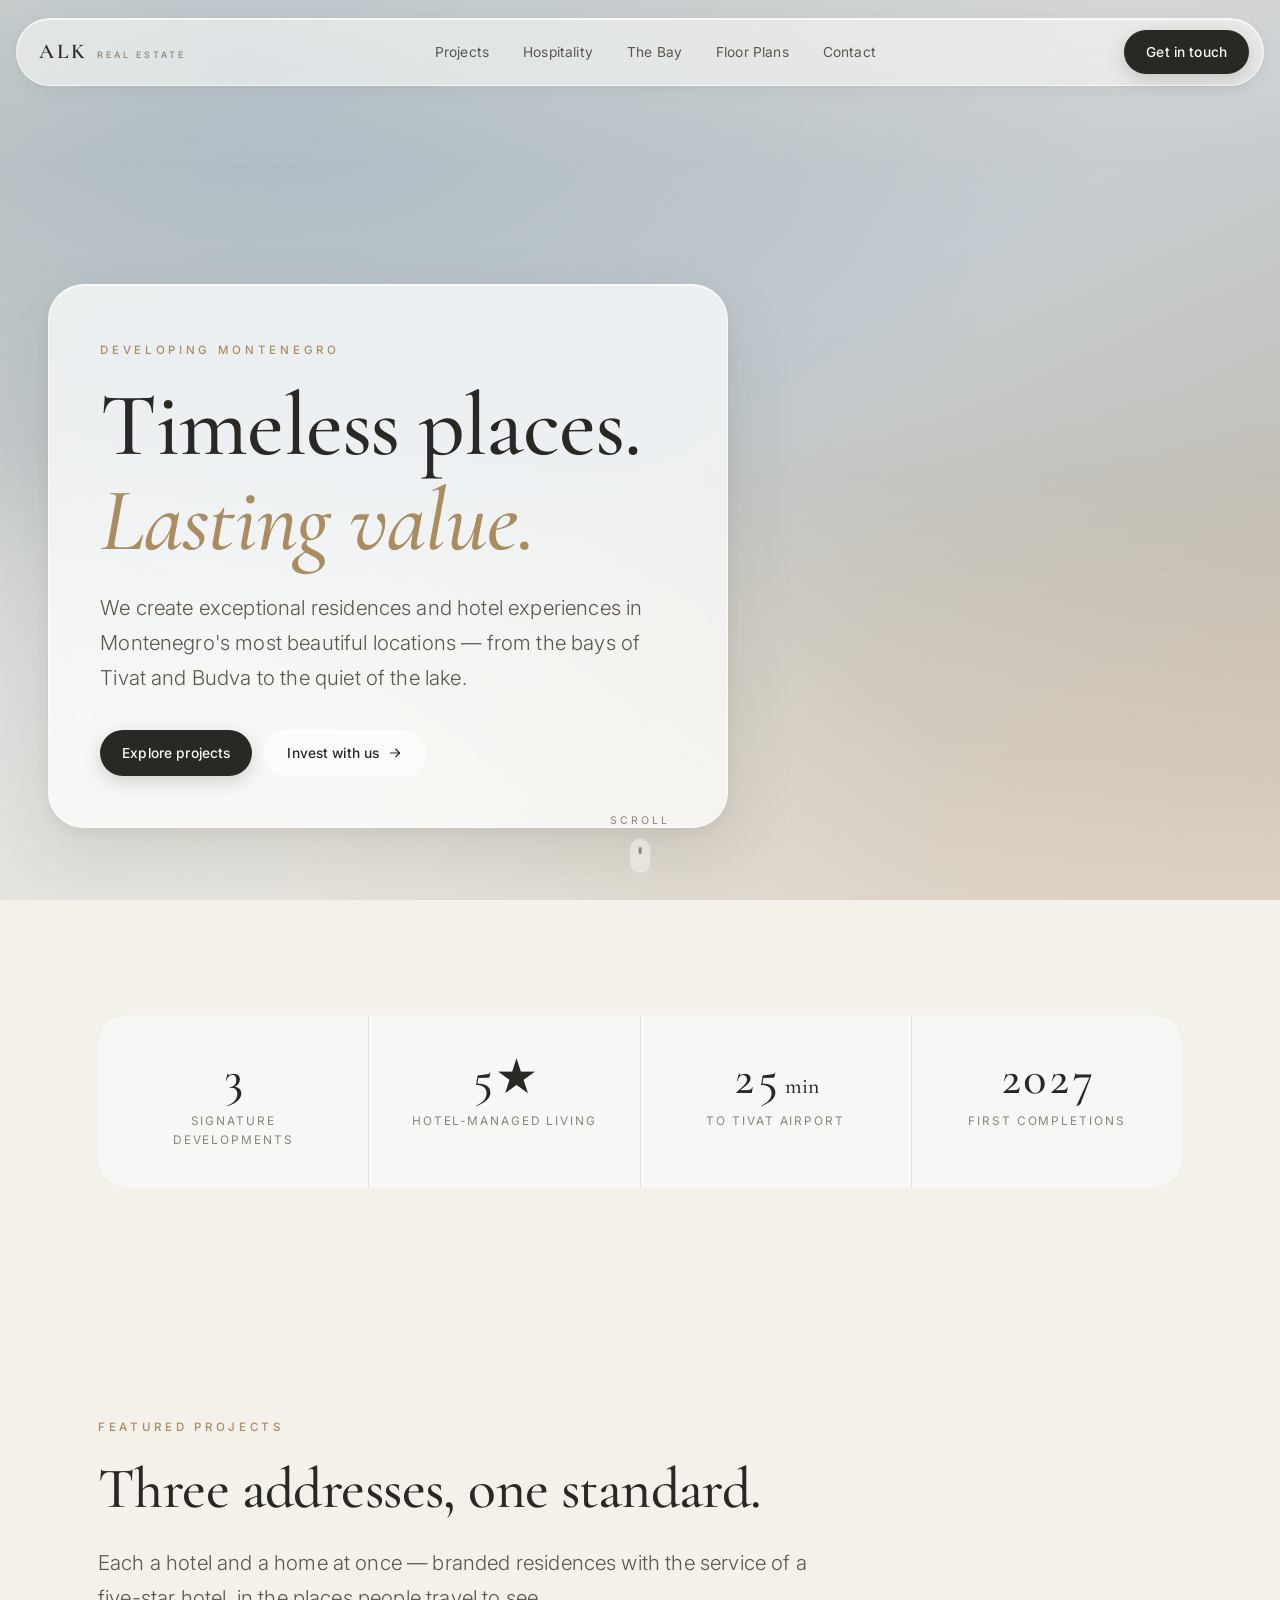
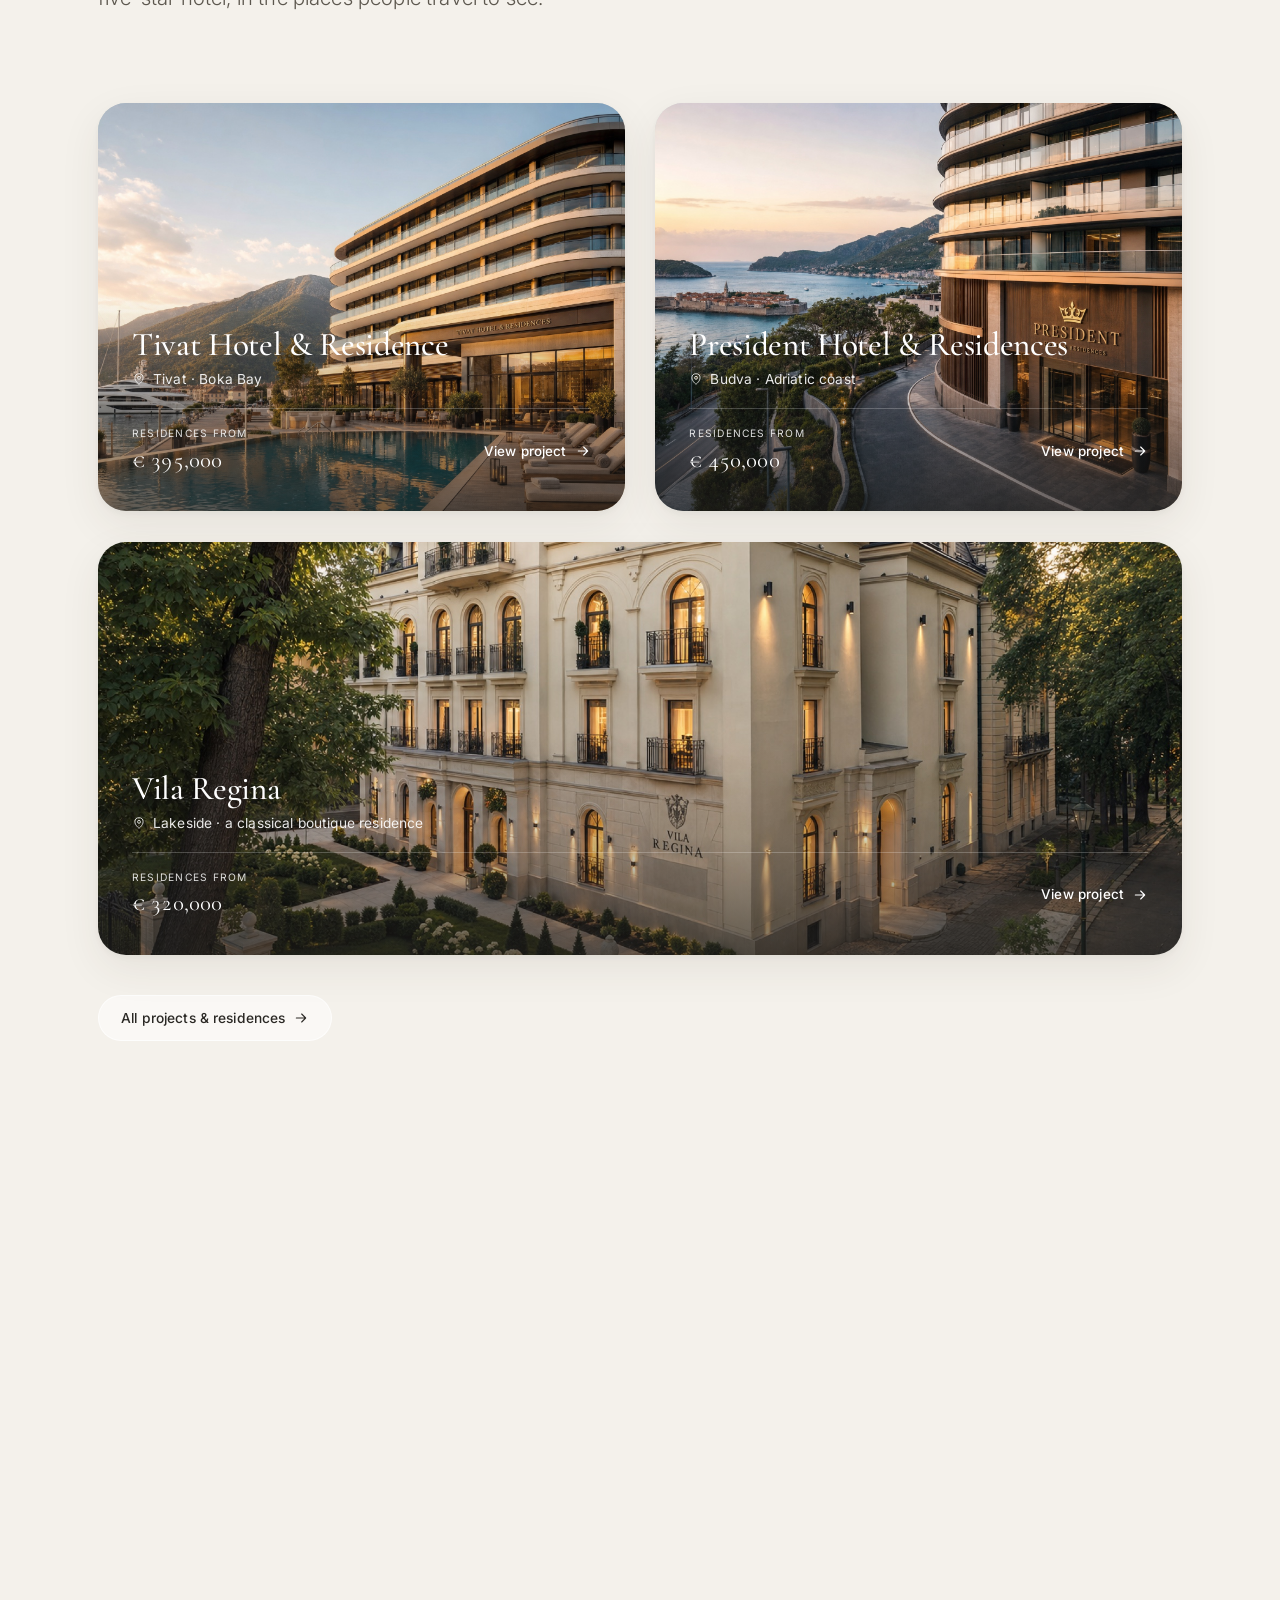
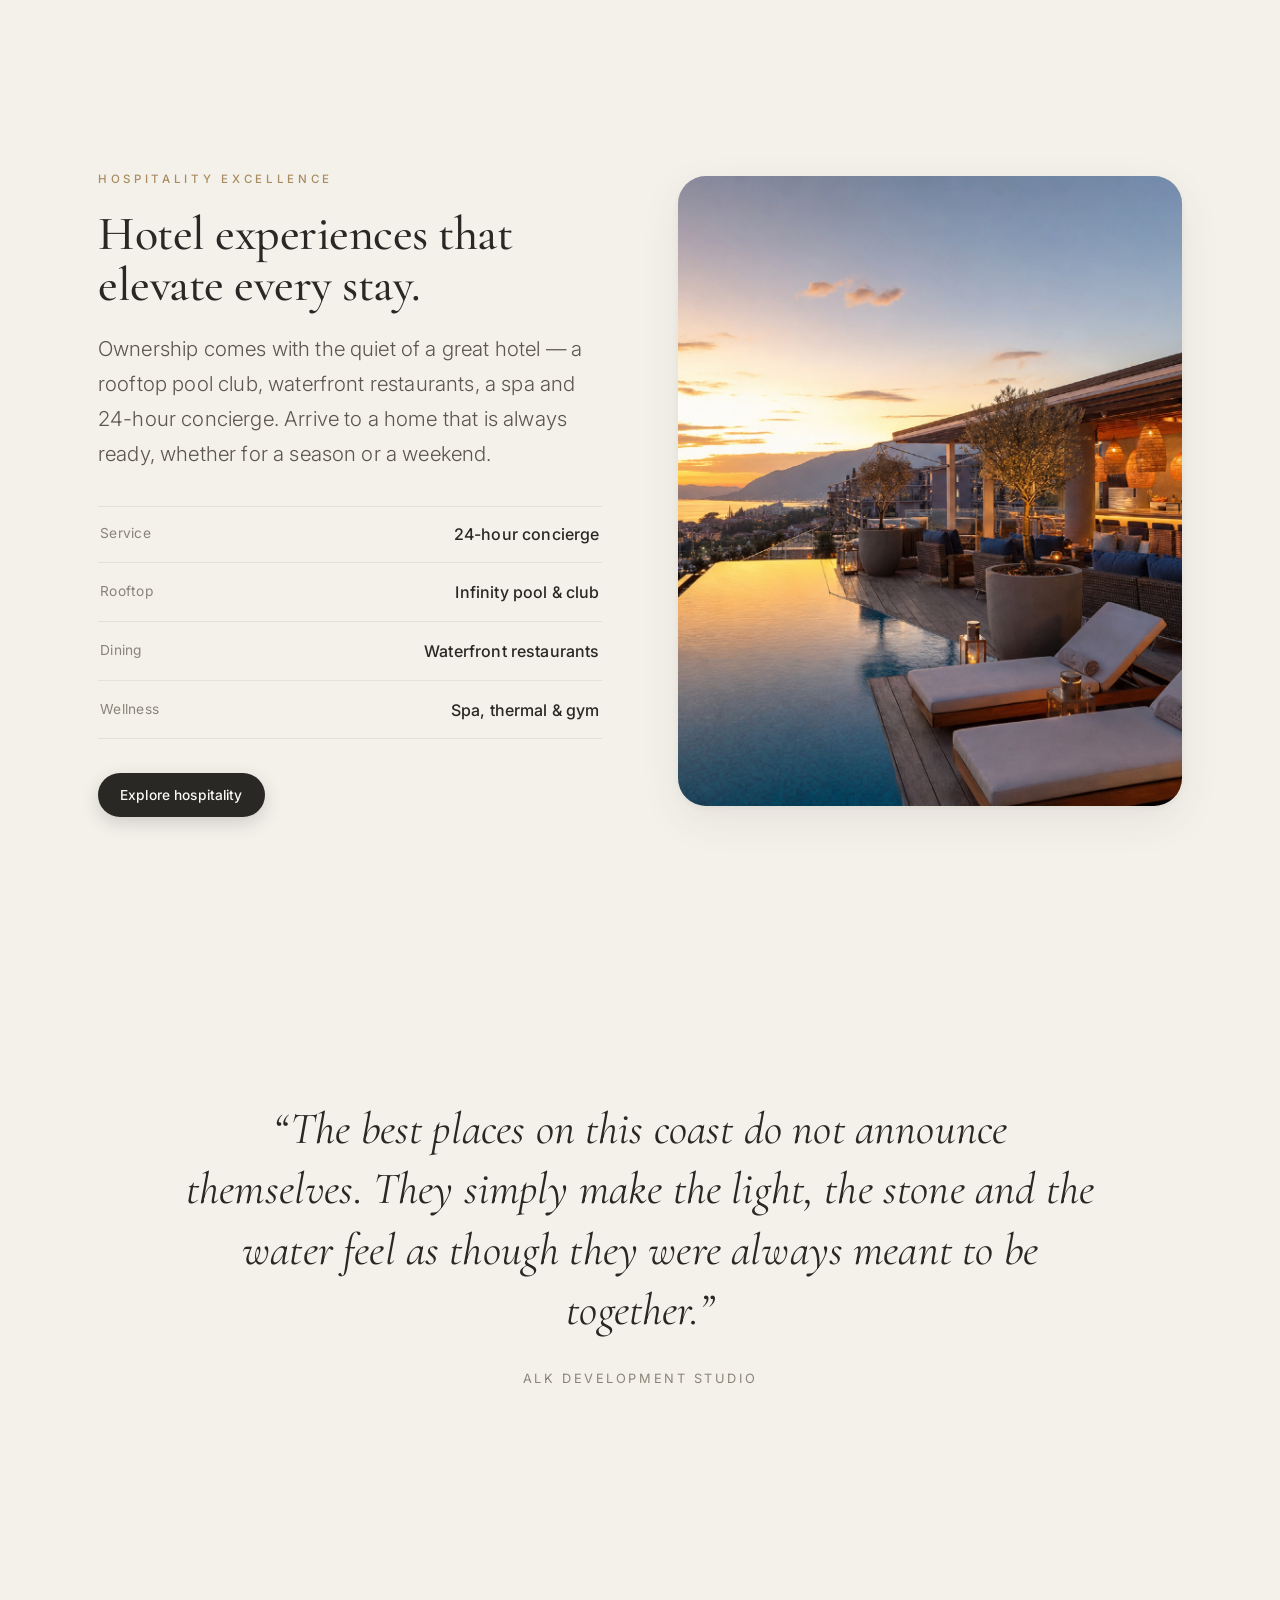
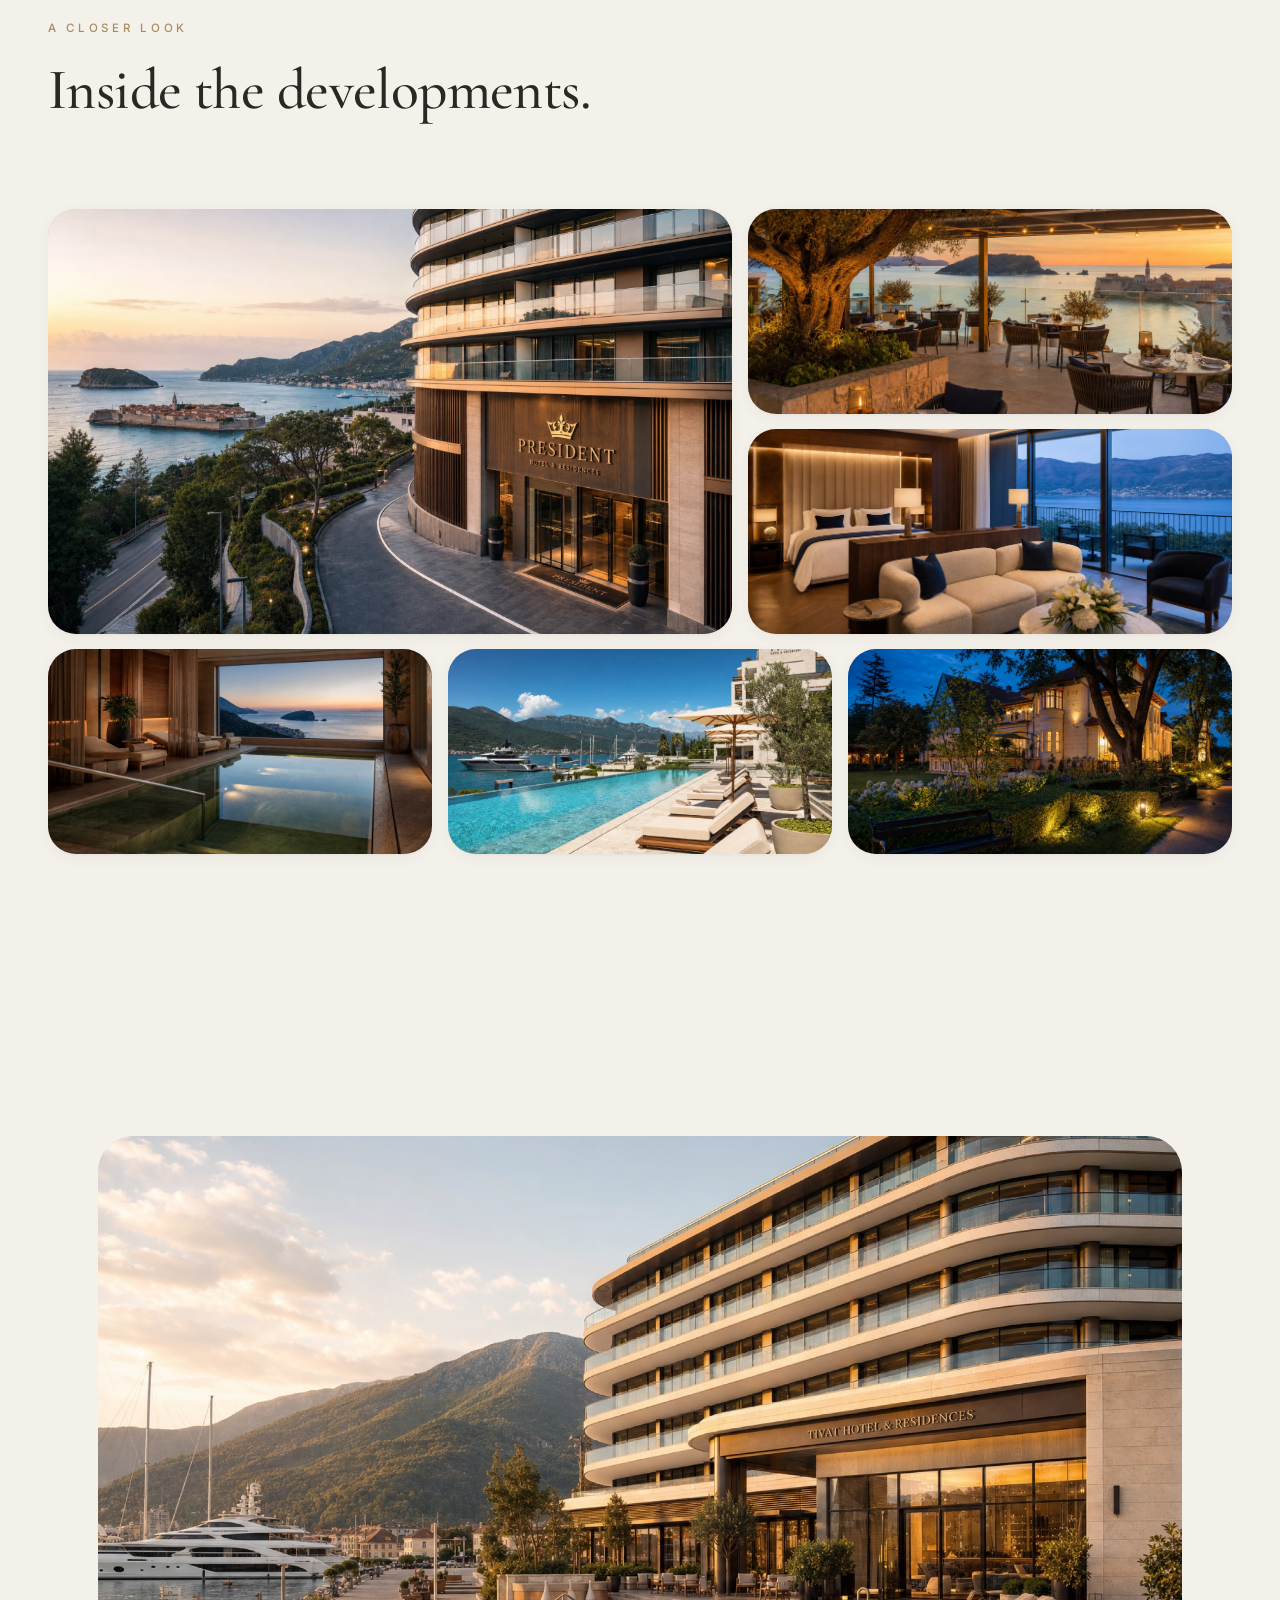
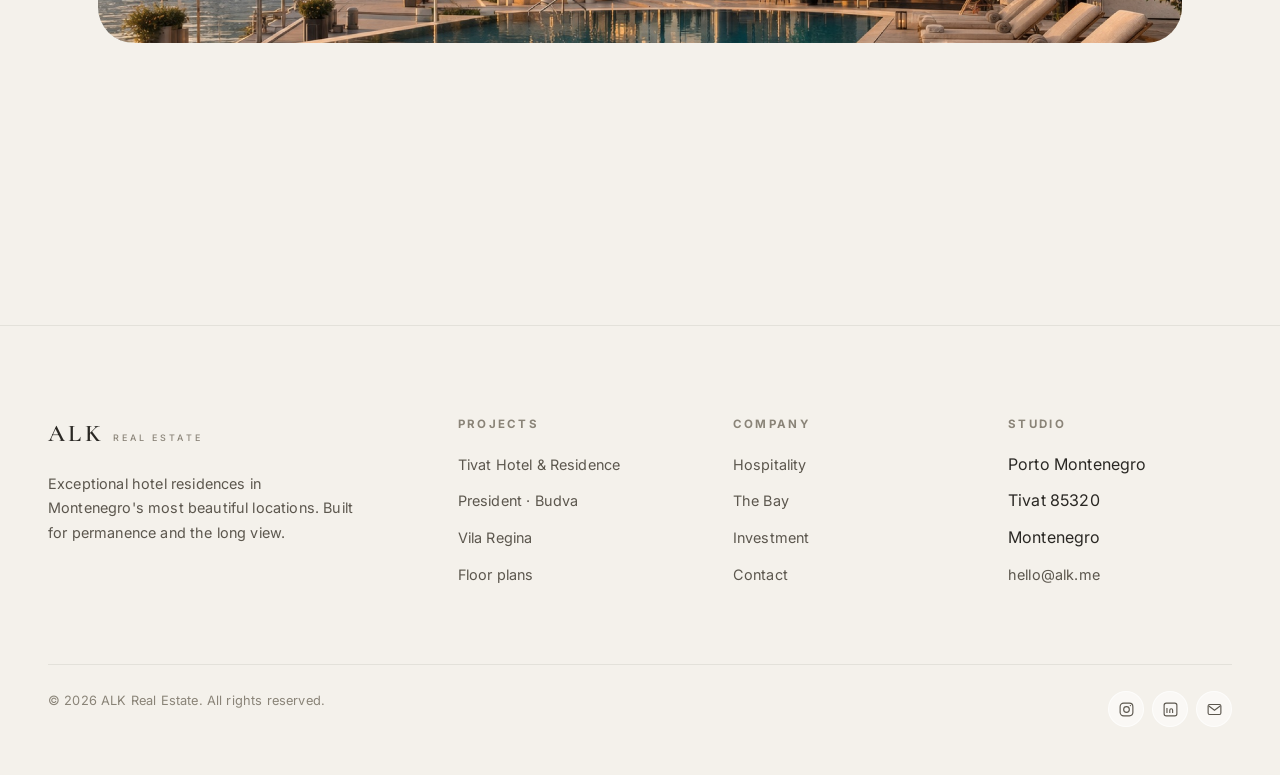
<file: index.html>
<!DOCTYPE html>
<html lang="en">
<head>
<meta charset="UTF-8">
<meta name="viewport" content="width=device-width, initial-scale=1">
<meta name="description" content="ALK Real Estate — exceptional hotel residences in Montenegro's most beautiful locations. Tivat, Budva & Vila Regina. Timeless places, lasting value.">
<title>ALK Real Estate — Timeless Places. Lasting Value.</title>
<link rel="preconnect" href="https://fonts.googleapis.com">
<link rel="preconnect" href="https://fonts.gstatic.com" crossorigin>
<link rel="stylesheet" href="assets/css/style.css">
</head>
<body>

<!-- ============ NAV ============ -->
<header class="nav" id="nav">
  <div class="nav-inner">
    <a class="brand" href="index.html" aria-label="ALK Real Estate home">ALK <span class="sub">Real&nbsp;Estate</span></a>
    <nav class="nav-links" aria-label="Primary">
      <a href="residences.html">Projects</a>
      <a href="hospitality.html">Hospitality</a>
      <a href="location.html">The&nbsp;Bay</a>
      <a href="residence.html">Floor&nbsp;Plans</a>
      <a href="contact.html">Contact</a>
    </nav>
    <a href="contact.html" class="btn-pill btn-primary nav-cta">Get in touch</a>
    <button class="nav-toggle" aria-label="Open menu" aria-expanded="false" aria-controls="mobileMenu">
      <svg viewBox="0 0 24 24" fill="none" stroke="currentColor" stroke-width="1.6"><path d="M4 7h16M4 12h16M4 17h16" stroke-linecap="round"/></svg>
    </button>
  </div>
</header>
<nav class="mobile-menu" id="mobileMenu" aria-label="Mobile">
  <a href="residences.html">Projects</a><a href="hospitality.html">Hospitality</a><a href="location.html">The Bay</a><a href="residence.html">Floor Plans</a><a href="contact.html">Contact</a>
</nav>

<!-- ============ HERO ============ -->
<section class="hero">
  <div class="hero-bg">
    <div class="ph"></div>
    <img src="assets/img/tivat-exterior.jpg" alt="Tivat Hotel &amp; Residences — waterfront façade, infinity pool and marina at golden hour on Boka Bay">
  </div>
  <div class="wrap-wide">
    <div class="hero-card glass-strong reveal in">
      <span class="eyebrow">Developing Montenegro</span>
      <h1 class="serif">Timeless places.<br><em>Lasting value.</em></h1>
      <p class="lede">We create exceptional residences and hotel experiences in Montenegro's most beautiful locations — from the bays of Tivat and Budva to the quiet of the lake.</p>
      <div class="hero-actions">
        <a href="residences.html" class="btn-pill btn-primary">Explore projects</a>
        <a href="contact.html" class="btn-pill btn-ghost">Invest with us
          <svg width="16" height="16" viewBox="0 0 24 24" fill="none" stroke="currentColor" stroke-width="1.6"><path d="M5 12h14M13 6l6 6-6 6" stroke-linecap="round" stroke-linejoin="round"/></svg>
        </a>
      </div>
    </div>
  </div>
  <div class="scroll-cue" aria-hidden="true"><span>Scroll</span><span class="dot"></span></div>
</section>

<!-- ============ TRUST STRIP ============ -->
<section class="section-pad-sm">
  <div class="wrap">
    <div class="stat-strip reveal">
      <div class="stat"><div class="num tabular">3</div><div class="lab">Signature developments</div></div>
      <div class="stat"><div class="num tabular">5★</div><div class="lab">Hotel-managed living</div></div>
      <div class="stat"><div class="num tabular">25<span style="font-size:.45em"> min</span></div><div class="lab">To Tivat airport</div></div>
      <div class="stat"><div class="num tabular">2027</div><div class="lab">First completions</div></div>
    </div>
  </div>
</section>

<!-- ============ FEATURED PROJECTS ============ -->
<section class="section-pad-sm">
  <div class="wrap">
    <div class="section-head reveal">
      <span class="eyebrow">Featured Projects</span>
      <h2 class="serif">Three addresses, one standard.</h2>
      <p class="lede">Each a hotel and a home at once — branded residences with the service of a five-star hotel, in the places people travel to see.</p>
    </div>
    <div class="dev-grid">

      <a href="residences.html#tivat" class="dev-card reveal">
        <span class="badge is-build"><span class="dot"></span>Under construction</span>
        <div class="frame"><div class="ph"></div>
          <img src="assets/img/tivat-exterior.jpg" alt="Tivat Hotel &amp; Residences façade above the marina" loading="lazy"></div>
        <div class="dev-body">
          <h3 class="serif">Tivat Hotel &amp; Residence</h3>
          <p class="dev-loc"><svg viewBox="0 0 24 24" fill="none" stroke="currentColor" stroke-width="1.5" width="14" height="14"><path d="M12 21s-7-5.2-7-11a7 7 0 0114 0c0 5.8-7 11-7 11z"/><circle cx="12" cy="10" r="2.5"/></svg> Tivat · Boka Bay</p>
          <div class="dev-foot"><span class="dev-price tabular"><small>Residences from</small>€ 395,000</span><span class="dev-go">View project <svg width="16" height="16" viewBox="0 0 24 24" fill="none" stroke="currentColor" stroke-width="1.7"><path d="M5 12h14M13 6l6 6-6 6" stroke-linecap="round" stroke-linejoin="round"/></svg></span></div>
        </div>
      </a>

      <a href="residences.html#president" class="dev-card reveal d1">
        <span class="badge is-new"><span class="dot"></span>Now selling</span>
        <div class="frame"><div class="ph ph-2"></div>
          <img src="assets/img/president-exterior.jpg" alt="President Hotel &amp; Residences Budva, overlooking the old town at golden hour" loading="lazy"></div>
        <div class="dev-body">
          <h3 class="serif">President Hotel &amp; Residences</h3>
          <p class="dev-loc"><svg viewBox="0 0 24 24" fill="none" stroke="currentColor" stroke-width="1.5" width="14" height="14"><path d="M12 21s-7-5.2-7-11a7 7 0 0114 0c0 5.8-7 11-7 11z"/><circle cx="12" cy="10" r="2.5"/></svg> Budva · Adriatic coast</p>
          <div class="dev-foot"><span class="dev-price tabular"><small>Residences from</small>€ 450,000</span><span class="dev-go">View project <svg width="16" height="16" viewBox="0 0 24 24" fill="none" stroke="currentColor" stroke-width="1.7"><path d="M5 12h14M13 6l6 6-6 6" stroke-linecap="round" stroke-linejoin="round"/></svg></span></div>
        </div>
      </a>

    </div>

    <!-- Vila Regina — modest third project -->
    <a href="residences.html#vila-regina" class="dev-card reveal" style="display:block;margin-top:clamp(20px,2.4vw,32px)">
      <span class="badge is-soon"><span class="dot"></span>Coming soon</span>
      <div class="frame" style="aspect-ratio:21/8"><div class="ph ph-3"></div>
        <img src="assets/img/vila-regina-exterior.jpg" alt="Vila Regina — a classical lakeside residence at dusk" loading="lazy"></div>
      <div class="dev-body">
        <h3 class="serif">Vila Regina</h3>
        <p class="dev-loc"><svg viewBox="0 0 24 24" fill="none" stroke="currentColor" stroke-width="1.5" width="14" height="14"><path d="M12 21s-7-5.2-7-11a7 7 0 0114 0c0 5.8-7 11-7 11z"/><circle cx="12" cy="10" r="2.5"/></svg> Lakeside · a classical boutique residence</p>
        <div class="dev-foot"><span class="dev-price tabular"><small>Residences from</small>€ 320,000</span><span class="dev-go">View project <svg width="16" height="16" viewBox="0 0 24 24" fill="none" stroke="currentColor" stroke-width="1.7"><path d="M5 12h14M13 6l6 6-6 6" stroke-linecap="round" stroke-linejoin="round"/></svg></span></div>
      </div>
    </a>

    <div style="margin-top:40px" class="reveal">
      <a href="residences.html" class="btn-pill btn-ghost">All projects &amp; residences
        <svg width="16" height="16" viewBox="0 0 24 24" fill="none" stroke="currentColor" stroke-width="1.6"><path d="M5 12h14M13 6l6 6-6 6" stroke-linecap="round" stroke-linejoin="round"/></svg>
      </a>
    </div>
  </div>
</section>

<!-- ============ WHY / FEATURE CHIPS ============ -->
<section class="section-pad-sm">
  <div class="wrap">
    <div class="feature-row reveal">
      <div class="feature-cell">
        <span class="ico"><svg viewBox="0 0 24 24" fill="none" stroke="currentColor" stroke-width="1.5"><path d="M12 21s-7-5.2-7-11a7 7 0 0114 0c0 5.8-7 11-7 11z"/><circle cx="12" cy="10" r="2.5"/></svg></span>
        <h4>Prime locations</h4><p>Waterfront and lakeside sites chosen for the view that lasts.</p>
      </div>
      <div class="feature-cell">
        <span class="ico"><svg viewBox="0 0 24 24" fill="none" stroke="currentColor" stroke-width="1.5"><path d="M3 21h18M5 21V8l7-4 7 4v13M9 21v-5h6v5"/></svg></span>
        <h4>Hotel &amp; lifestyle</h4><p>Concierge, spa, restaurants and a rooftop pool club — a home that runs itself.</p>
      </div>
      <div class="feature-cell">
        <span class="ico"><svg viewBox="0 0 24 24" fill="none" stroke="currentColor" stroke-width="1.5"><path d="M3 21V8l9-5 9 5v13M9 21v-6h6v6"/></svg></span>
        <h4>Designed to last</h4><p>Local stone, timeless interiors and architecture made to weather softly.</p>
      </div>
      <div class="feature-cell">
        <span class="ico"><svg viewBox="0 0 24 24" fill="none" stroke="currentColor" stroke-width="1.5"><path d="M4 19V5M4 19h16M8 16l4-5 3 3 4-6"/></svg></span>
        <h4>Investment potential</h4><p>Optional managed rental and strong yield on a rising coast.</p>
      </div>
    </div>
  </div>
</section>

<!-- ============ HOSPITALITY SPLIT ============ -->
<section class="section-pad">
  <div class="wrap">
    <div class="split reverse">
      <div class="split-media frame hover-zoom reveal"><div class="ph ph-3"></div>
        <img src="assets/img/tivat-rooftop.jpg" alt="Rooftop infinity pool and bar overlooking the bay at sunset" loading="lazy"></div>
      <div class="split-body reveal d1">
        <span class="eyebrow">Hospitality Excellence</span>
        <h2 class="serif" style="margin-top:18px">Hotel experiences that elevate every stay.</h2>
        <p class="lede">Ownership comes with the quiet of a great hotel — a rooftop pool club, waterfront restaurants, a spa and 24-hour concierge. Arrive to a home that is always ready, whether for a season or a weekend.</p>
        <div class="meta-list">
          <div class="meta-row"><span class="k">Service</span><span class="v">24-hour concierge</span></div>
          <div class="meta-row"><span class="k">Rooftop</span><span class="v">Infinity pool &amp; club</span></div>
          <div class="meta-row"><span class="k">Dining</span><span class="v">Waterfront restaurants</span></div>
          <div class="meta-row"><span class="k">Wellness</span><span class="v">Spa, thermal &amp; gym</span></div>
        </div>
        <div style="margin-top:34px"><a href="hospitality.html" class="btn-pill btn-primary">Explore hospitality</a></div>
      </div>
    </div>
  </div>
</section>

<!-- ============ QUOTE ============ -->
<section class="section-pad-sm">
  <div class="wrap">
    <blockquote class="quote reveal">
      <p>“The best places on this coast do not announce themselves. They simply make the light, the stone and the water feel as though they were always meant to be together.”</p>
      <cite>ALK Development Studio</cite>
    </blockquote>
  </div>
</section>

<!-- ============ GALLERY ============ -->
<section class="section-pad-sm">
  <div class="wrap-wide">
    <div class="section-head reveal"><span class="eyebrow">A Closer Look</span><h2 class="serif">Inside the developments.</h2></div>
    <div class="gallery reveal">
      <div class="frame hover-zoom g-a"><div class="ph"></div><img src="assets/img/president-exterior.jpg" alt="President Budva exterior over the old town" loading="lazy"></div>
      <div class="frame hover-zoom g-b"><div class="ph ph-2"></div><img src="assets/img/president-restaurant.jpg" alt="Restaurant terrace at sunset" loading="lazy"></div>
      <div class="frame hover-zoom g-c"><div class="ph ph-3"></div><img src="assets/img/tivat-suite.jpg" alt="Suite living room with sea view" loading="lazy"></div>
      <div class="frame hover-zoom g-d"><div class="ph ph-2"></div><img src="assets/img/president-spa.jpg" alt="Spa relaxation pool" loading="lazy"></div>
      <div class="frame hover-zoom g-e"><div class="ph"></div><img src="assets/img/tivat-pool-deck.jpg" alt="Waterfront pool deck" loading="lazy"></div>
      <div class="frame hover-zoom g-f"><div class="ph ph-3"></div><img src="assets/img/vila-regina-garden.jpg" alt="Vila Regina garden at dusk" loading="lazy"></div>
    </div>
  </div>
</section>

<!-- ============ CTA BAND ============ -->
<section class="section-pad">
  <div class="wrap">
    <div class="cta-band reveal">
      <div class="frame"><div class="ph ph-2"></div><img src="assets/img/tivat-exterior.jpg" alt="" loading="lazy"></div>
      <div class="cta-content">
        <span class="eyebrow">Private Viewings</span>
        <h2 class="serif" style="margin-top:16px">Spend an afternoon by the bay.</h2>
        <p class="lede">We host a small number of private viewings each month, on site and by appointment. Tell us a little about what you are looking for.</p>
        <div class="cta-actions">
          <a href="contact.html" class="btn-pill btn-primary">Arrange a viewing</a>
          <a href="residences.html" class="btn-pill btn-ghost">Browse residences</a>
        </div>
      </div>
    </div>
  </div>
</section>

<!-- ============ FOOTER ============ -->
<footer class="footer">
  <div class="wrap-wide">
    <div class="footer-grid">
      <div><div class="brand">ALK <span class="sub">Real&nbsp;Estate</span></div><p>Exceptional hotel residences in Montenegro's most beautiful locations. Built for permanence and the long view.</p></div>
      <div><h5>Projects</h5><ul><li><a href="residences.html#tivat">Tivat Hotel &amp; Residence</a></li><li><a href="residences.html#president">President · Budva</a></li><li><a href="residences.html#vila-regina">Vila Regina</a></li><li><a href="residence.html">Floor plans</a></li></ul></div>
      <div><h5>Company</h5><ul><li><a href="hospitality.html">Hospitality</a></li><li><a href="location.html">The Bay</a></li><li><a href="contact.html">Investment</a></li><li><a href="contact.html">Contact</a></li></ul></div>
      <div><h5>Studio</h5><ul><li>Porto Montenegro</li><li>Tivat 85320</li><li>Montenegro</li><li><a href="contact.html">hello@alk.me</a></li></ul></div>
    </div>
    <div class="footer-base">
      <span>© <span data-year>2026</span> ALK Real Estate. All rights reserved.</span>
      <div class="socials">
        <a href="#" aria-label="Instagram"><svg viewBox="0 0 24 24" fill="none" stroke="currentColor" stroke-width="1.6"><rect x="3" y="3" width="18" height="18" rx="5"/><circle cx="12" cy="12" r="4"/><circle cx="17.5" cy="6.5" r="1" fill="currentColor" stroke="none"/></svg></a>
        <a href="#" aria-label="LinkedIn"><svg viewBox="0 0 24 24" fill="none" stroke="currentColor" stroke-width="1.6"><rect x="3" y="3" width="18" height="18" rx="3"/><path d="M7 10v7M7 7v.01M11 17v-4a2 2 0 014 0v4"/></svg></a>
        <a href="#" aria-label="Email"><svg viewBox="0 0 24 24" fill="none" stroke="currentColor" stroke-width="1.6"><rect x="3" y="5" width="18" height="14" rx="2"/><path d="M4 7l8 6 8-6"/></svg></a>
      </div>
    </div>
  </div>
</footer>

<script src="assets/js/main.js"></script>
</body>
</html>
</file>
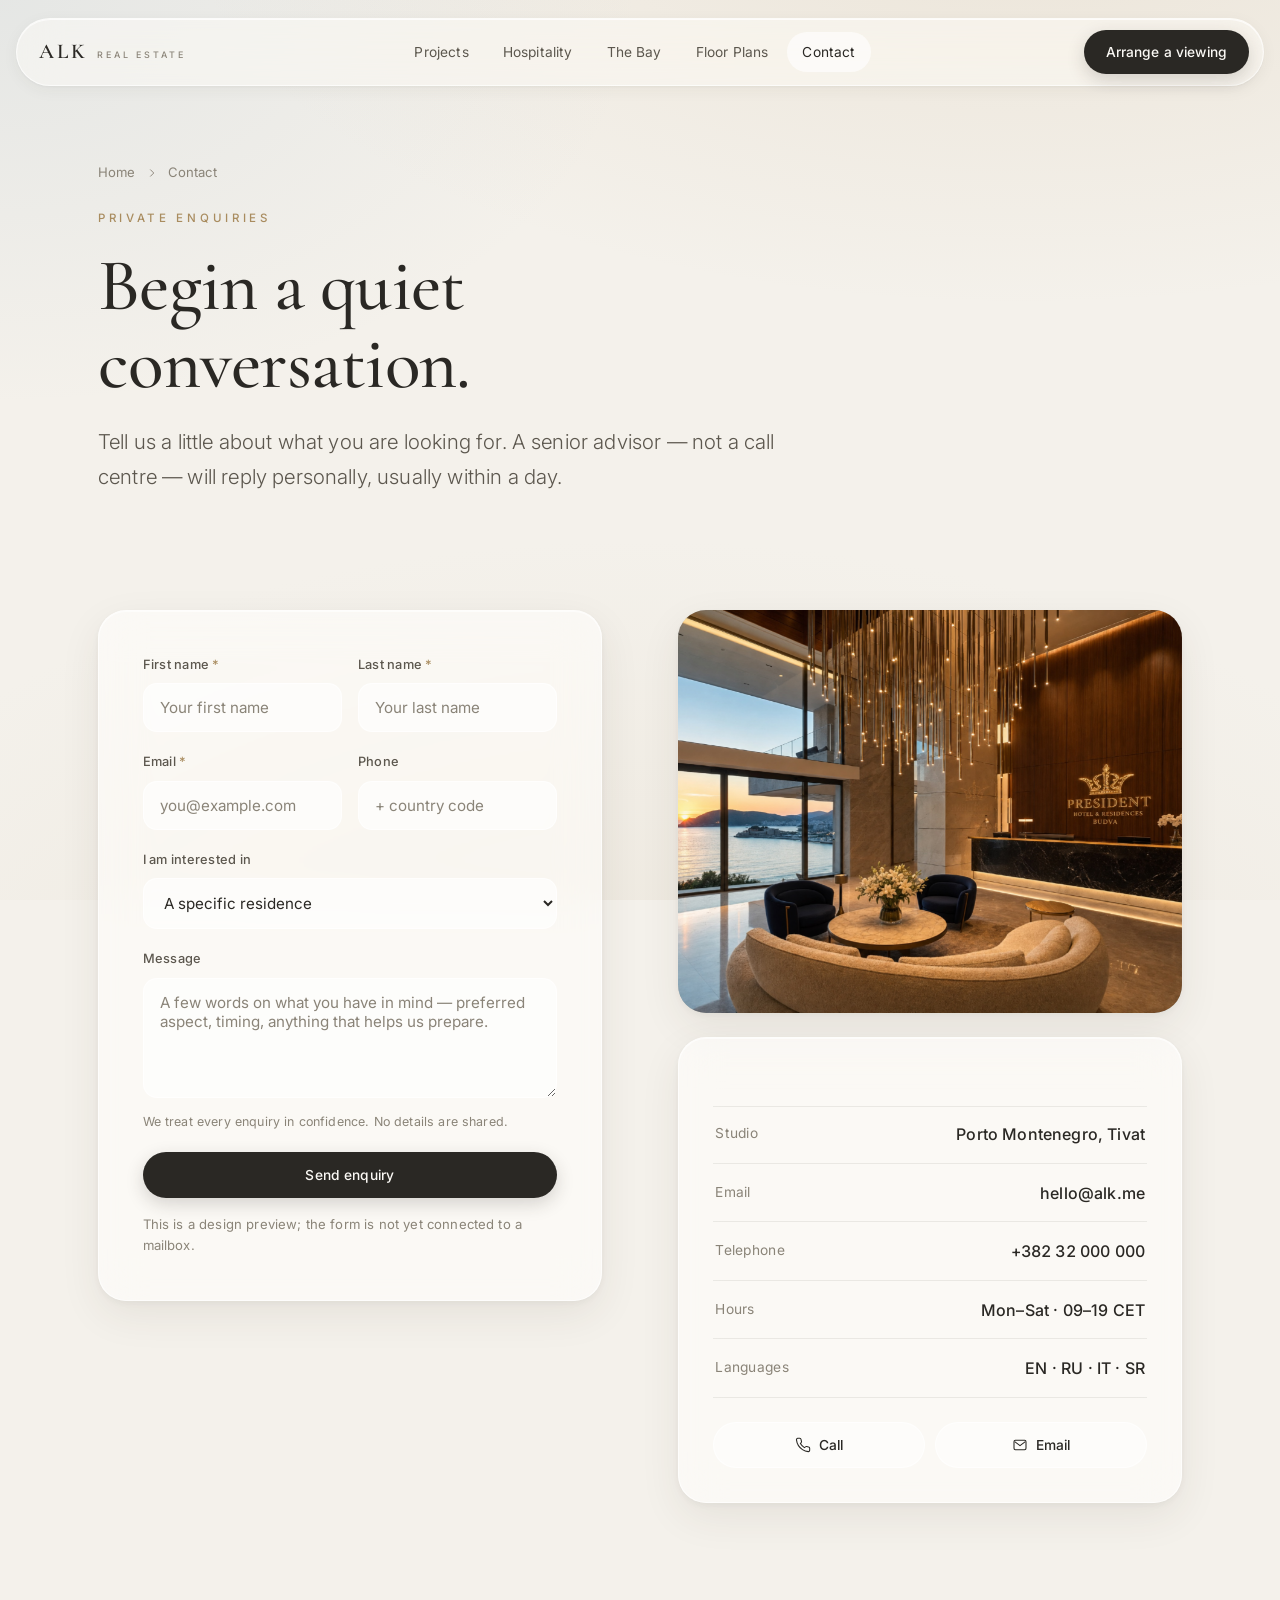
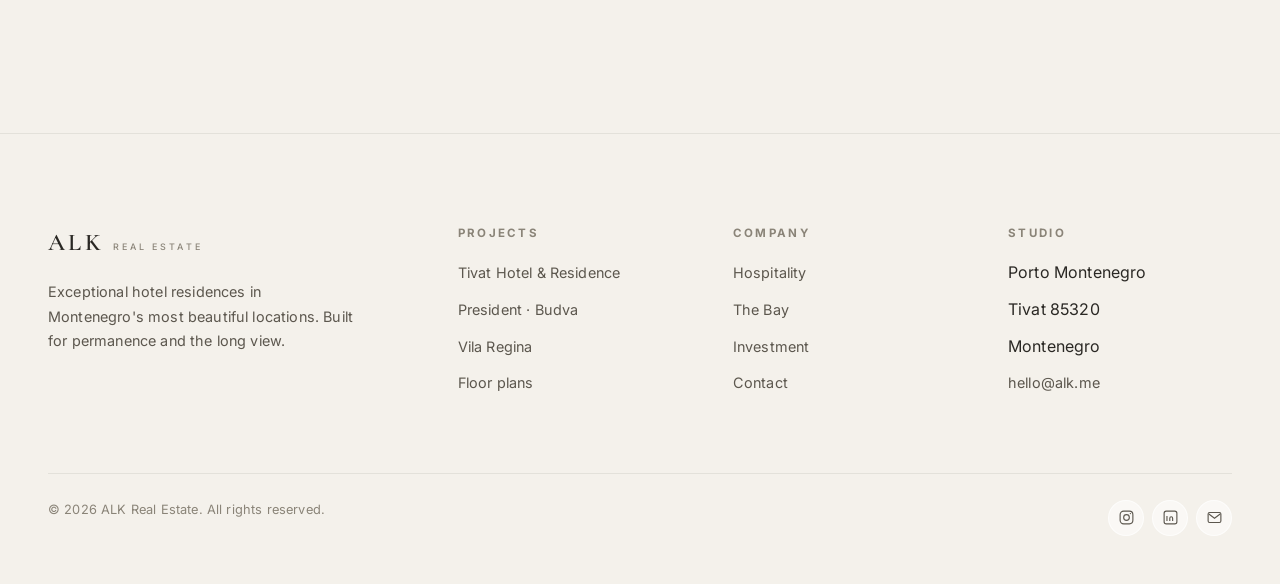
<file: contact.html>
<!DOCTYPE html>
<html lang="en">
<head>
<meta charset="UTF-8">
<meta name="viewport" content="width=device-width, initial-scale=1">
<meta name="description" content="Contact ALK Real Estate — arrange a private viewing of residences and hospitality on the Adriatic coast of Montenegro.">
<title>Contact — ALK Real Estate</title>
<link rel="preconnect" href="https://fonts.googleapis.com">
<link rel="preconnect" href="https://fonts.gstatic.com" crossorigin>
<link rel="stylesheet" href="assets/css/style.css">
</head>
<body>

<!-- ============ NAV ============ -->
<header class="nav" id="nav">
  <div class="nav-inner">
    <a class="brand" href="index.html" aria-label="ALK Real Estate home">ALK <span class="sub">Real&nbsp;Estate</span></a>
    <nav class="nav-links" aria-label="Primary">
      <a href="residences.html">Projects</a>
      <a href="hospitality.html">Hospitality</a>
      <a href="location.html">The&nbsp;Bay</a>
      <a href="residence.html">Floor&nbsp;Plans</a>
      <a href="contact.html" class="active" aria-current="page">Contact</a>
    </nav>
    <a href="contact.html" class="btn-pill btn-primary nav-cta">Arrange a viewing</a>
    <button class="nav-toggle" aria-label="Open menu" aria-expanded="false" aria-controls="mobileMenu">
      <svg viewBox="0 0 24 24" fill="none" stroke="currentColor" stroke-width="1.6"><path d="M4 7h16M4 12h16M4 17h16" stroke-linecap="round"/></svg>
    </button>
  </div>
</header>
<nav class="mobile-menu" id="mobileMenu" aria-label="Mobile">
  <a href="residences.html">Projects</a><a href="hospitality.html">Hospitality</a><a href="location.html">The Bay</a><a href="residence.html">Floor Plans</a><a href="contact.html">Contact</a>
</nav>

<!-- ============ PAGE HERO ============ -->
<section class="page-hero" style="padding-bottom:0">
  <div class="wrap">
    <nav class="breadcrumb reveal in" aria-label="Breadcrumb">
      <a href="index.html">Home</a>
      <svg viewBox="0 0 24 24" fill="none" stroke="currentColor" stroke-width="1.6"><path d="M9 6l6 6-6 6"/></svg>
      <span>Contact</span>
    </nav>
    <span class="eyebrow reveal in">Private Enquiries</span>
    <h1 class="serif reveal in">Begin a quiet<br>conversation.</h1>
    <p class="lede reveal in d1">Tell us a little about what you are looking for. A senior advisor — not a call centre — will reply personally, usually within a day.</p>
  </div>
</section>

<!-- ============ FORM + DETAILS ============ -->
<section class="section-pad-sm">
  <div class="wrap">
    <div class="split" style="align-items:start">

      <!-- FORM -->
      <div class="reveal">
        <form class="glass" data-demo style="border-radius:var(--r-lg); padding:clamp(26px,3.4vw,44px)" novalidate>
          <div class="field-row">
            <div class="field">
              <label for="fname">First name <span class="req" aria-hidden="true">*</span></label>
              <input id="fname" name="fname" type="text" autocomplete="given-name" required placeholder="Your first name">
            </div>
            <div class="field">
              <label for="lname">Last name <span class="req" aria-hidden="true">*</span></label>
              <input id="lname" name="lname" type="text" autocomplete="family-name" required placeholder="Your last name">
            </div>
          </div>
          <div class="field-row">
            <div class="field">
              <label for="email">Email <span class="req" aria-hidden="true">*</span></label>
              <input id="email" name="email" type="email" autocomplete="email" required placeholder="you@example.com">
            </div>
            <div class="field">
              <label for="phone">Phone</label>
              <input id="phone" name="phone" type="tel" autocomplete="tel" placeholder="+ country code">
            </div>
          </div>
          <div class="field">
            <label for="interest">I am interested in</label>
            <select id="interest" name="interest">
              <option>A specific residence</option>
              <option>The wider collection</option>
              <option>Hospitality &amp; managed living</option>
              <option>Investment &amp; managed rental</option>
              <option>Arranging a visit to the bay</option>
            </select>
          </div>
          <div class="field">
            <label for="message">Message</label>
            <textarea id="message" name="message" placeholder="A few words on what you have in mind — preferred aspect, timing, anything that helps us prepare."></textarea>
            <p class="helper">We treat every enquiry in confidence. No details are shared.</p>
          </div>
          <button type="submit" class="btn-pill btn-primary" data-label="Send enquiry" style="width:100%;justify-content:center;padding:15px">Send enquiry</button>
          <div class="form-ok" role="status" aria-live="polite">
            <svg viewBox="0 0 24 24" fill="none" stroke="currentColor" stroke-width="1.8"><path d="M20 6L9 17l-5-5" stroke-linecap="round" stroke-linejoin="round"/></svg>
            Thank you — your enquiry has reached us. An advisor will be in touch shortly.
          </div>
          <p class="form-note">This is a design preview; the form is not yet connected to a mailbox.</p>
        </form>
      </div>

      <!-- DETAILS -->
      <div class="reveal d1">
        <div class="frame" style="aspect-ratio:5/4; margin-bottom:24px">
          <div class="ph ph-3"></div>
          <img src="assets/img/president-lobby.jpg" alt="ALK studio and residents' lobby at Porto Montenegro" loading="lazy">
        </div>
        <div class="glass" style="border-radius:var(--r-lg); padding:clamp(24px,3vw,34px)">
          <div class="meta-list" style="border-top:none">
            <div class="meta-row" style="border-top:1px solid var(--hairline)"><span class="k">Studio</span><span class="v">Porto Montenegro, Tivat</span></div>
            <div class="meta-row"><span class="k">Email</span><span class="v">hello@alk.me</span></div>
            <div class="meta-row"><span class="k">Telephone</span><span class="v tabular">+382 32 000 000</span></div>
            <div class="meta-row"><span class="k">Hours</span><span class="v">Mon–Sat · 09–19 CET</span></div>
            <div class="meta-row"><span class="k">Languages</span><span class="v">EN · RU · IT · SR</span></div>
          </div>
          <div style="display:flex;gap:10px;margin-top:24px">
            <a href="#" class="btn-pill btn-ghost" style="flex:1;justify-content:center">
              <svg width="16" height="16" viewBox="0 0 24 24" fill="none" stroke="currentColor" stroke-width="1.6"><path d="M22 16.9v3a2 2 0 01-2.2 2 19.8 19.8 0 01-8.6-3 19.5 19.5 0 01-6-6 19.8 19.8 0 01-3-8.6A2 2 0 014.1 2h3a2 2 0 012 1.7c.1.9.3 1.8.6 2.6a2 2 0 01-.5 2.1L8.1 9.9a16 16 0 006 6l1.5-1.1a2 2 0 012.1-.5c.8.3 1.7.5 2.6.6a2 2 0 011.7 2z"/></svg>
              Call
            </a>
            <a href="#" class="btn-pill btn-ghost" style="flex:1;justify-content:center">
              <svg width="16" height="16" viewBox="0 0 24 24" fill="none" stroke="currentColor" stroke-width="1.6"><rect x="3" y="5" width="18" height="14" rx="2"/><path d="M4 7l8 6 8-6"/></svg>
              Email
            </a>
          </div>
        </div>
      </div>

    </div>
  </div>
</section>

<!-- ============ FOOTER ============ -->
<footer class="footer">
  <div class="wrap-wide">
    <div class="footer-grid">
      <div><div class="brand">ALK <span class="sub">Real&nbsp;Estate</span></div><p>Exceptional hotel residences in Montenegro's most beautiful locations. Built for permanence and the long view.</p></div>
      <div><h5>Projects</h5><ul><li><a href="residences.html#tivat">Tivat Hotel &amp; Residence</a></li><li><a href="residences.html#president">President · Budva</a></li><li><a href="residences.html#vila-regina">Vila Regina</a></li><li><a href="residence.html">Floor plans</a></li></ul></div>
      <div><h5>Company</h5><ul><li><a href="hospitality.html">Hospitality</a></li><li><a href="location.html">The Bay</a></li><li><a href="contact.html">Investment</a></li><li><a href="contact.html">Contact</a></li></ul></div>
      <div><h5>Studio</h5><ul><li>Porto Montenegro</li><li>Tivat 85320</li><li>Montenegro</li><li><a href="contact.html">hello@alk.me</a></li></ul></div>
    </div>
    <div class="footer-base">
      <span>© <span data-year>2026</span> ALK Real Estate. All rights reserved.</span>
      <div class="socials">
        <a href="#" aria-label="Instagram"><svg viewBox="0 0 24 24" fill="none" stroke="currentColor" stroke-width="1.6"><rect x="3" y="3" width="18" height="18" rx="5"/><circle cx="12" cy="12" r="4"/><circle cx="17.5" cy="6.5" r="1" fill="currentColor" stroke="none"/></svg></a>
        <a href="#" aria-label="LinkedIn"><svg viewBox="0 0 24 24" fill="none" stroke="currentColor" stroke-width="1.6"><rect x="3" y="3" width="18" height="18" rx="3"/><path d="M7 10v7M7 7v.01M11 17v-4a2 2 0 014 0v4"/></svg></a>
        <a href="#" aria-label="Email"><svg viewBox="0 0 24 24" fill="none" stroke="currentColor" stroke-width="1.6"><rect x="3" y="5" width="18" height="14" rx="2"/><path d="M4 7l8 6 8-6"/></svg></a>
      </div>
    </div>
  </div>
</footer>

<script src="assets/js/main.js"></script>
</body>
</html>
</file>
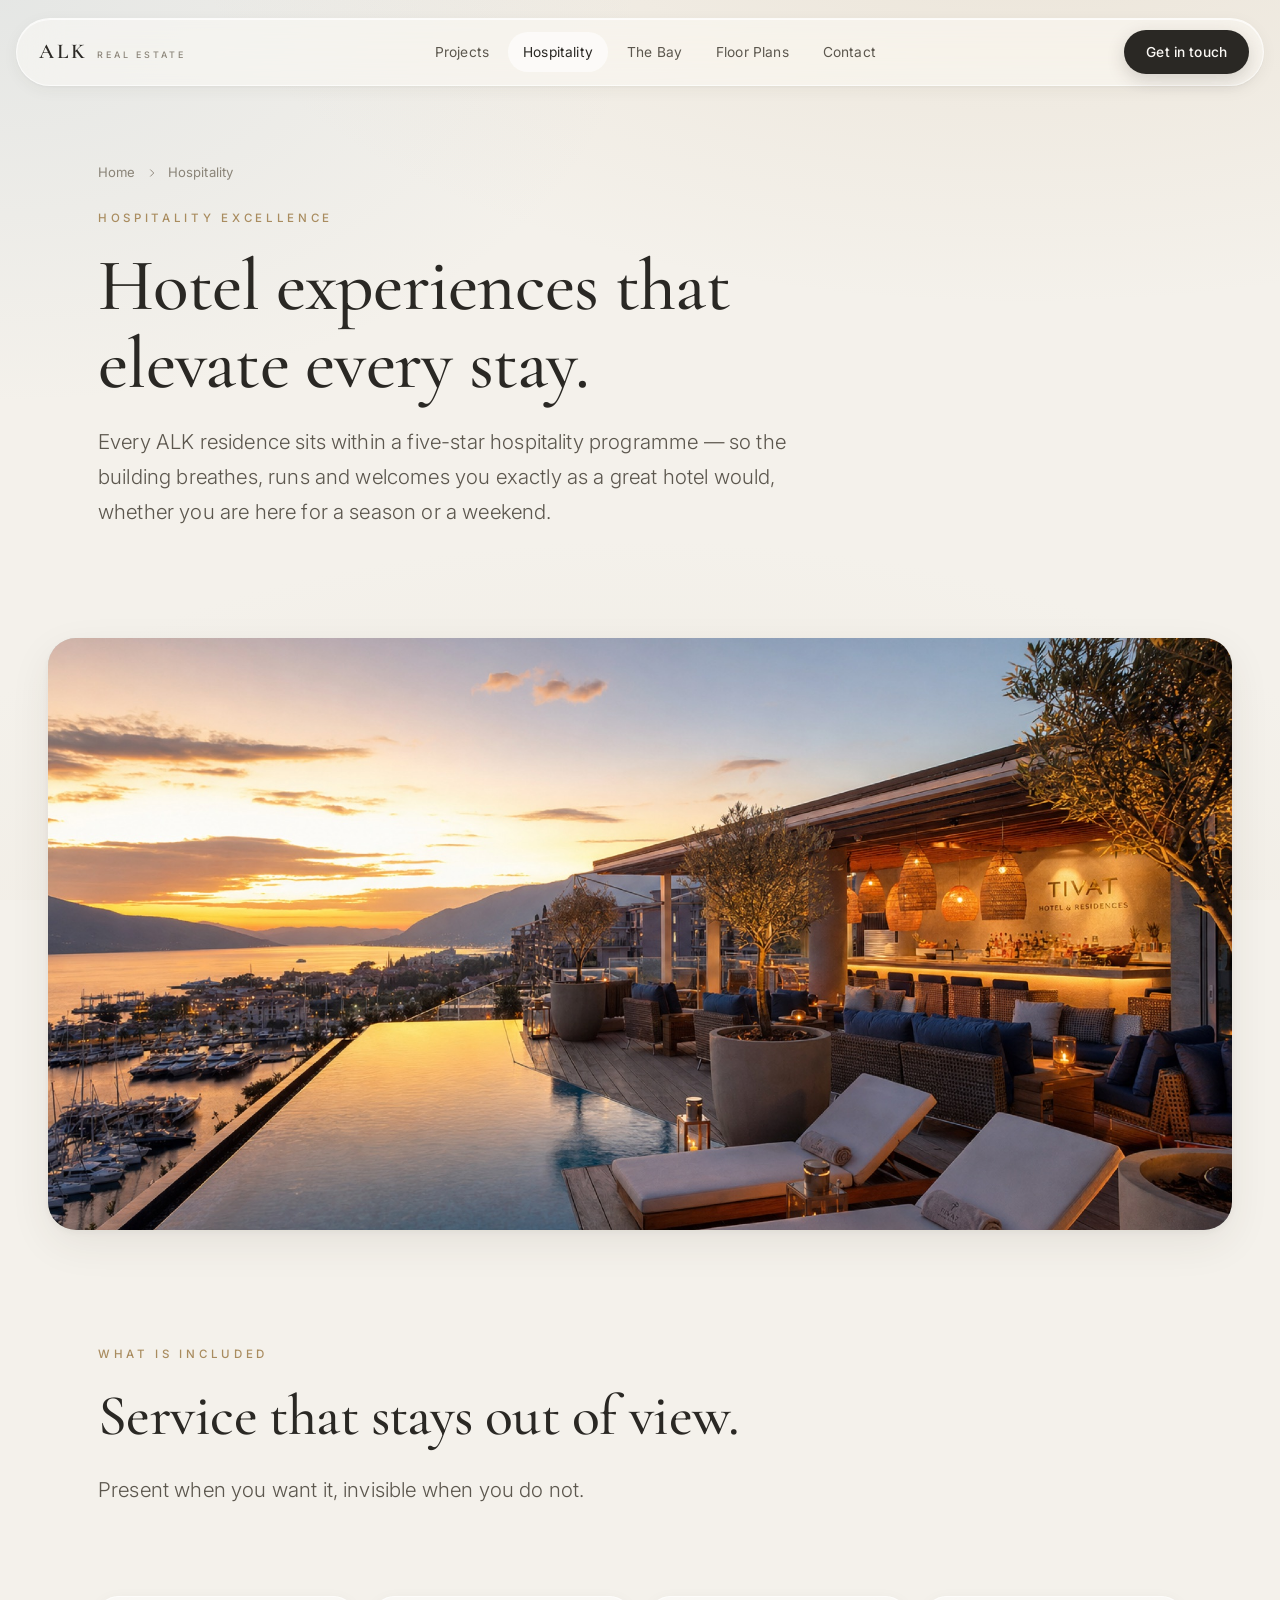
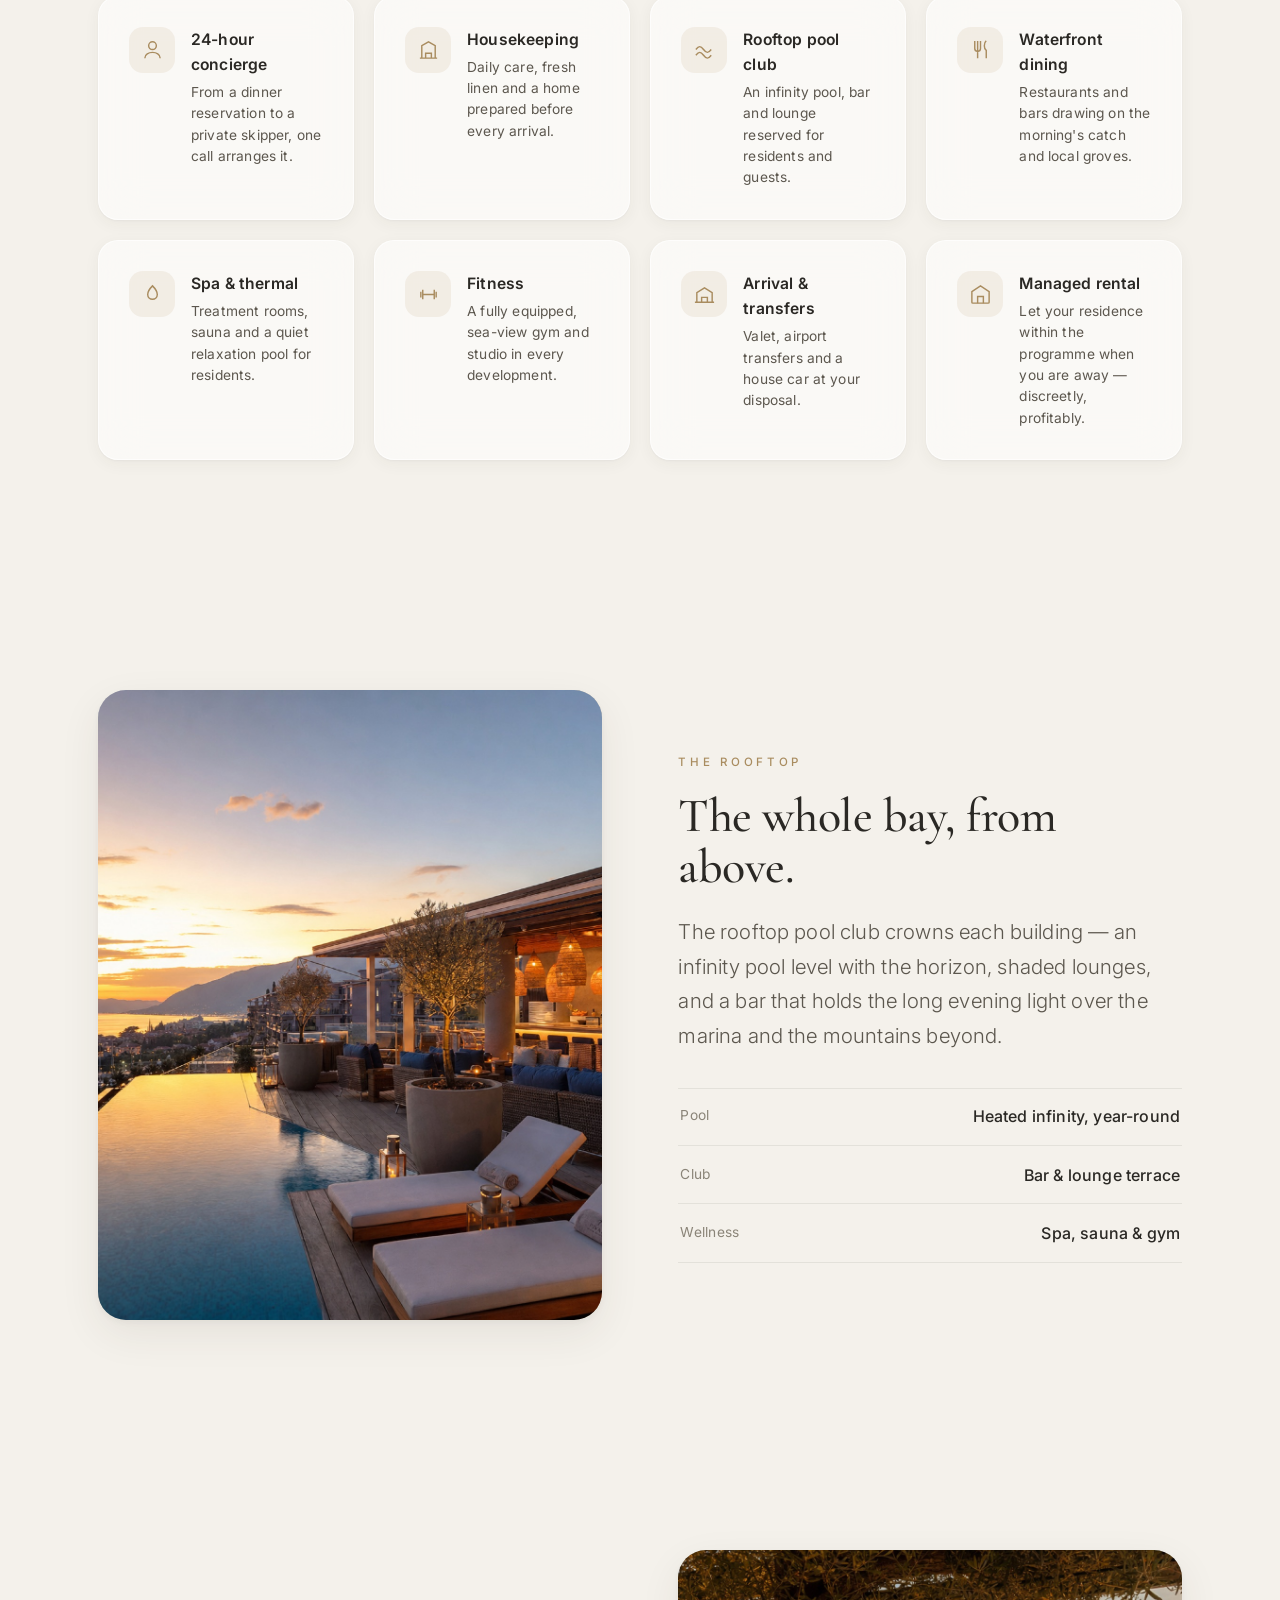
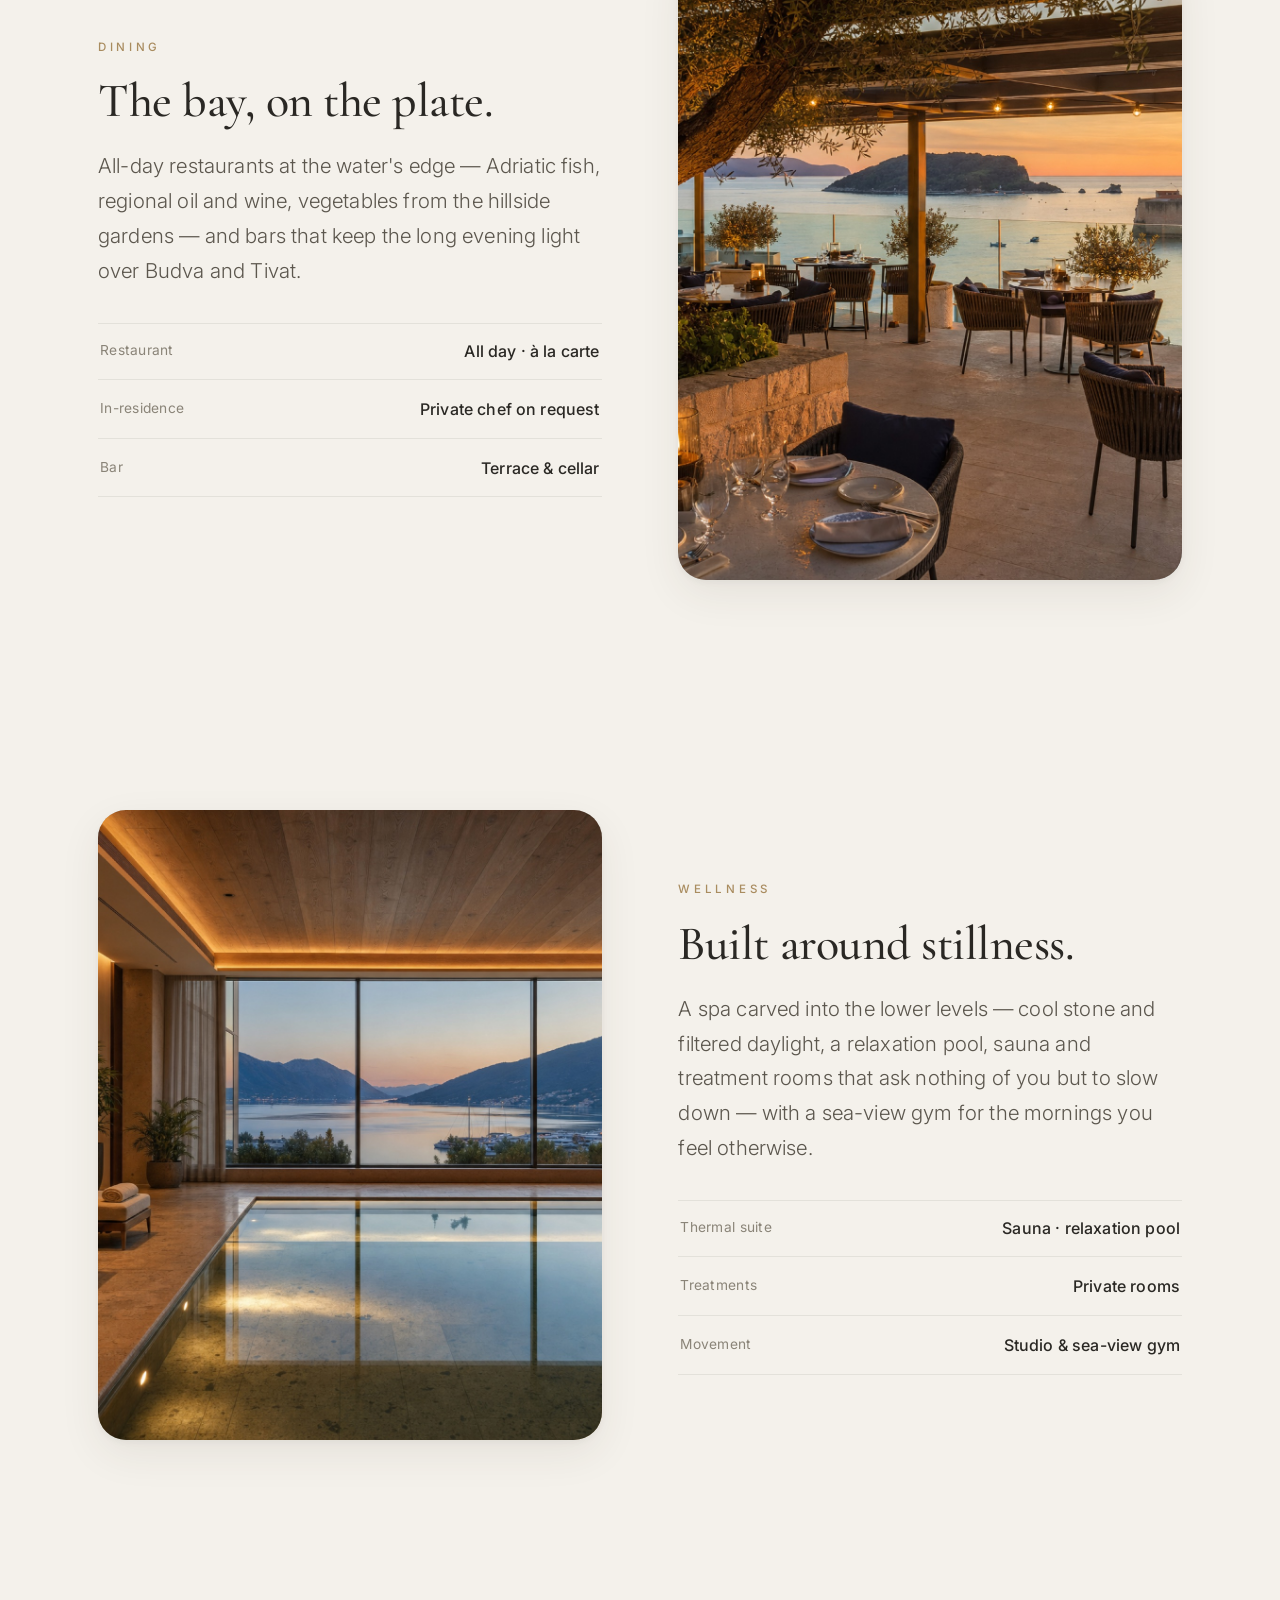
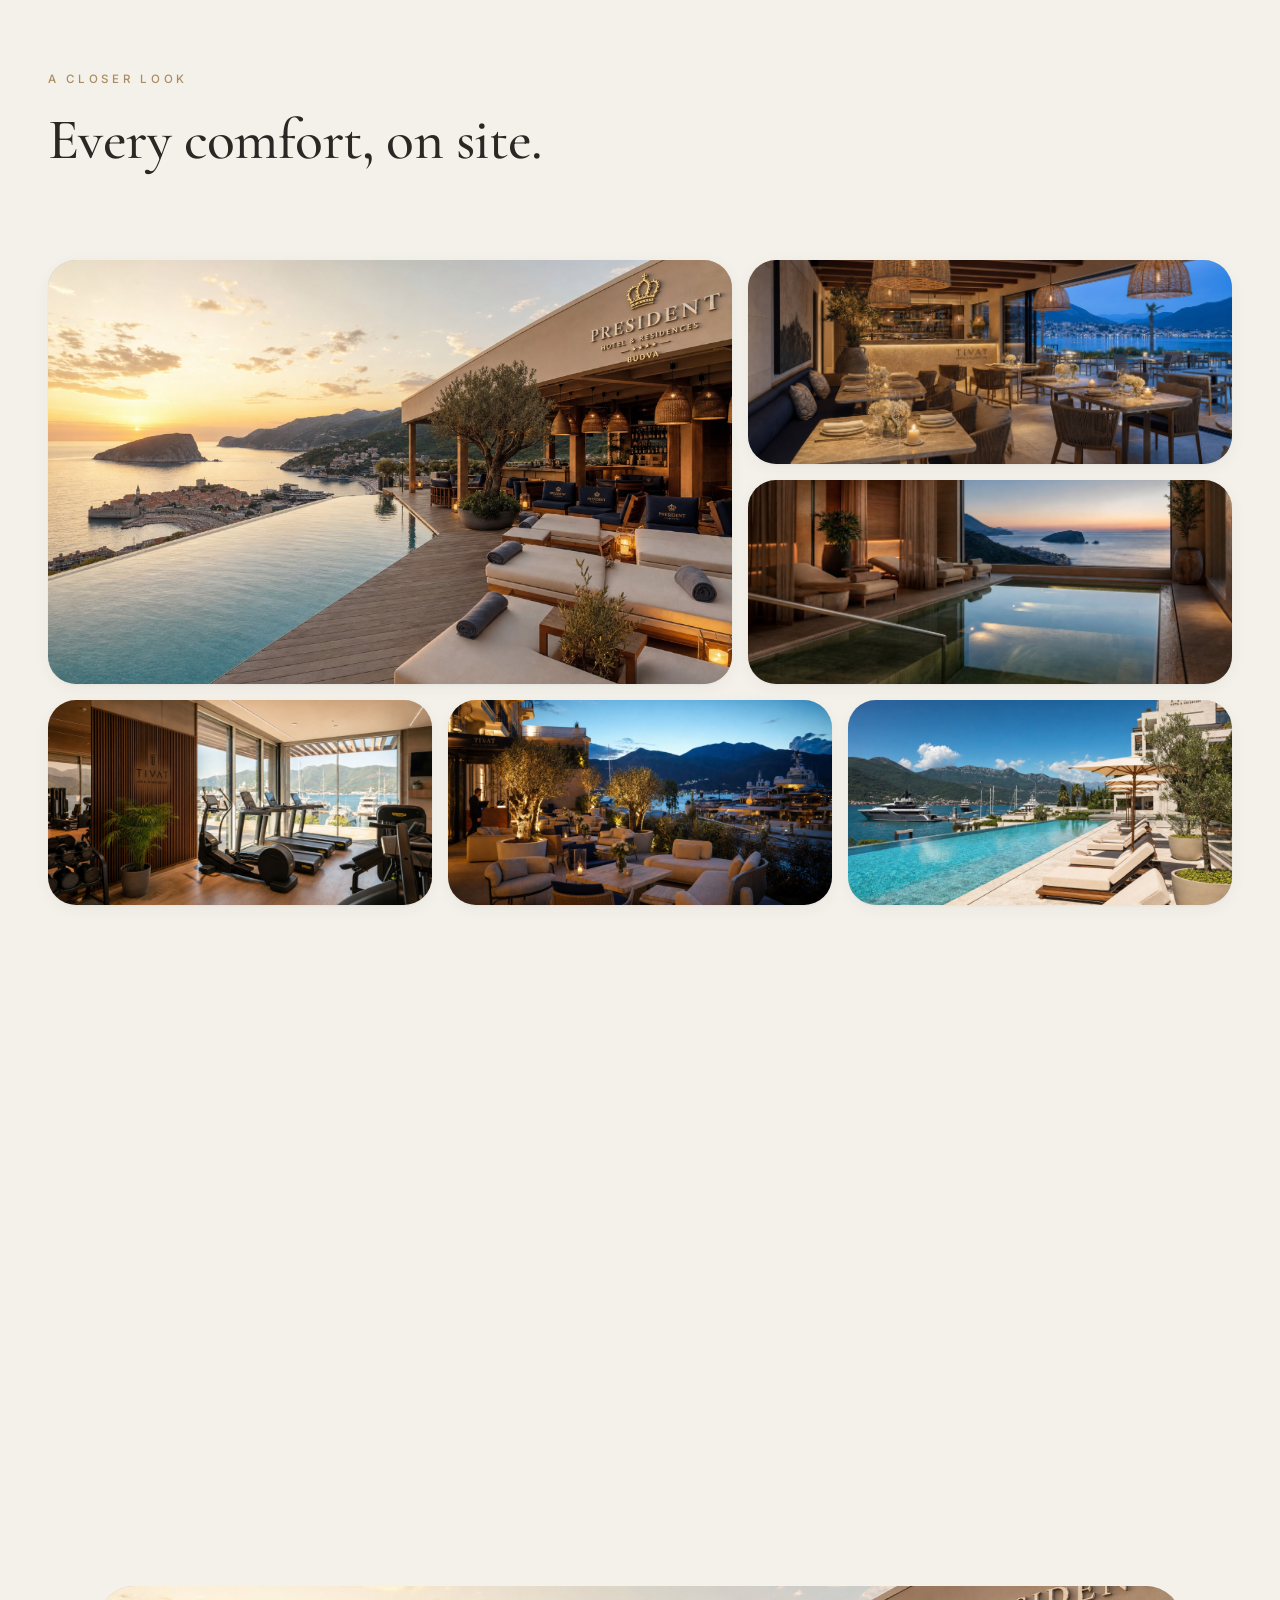
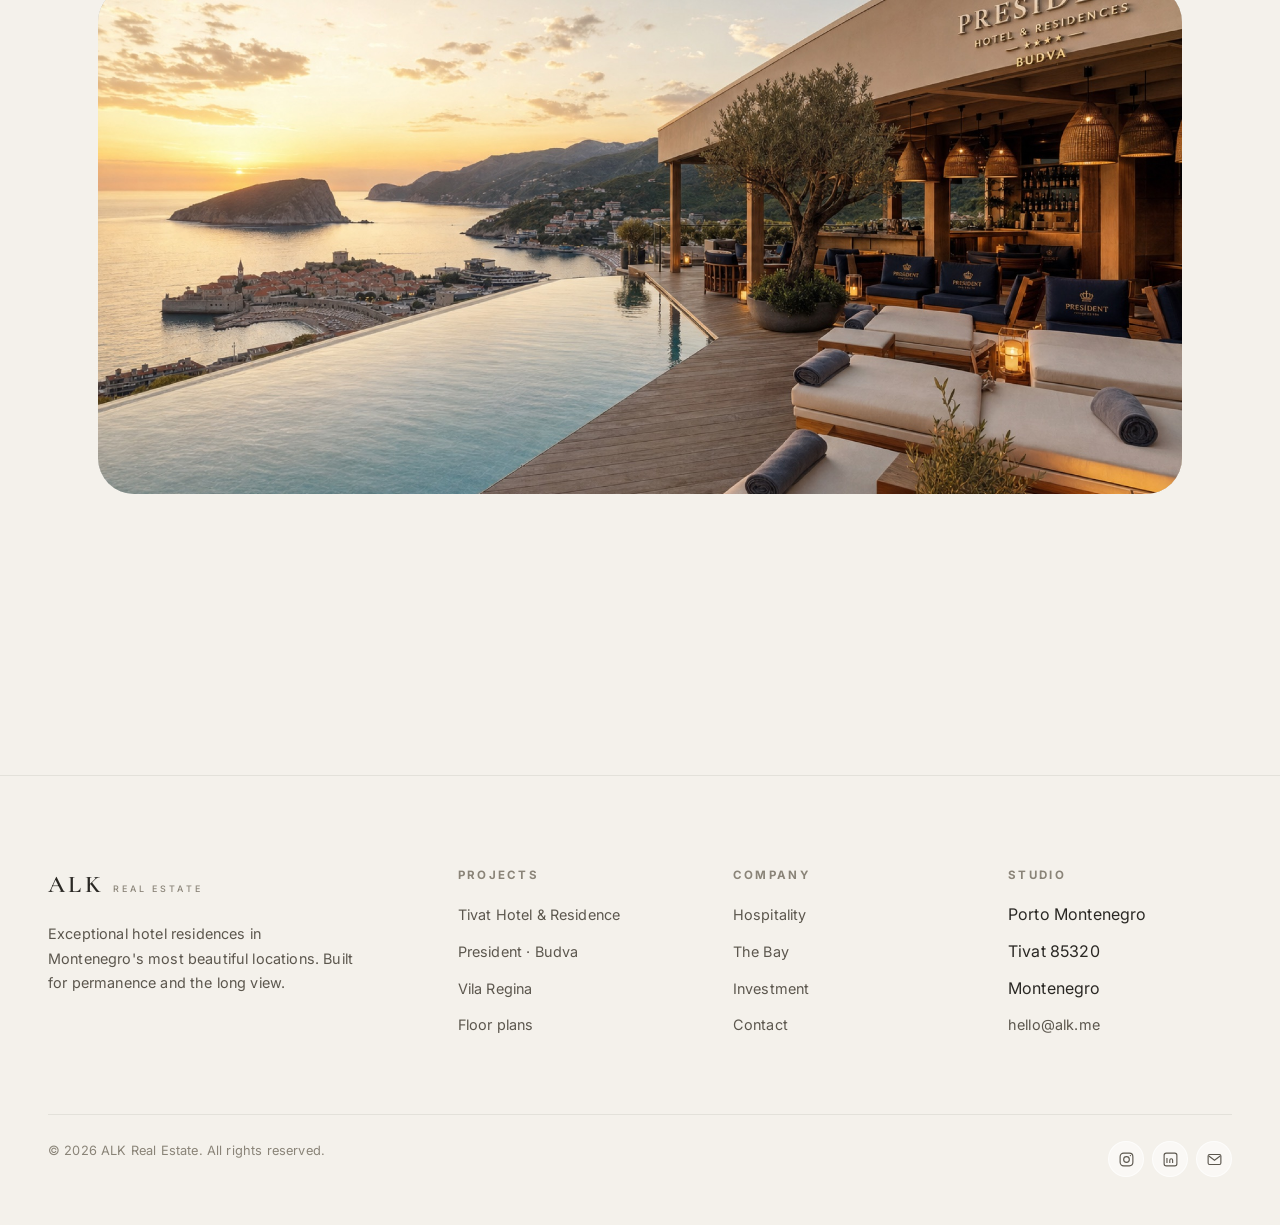
<file: hospitality.html>
<!DOCTYPE html>
<html lang="en">
<head>
<meta charset="UTF-8">
<meta name="viewport" content="width=device-width, initial-scale=1">
<meta name="description" content="ALK hospitality — managed living on the Adriatic. Rooftop pool clubs, waterfront dining, spa, fitness and 24-hour concierge across Tivat and Budva.">
<title>Hospitality — ALK Real Estate</title>
<link rel="preconnect" href="https://fonts.googleapis.com">
<link rel="preconnect" href="https://fonts.gstatic.com" crossorigin>
<link rel="stylesheet" href="assets/css/style.css">
</head>
<body>

<!-- ============ NAV ============ -->
<header class="nav" id="nav">
  <div class="nav-inner">
    <a class="brand" href="index.html" aria-label="ALK Real Estate home">ALK <span class="sub">Real&nbsp;Estate</span></a>
    <nav class="nav-links" aria-label="Primary">
      <a href="residences.html">Projects</a>
      <a href="hospitality.html" class="active" aria-current="page">Hospitality</a>
      <a href="location.html">The&nbsp;Bay</a>
      <a href="residence.html">Floor&nbsp;Plans</a>
      <a href="contact.html">Contact</a>
    </nav>
    <a href="contact.html" class="btn-pill btn-primary nav-cta">Get in touch</a>
    <button class="nav-toggle" aria-label="Open menu" aria-expanded="false" aria-controls="mobileMenu">
      <svg viewBox="0 0 24 24" fill="none" stroke="currentColor" stroke-width="1.6"><path d="M4 7h16M4 12h16M4 17h16" stroke-linecap="round"/></svg>
    </button>
  </div>
</header>
<nav class="mobile-menu" id="mobileMenu" aria-label="Mobile">
  <a href="residences.html">Projects</a><a href="hospitality.html">Hospitality</a><a href="location.html">The Bay</a><a href="residence.html">Floor Plans</a><a href="contact.html">Contact</a>
</nav>

<!-- ============ PAGE HERO ============ -->
<section class="page-hero">
  <div class="wrap">
    <nav class="breadcrumb reveal in" aria-label="Breadcrumb">
      <a href="index.html">Home</a>
      <svg viewBox="0 0 24 24" fill="none" stroke="currentColor" stroke-width="1.6"><path d="M9 6l6 6-6 6"/></svg>
      <span>Hospitality</span>
    </nav>
    <span class="eyebrow reveal in">Hospitality Excellence</span>
    <h1 class="serif reveal in">Hotel experiences that<br>elevate every stay.</h1>
    <p class="lede reveal in d1">Every ALK residence sits within a five-star hospitality programme — so the building breathes, runs and welcomes you exactly as a great hotel would, whether you are here for a season or a weekend.</p>
  </div>
</section>

<!-- ============ LEAD IMAGE ============ -->
<section style="padding-top:clamp(20px,3vw,40px)">
  <div class="wrap-wide">
    <div class="frame reveal" style="aspect-ratio:16/8">
      <div class="ph ph-3"></div>
      <img src="assets/img/tivat-rooftop.jpg" alt="Rooftop infinity pool and bar above the bay at sunset">
    </div>
  </div>
</section>

<!-- ============ SERVICE PILLARS ============ -->
<section class="section-pad-sm">
  <div class="wrap">
    <div class="section-head reveal">
      <span class="eyebrow">What is included</span>
      <h2 class="serif">Service that stays out of view.</h2>
      <p class="lede">Present when you want it, invisible when you do not.</p>
    </div>
    <div class="amenity-grid reveal">
      <div class="amenity"><span class="ico"><svg viewBox="0 0 24 24" fill="none" stroke="currentColor" stroke-width="1.5"><circle cx="12" cy="8" r="4"/><path d="M4 21c0-4 4-6 8-6s8 2 8 6"/></svg></span><div><h4>24-hour concierge</h4><p>From a dinner reservation to a private skipper, one call arranges it.</p></div></div>
      <div class="amenity"><span class="ico"><svg viewBox="0 0 24 24" fill="none" stroke="currentColor" stroke-width="1.5"><path d="M3 21h18M5 21V8l7-4 7 4v13M9 21v-5h6v5"/><path d="M9 11h.01M15 11h.01"/></svg></span><div><h4>Housekeeping</h4><p>Daily care, fresh linen and a home prepared before every arrival.</p></div></div>
      <div class="amenity"><span class="ico"><svg viewBox="0 0 24 24" fill="none" stroke="currentColor" stroke-width="1.5"><path d="M3 12c3-4 5-4 8 0s5 4 8 0M3 18c3-4 5-4 8 0s5 4 8 0"/></svg></span><div><h4>Rooftop pool club</h4><p>An infinity pool, bar and lounge reserved for residents and guests.</p></div></div>
      <div class="amenity"><span class="ico"><svg viewBox="0 0 24 24" fill="none" stroke="currentColor" stroke-width="1.5"><path d="M6 3v8a3 3 0 006 0V3M9 3v18M18 3c-1.5 1-2 3-2 5s.5 4 2 5v8"/></svg></span><div><h4>Waterfront dining</h4><p>Restaurants and bars drawing on the morning's catch and local groves.</p></div></div>
      <div class="amenity"><span class="ico"><svg viewBox="0 0 24 24" fill="none" stroke="currentColor" stroke-width="1.5"><path d="M12 3c-3 3-5 6-5 9a5 5 0 0010 0c0-3-2-6-5-9z"/></svg></span><div><h4>Spa &amp; thermal</h4><p>Treatment rooms, sauna and a quiet relaxation pool for residents.</p></div></div>
      <div class="amenity"><span class="ico"><svg viewBox="0 0 24 24" fill="none" stroke="currentColor" stroke-width="1.5"><path d="M6 7v10M18 7v10M4 9v6M20 9v6M6 12h12"/></svg></span><div><h4>Fitness</h4><p>A fully equipped, sea-view gym and studio in every development.</p></div></div>
      <div class="amenity"><span class="ico"><svg viewBox="0 0 24 24" fill="none" stroke="currentColor" stroke-width="1.5"><path d="M2 20h20M4 20V10l8-5 8 5v10M9 20v-5h6v5"/></svg></span><div><h4>Arrival &amp; transfers</h4><p>Valet, airport transfers and a house car at your disposal.</p></div></div>
      <div class="amenity"><span class="ico"><svg viewBox="0 0 24 24" fill="none" stroke="currentColor" stroke-width="1.5"><path d="M3 9l9-6 9 6v11a1 1 0 01-1 1H4a1 1 0 01-1-1z"/><path d="M9 21v-7h6v7"/></svg></span><div><h4>Managed rental</h4><p>Let your residence within the programme when you are away — discreetly, profitably.</p></div></div>
    </div>
  </div>
</section>

<!-- ============ ROOFTOP SPLIT ============ -->
<section class="section-pad-sm">
  <div class="wrap">
    <div class="split">
      <div class="split-media frame hover-zoom reveal"><div class="ph ph-2"></div>
        <img src="assets/img/tivat-rooftop.jpg" alt="Rooftop infinity pool and lounge" loading="lazy"></div>
      <div class="split-body reveal d1">
        <span class="eyebrow">The Rooftop</span>
        <h2 class="serif" style="margin-top:18px">The whole bay, from above.</h2>
        <p class="lede">The rooftop pool club crowns each building — an infinity pool level with the horizon, shaded lounges, and a bar that holds the long evening light over the marina and the mountains beyond.</p>
        <div class="meta-list">
          <div class="meta-row"><span class="k">Pool</span><span class="v">Heated infinity, year-round</span></div>
          <div class="meta-row"><span class="k">Club</span><span class="v">Bar &amp; lounge terrace</span></div>
          <div class="meta-row"><span class="k">Wellness</span><span class="v">Spa, sauna &amp; gym</span></div>
        </div>
      </div>
    </div>
  </div>
</section>

<!-- ============ DINING SPLIT ============ -->
<section class="section-pad-sm">
  <div class="wrap">
    <div class="split reverse">
      <div class="split-media frame hover-zoom reveal"><div class="ph ph-3"></div>
        <img src="assets/img/president-restaurant.jpg" alt="Waterfront restaurant terrace at golden hour overlooking the old town" loading="lazy"></div>
      <div class="split-body reveal d1">
        <span class="eyebrow">Dining</span>
        <h2 class="serif" style="margin-top:18px">The bay, on the plate.</h2>
        <p class="lede">All-day restaurants at the water's edge — Adriatic fish, regional oil and wine, vegetables from the hillside gardens — and bars that keep the long evening light over Budva and Tivat.</p>
        <div class="meta-list">
          <div class="meta-row"><span class="k">Restaurant</span><span class="v">All day · à la carte</span></div>
          <div class="meta-row"><span class="k">In-residence</span><span class="v">Private chef on request</span></div>
          <div class="meta-row"><span class="k">Bar</span><span class="v">Terrace &amp; cellar</span></div>
        </div>
      </div>
    </div>
  </div>
</section>

<!-- ============ SPA SPLIT ============ -->
<section class="section-pad-sm">
  <div class="wrap">
    <div class="split">
      <div class="split-media frame hover-zoom reveal"><div class="ph"></div>
        <img src="assets/img/tivat-spa.jpg" alt="Spa relaxation pool in soft light" loading="lazy"></div>
      <div class="split-body reveal d1">
        <span class="eyebrow">Wellness</span>
        <h2 class="serif" style="margin-top:18px">Built around stillness.</h2>
        <p class="lede">A spa carved into the lower levels — cool stone and filtered daylight, a relaxation pool, sauna and treatment rooms that ask nothing of you but to slow down — with a sea-view gym for the mornings you feel otherwise.</p>
        <div class="meta-list">
          <div class="meta-row"><span class="k">Thermal suite</span><span class="v">Sauna · relaxation pool</span></div>
          <div class="meta-row"><span class="k">Treatments</span><span class="v">Private rooms</span></div>
          <div class="meta-row"><span class="k">Movement</span><span class="v">Studio &amp; sea-view gym</span></div>
        </div>
      </div>
    </div>
  </div>
</section>

<!-- ============ AMENITIES GALLERY ============ -->
<section class="section-pad-sm">
  <div class="wrap-wide">
    <div class="section-head reveal"><span class="eyebrow">A Closer Look</span><h2 class="serif">Every comfort, on site.</h2></div>
    <div class="gallery reveal">
      <div class="frame hover-zoom g-a"><div class="ph"></div><img src="assets/img/president-rooftop.jpg" alt="President rooftop pool bar" loading="lazy"></div>
      <div class="frame hover-zoom g-b"><div class="ph ph-2"></div><img src="assets/img/tivat-restaurant.jpg" alt="Tivat restaurant interior" loading="lazy"></div>
      <div class="frame hover-zoom g-c"><div class="ph ph-3"></div><img src="assets/img/president-spa.jpg" alt="President spa relaxation pool" loading="lazy"></div>
      <div class="frame hover-zoom g-d"><div class="ph ph-2"></div><img src="assets/img/tivat-gym.jpg" alt="Sea-view fitness studio" loading="lazy"></div>
      <div class="frame hover-zoom g-e"><div class="ph"></div><img src="assets/img/tivat-lounge.jpg" alt="Lobby lounge terrace" loading="lazy"></div>
      <div class="frame hover-zoom g-f"><div class="ph ph-3"></div><img src="assets/img/tivat-pool-deck.jpg" alt="Waterfront pool deck" loading="lazy"></div>
    </div>
  </div>
</section>

<!-- ============ QUOTE ============ -->
<section class="section-pad-sm">
  <div class="wrap">
    <blockquote class="quote reveal">
      <p>“True hospitality is felt as an absence — of effort, of friction, of anything between you and the view.”</p>
      <cite>ALK Hospitality</cite>
    </blockquote>
  </div>
</section>

<!-- ============ CTA ============ -->
<section class="section-pad">
  <div class="wrap">
    <div class="cta-band reveal">
      <div class="frame"><div class="ph"></div><img src="assets/img/president-rooftop.jpg" alt="" loading="lazy"></div>
      <div class="cta-content">
        <span class="eyebrow">Ownership &amp; Service</span>
        <h2 class="serif" style="margin-top:16px">Understand the full programme.</h2>
        <p class="lede">We will walk you through service levels, the managed rental option and the cost of living quietly well.</p>
        <div class="cta-actions"><a href="contact.html" class="btn-pill btn-primary">Request the details</a><a href="residences.html" class="btn-pill btn-ghost">View residences</a></div>
      </div>
    </div>
  </div>
</section>

<!-- ============ FOOTER ============ -->
<footer class="footer">
  <div class="wrap-wide">
    <div class="footer-grid">
      <div><div class="brand">ALK <span class="sub">Real&nbsp;Estate</span></div><p>Exceptional hotel residences in Montenegro's most beautiful locations. Built for permanence and the long view.</p></div>
      <div><h5>Projects</h5><ul><li><a href="residences.html#tivat">Tivat Hotel &amp; Residence</a></li><li><a href="residences.html#president">President · Budva</a></li><li><a href="residences.html#vila-regina">Vila Regina</a></li><li><a href="residence.html">Floor plans</a></li></ul></div>
      <div><h5>Company</h5><ul><li><a href="hospitality.html">Hospitality</a></li><li><a href="location.html">The Bay</a></li><li><a href="contact.html">Investment</a></li><li><a href="contact.html">Contact</a></li></ul></div>
      <div><h5>Studio</h5><ul><li>Porto Montenegro</li><li>Tivat 85320</li><li>Montenegro</li><li><a href="contact.html">hello@alk.me</a></li></ul></div>
    </div>
    <div class="footer-base">
      <span>© <span data-year>2026</span> ALK Real Estate. All rights reserved.</span>
      <div class="socials">
        <a href="#" aria-label="Instagram"><svg viewBox="0 0 24 24" fill="none" stroke="currentColor" stroke-width="1.6"><rect x="3" y="3" width="18" height="18" rx="5"/><circle cx="12" cy="12" r="4"/><circle cx="17.5" cy="6.5" r="1" fill="currentColor" stroke="none"/></svg></a>
        <a href="#" aria-label="LinkedIn"><svg viewBox="0 0 24 24" fill="none" stroke="currentColor" stroke-width="1.6"><rect x="3" y="3" width="18" height="18" rx="3"/><path d="M7 10v7M7 7v.01M11 17v-4a2 2 0 014 0v4"/></svg></a>
        <a href="#" aria-label="Email"><svg viewBox="0 0 24 24" fill="none" stroke="currentColor" stroke-width="1.6"><rect x="3" y="5" width="18" height="14" rx="2"/><path d="M4 7l8 6 8-6"/></svg></a>
      </div>
    </div>
  </div>
</footer>

<script src="assets/js/main.js"></script>
</body>
</html>
</file>
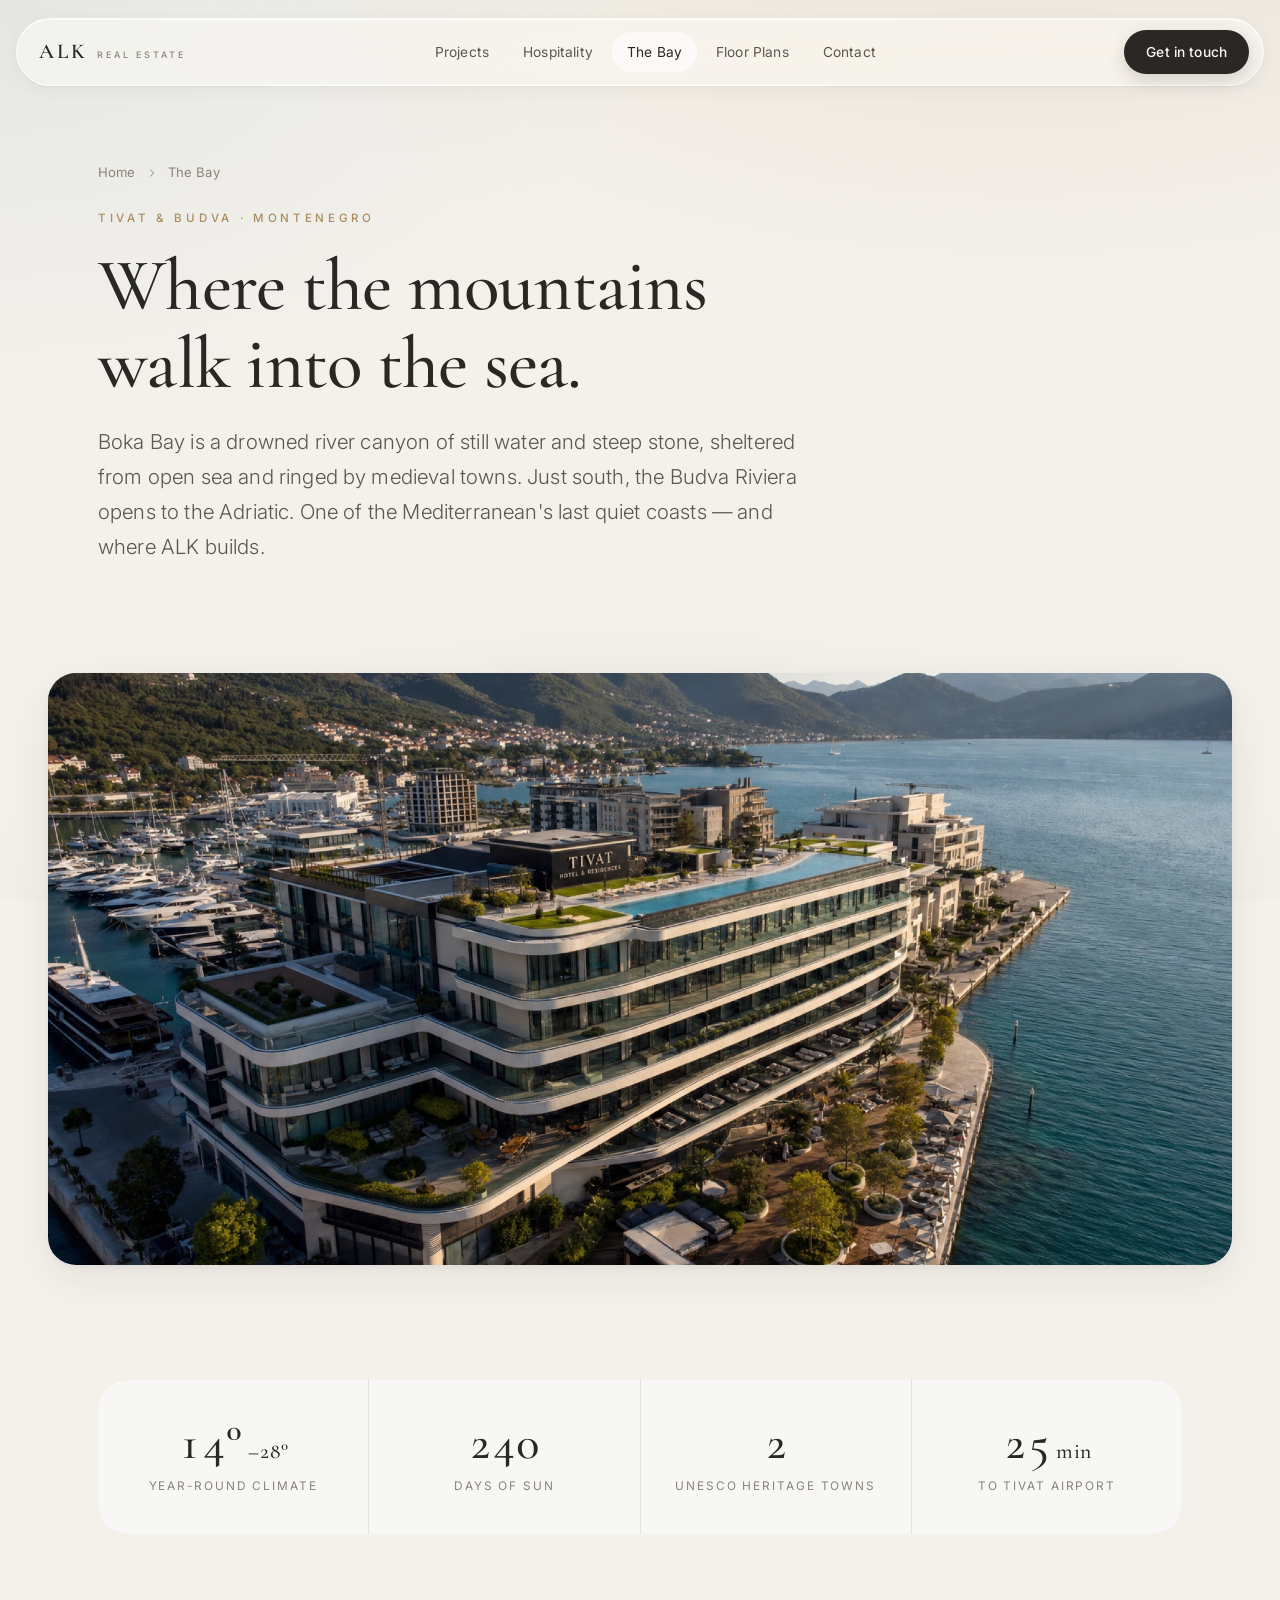
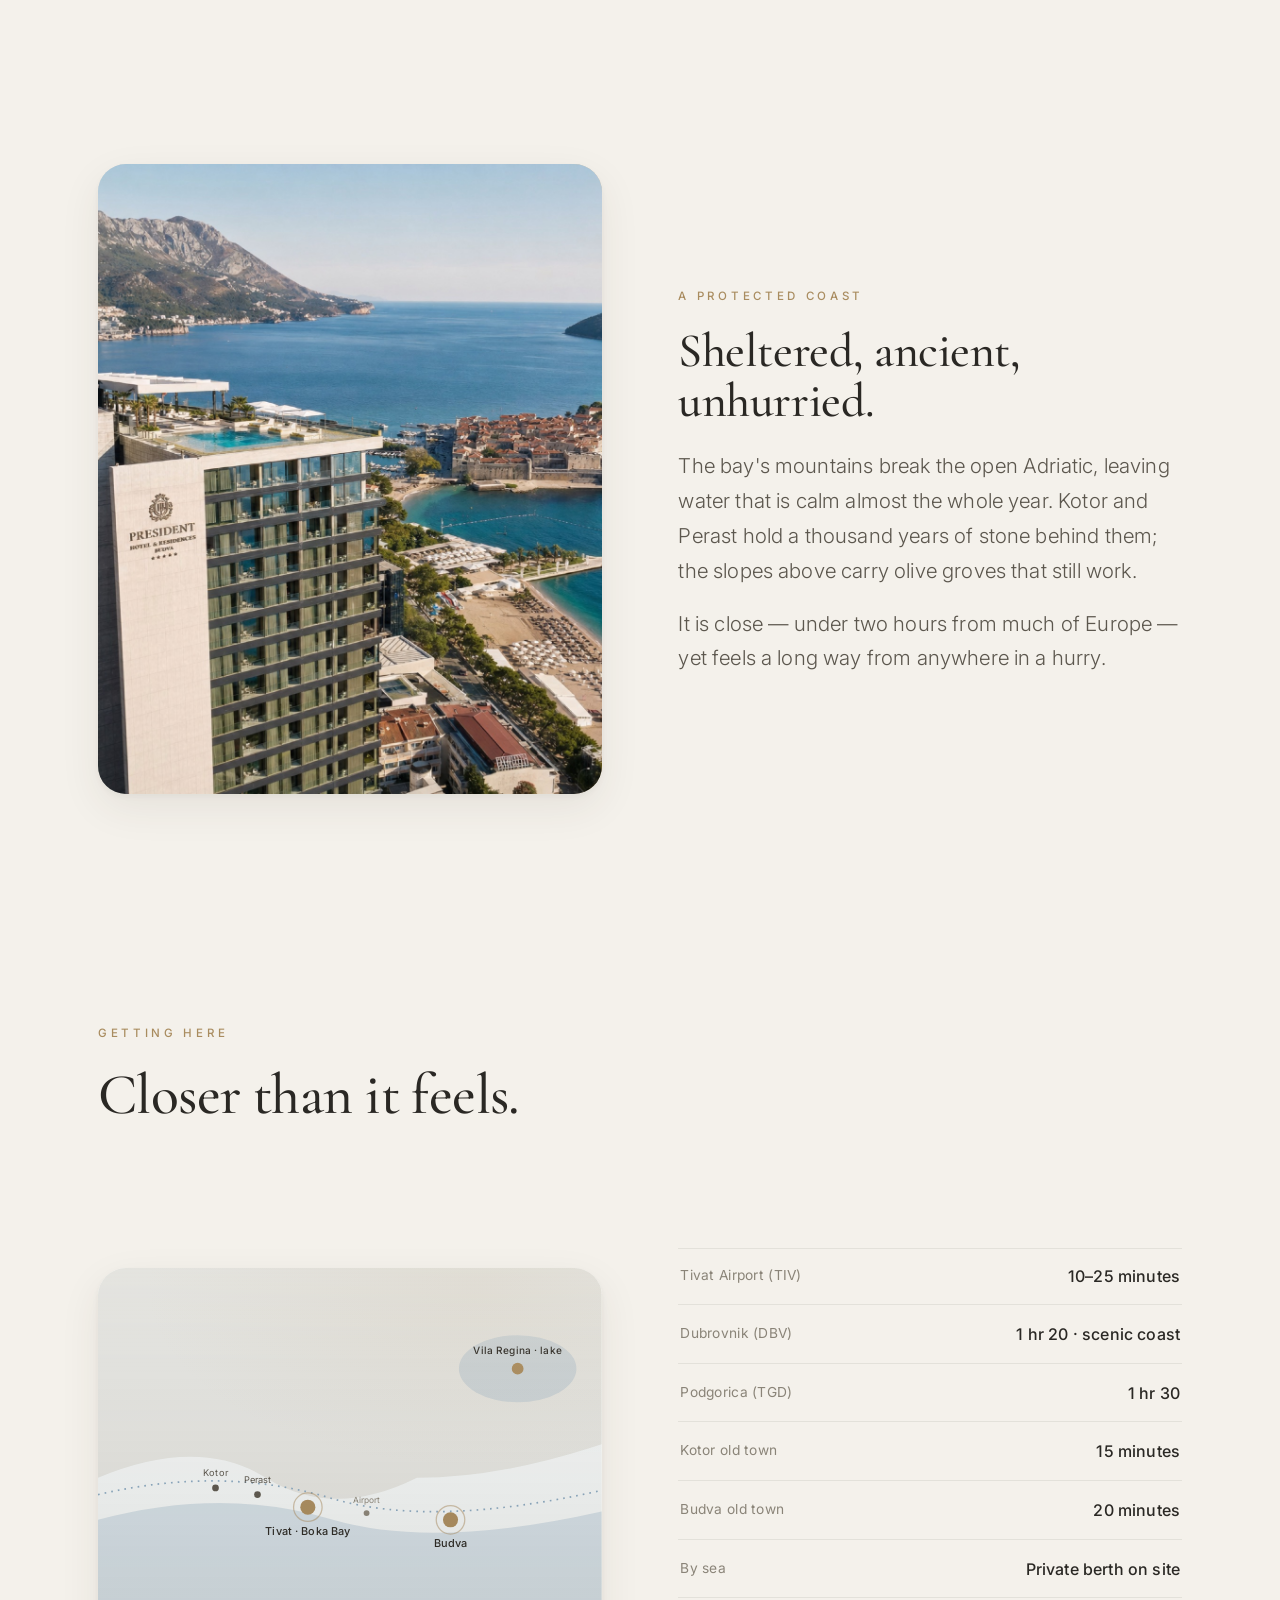
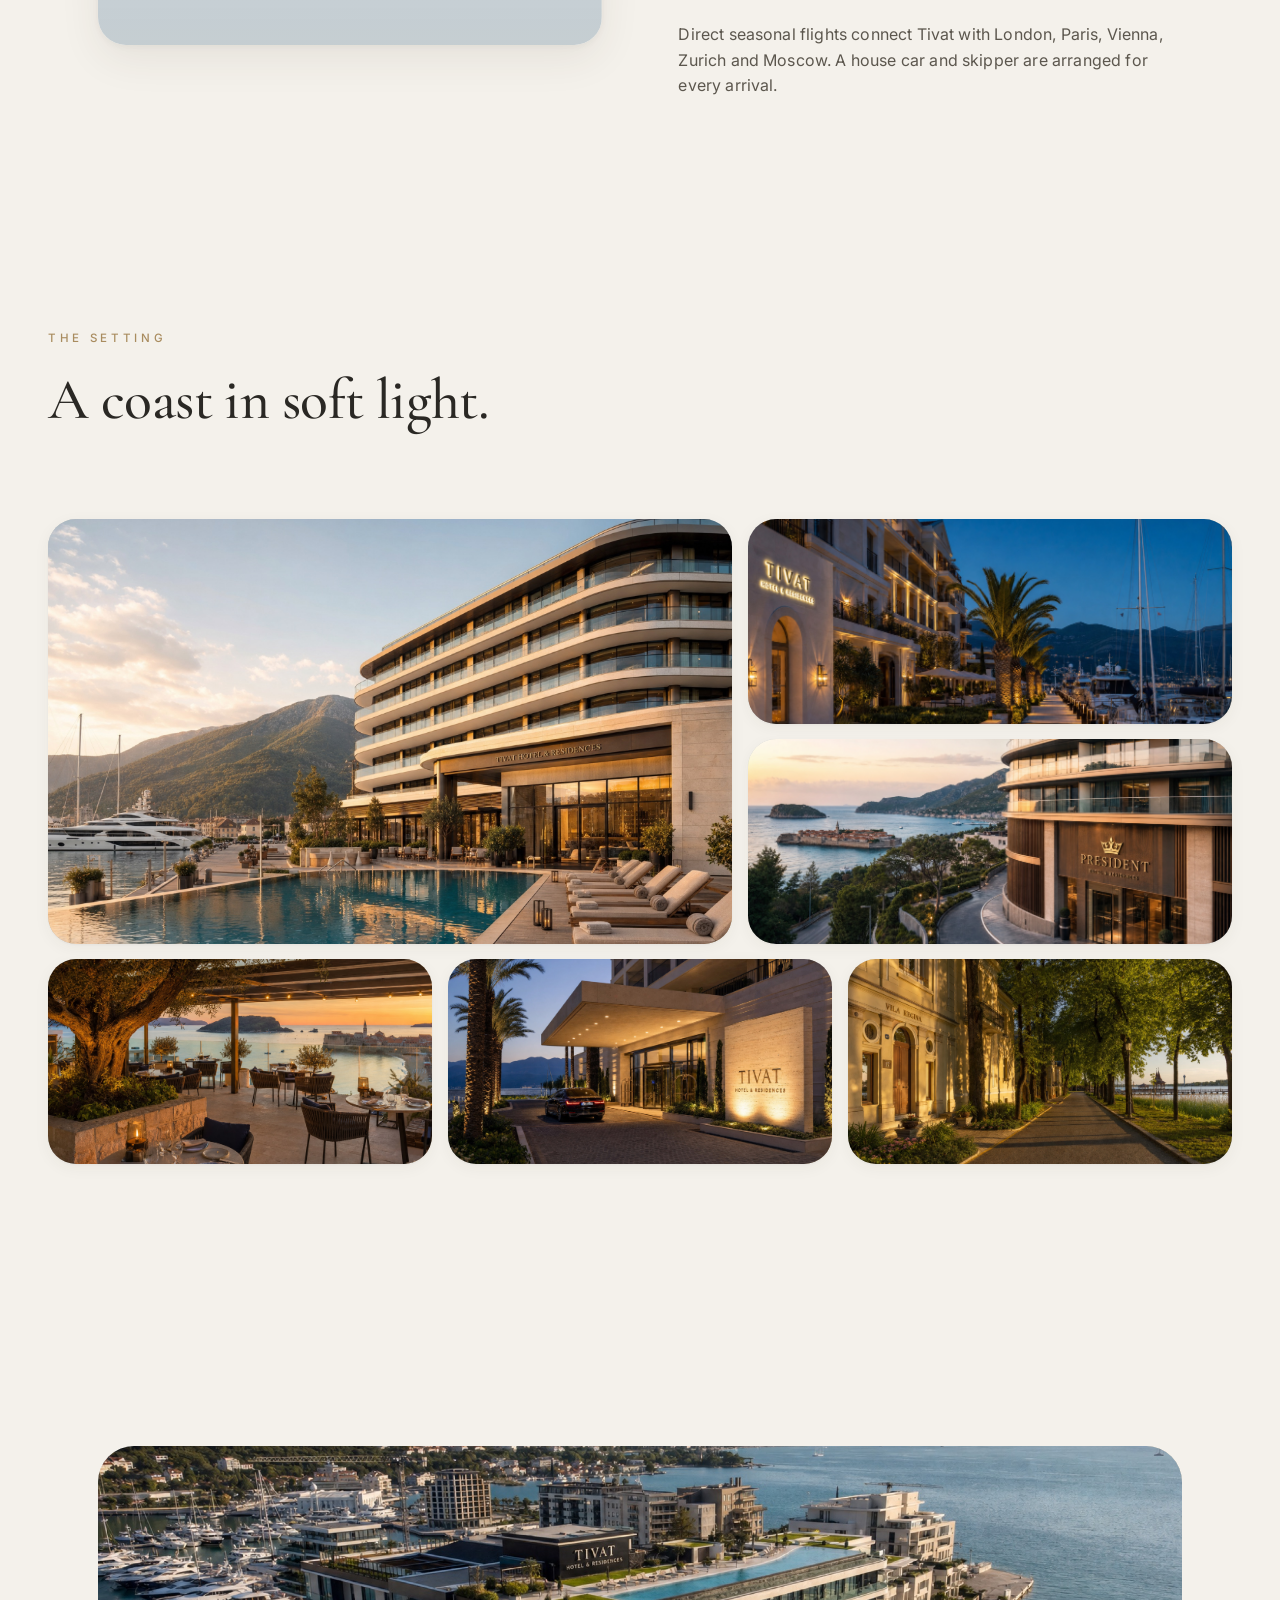
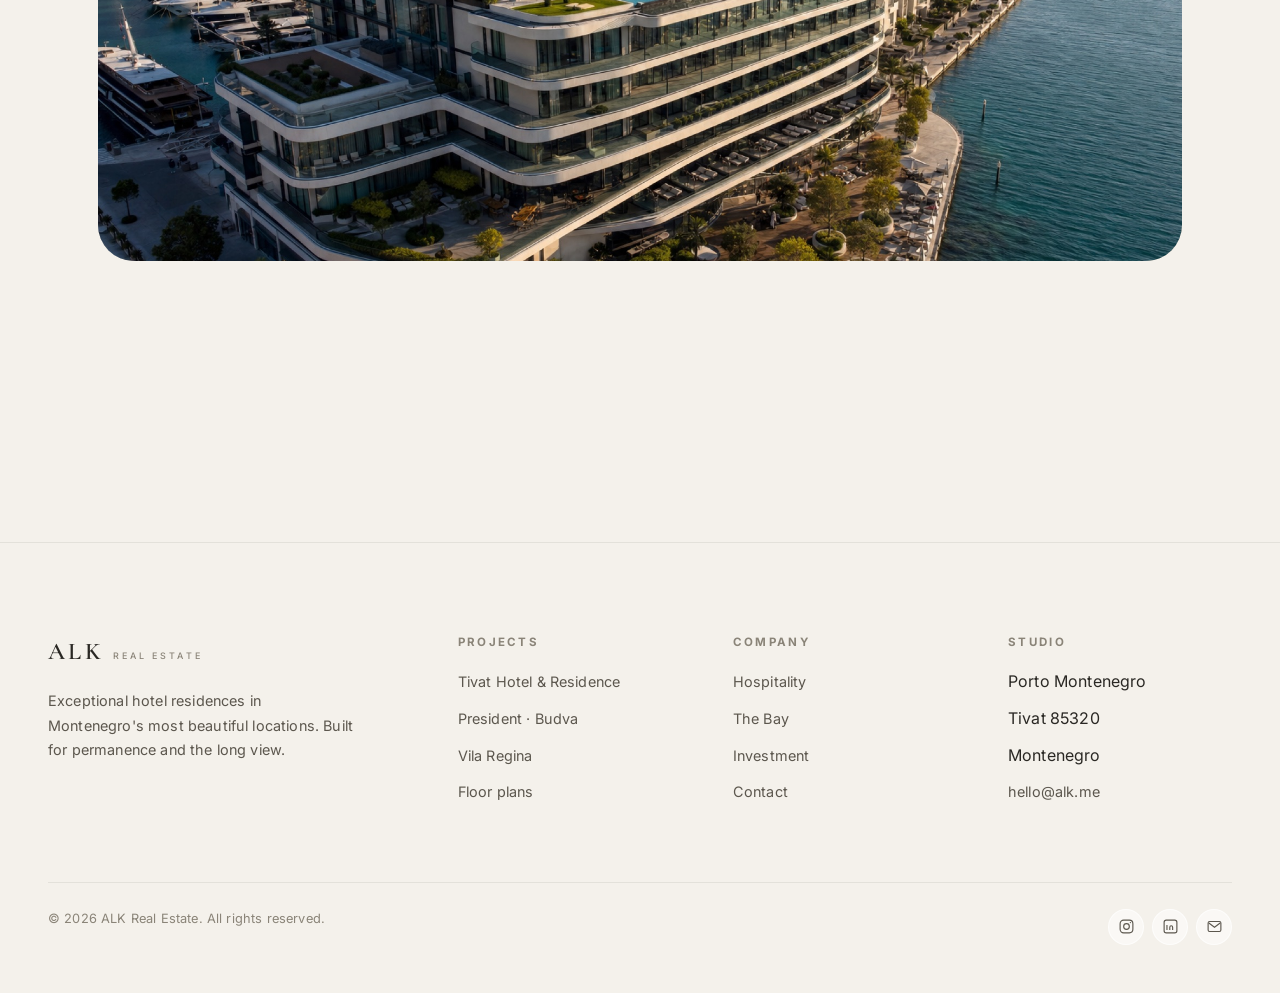
<file: location.html>
<!DOCTYPE html>
<html lang="en">
<head>
<meta charset="UTF-8">
<meta name="viewport" content="width=device-width, initial-scale=1">
<meta name="description" content="Boka Bay & the Budva Riviera, Montenegro — where the mountains meet the Adriatic. The setting for ALK residences.">
<title>The Bay — ALK Real Estate</title>
<link rel="preconnect" href="https://fonts.googleapis.com">
<link rel="preconnect" href="https://fonts.gstatic.com" crossorigin>
<link rel="stylesheet" href="assets/css/style.css">
</head>
<body>

<!-- ============ NAV ============ -->
<header class="nav" id="nav">
  <div class="nav-inner">
    <a class="brand" href="index.html" aria-label="ALK Real Estate home">ALK <span class="sub">Real&nbsp;Estate</span></a>
    <nav class="nav-links" aria-label="Primary">
      <a href="residences.html">Projects</a>
      <a href="hospitality.html">Hospitality</a>
      <a href="location.html" class="active" aria-current="page">The&nbsp;Bay</a>
      <a href="residence.html">Floor&nbsp;Plans</a>
      <a href="contact.html">Contact</a>
    </nav>
    <a href="contact.html" class="btn-pill btn-primary nav-cta">Get in touch</a>
    <button class="nav-toggle" aria-label="Open menu" aria-expanded="false" aria-controls="mobileMenu">
      <svg viewBox="0 0 24 24" fill="none" stroke="currentColor" stroke-width="1.6"><path d="M4 7h16M4 12h16M4 17h16" stroke-linecap="round"/></svg>
    </button>
  </div>
</header>
<nav class="mobile-menu" id="mobileMenu" aria-label="Mobile">
  <a href="residences.html">Projects</a><a href="hospitality.html">Hospitality</a><a href="location.html">The Bay</a><a href="residence.html">Floor Plans</a><a href="contact.html">Contact</a>
</nav>

<!-- ============ PAGE HERO ============ -->
<section class="page-hero">
  <div class="wrap">
    <nav class="breadcrumb reveal in" aria-label="Breadcrumb">
      <a href="index.html">Home</a>
      <svg viewBox="0 0 24 24" fill="none" stroke="currentColor" stroke-width="1.6"><path d="M9 6l6 6-6 6"/></svg>
      <span>The Bay</span>
    </nav>
    <span class="eyebrow reveal in">Tivat &amp; Budva · Montenegro</span>
    <h1 class="serif reveal in">Where the mountains<br>walk into the sea.</h1>
    <p class="lede reveal in d1">Boka Bay is a drowned river canyon of still water and steep stone, sheltered from open sea and ringed by medieval towns. Just south, the Budva Riviera opens to the Adriatic. One of the Mediterranean's last quiet coasts — and where ALK builds.</p>
  </div>
</section>

<!-- ============ LEAD IMAGE ============ -->
<section style="padding-top:clamp(20px,3vw,40px)">
  <div class="wrap-wide">
    <div class="frame reveal" style="aspect-ratio:16/8">
      <div class="ph"></div>
      <img src="assets/img/tivat-aerial.jpg" alt="Aerial view of Boka Bay framed by mountains in soft daylight">
    </div>
  </div>
</section>

<!-- ============ PLACE FACTS ============ -->
<section class="section-pad-sm">
  <div class="wrap">
    <div class="stat-strip reveal">
      <div class="stat"><div class="num tabular">14°<span style="font-size:.45em"> –28°</span></div><div class="lab">Year-round climate</div></div>
      <div class="stat"><div class="num tabular">240</div><div class="lab">Days of sun</div></div>
      <div class="stat"><div class="num tabular">2</div><div class="lab">UNESCO heritage towns</div></div>
      <div class="stat"><div class="num tabular">25<span style="font-size:.45em"> min</span></div><div class="lab">To Tivat airport</div></div>
    </div>
  </div>
</section>

<!-- ============ EDITORIAL SPLIT ============ -->
<section class="section-pad-sm">
  <div class="wrap">
    <div class="split">
      <div class="split-media frame hover-zoom reveal"><div class="ph ph-2"></div>
        <img src="assets/img/president-aerial.jpg" alt="The Budva Riviera coastline from above" loading="lazy"></div>
      <div class="split-body reveal d1">
        <span class="eyebrow">A protected coast</span>
        <h2 class="serif" style="margin-top:18px">Sheltered, ancient, unhurried.</h2>
        <p class="lede">The bay's mountains break the open Adriatic, leaving water that is calm almost the whole year. Kotor and Perast hold a thousand years of stone behind them; the slopes above carry olive groves that still work.</p>
        <p class="lede" style="margin-top:18px">It is close — under two hours from much of Europe — yet feels a long way from anywhere in a hurry.</p>
      </div>
    </div>
  </div>
</section>

<!-- ============ MAP / GETTING HERE ============ -->
<section class="section-pad-sm">
  <div class="wrap">
    <div class="section-head reveal"><span class="eyebrow">Getting here</span><h2 class="serif">Closer than it feels.</h2></div>
    <div class="split">
      <div class="reveal">
        <div class="frame" style="aspect-ratio:4/3; background:var(--paper)">
          <svg viewBox="0 0 600 450" role="img" aria-label="Stylised map of the Montenegrin coast showing ALK locations at Tivat, Budva and the lake" style="width:100%;height:100%">
            <rect width="600" height="450" fill="#eef1f1"/>
            <path d="M0 250 Q120 200 200 250 T380 250 Q480 250 600 210 L600 0 0 0Z" fill="rgba(183,174,159,0.25)"/>
            <path d="M0 300 Q150 260 280 300 Q400 335 600 290 L600 450 0 450Z" fill="rgba(138,167,190,0.30)"/>
            <path d="M0 270 Q150 235 280 275 Q400 310 600 265" fill="none" stroke="#8AA7BE" stroke-width="2" stroke-dasharray="2 6"/>
            <ellipse cx="500" cy="120" rx="70" ry="40" fill="rgba(138,167,190,0.28)"/>
            <circle cx="250" cy="285" r="9" fill="#A98C5F"/><circle cx="250" cy="285" r="17" fill="none" stroke="#A98C5F" stroke-width="1.5" opacity="0.5"/>
            <text x="250" y="318" font-family="Inter" font-size="13" fill="#2A2824" text-anchor="middle" font-weight="500">Tivat · Boka Bay</text>
            <circle cx="420" cy="300" r="9" fill="#A98C5F"/><circle cx="420" cy="300" r="17" fill="none" stroke="#A98C5F" stroke-width="1.5" opacity="0.5"/>
            <text x="420" y="333" font-family="Inter" font-size="13" fill="#2A2824" text-anchor="middle" font-weight="500">Budva</text>
            <circle cx="500" cy="120" r="7" fill="#A98C5F"/><text x="500" y="103" font-family="Inter" font-size="12" fill="#2A2824" text-anchor="middle" font-weight="500">Vila Regina · lake</text>
            <circle cx="140" cy="262" r="4" fill="#5C574E"/><text x="140" y="248" font-family="Inter" font-size="11" fill="#5C574E" text-anchor="middle">Kotor</text>
            <circle cx="190" cy="270" r="4" fill="#5C574E"/><text x="190" y="256" font-family="Inter" font-size="11" fill="#5C574E" text-anchor="middle">Perast</text>
            <circle cx="320" cy="292" r="3.5" fill="#8A8478"/><text x="320" y="280" font-family="Inter" font-size="10" fill="#8A8478" text-anchor="middle">Airport</text>
          </svg>
        </div>
      </div>
      <div class="split-body reveal d1">
        <div class="meta-list" style="border-top:none">
          <div class="meta-row" style="border-top:1px solid var(--hairline)"><span class="k">Tivat Airport (TIV)</span><span class="v">10–25 minutes</span></div>
          <div class="meta-row"><span class="k">Dubrovnik (DBV)</span><span class="v">1 hr 20 · scenic coast</span></div>
          <div class="meta-row"><span class="k">Podgorica (TGD)</span><span class="v">1 hr 30</span></div>
          <div class="meta-row"><span class="k">Kotor old town</span><span class="v">15 minutes</span></div>
          <div class="meta-row"><span class="k">Budva old town</span><span class="v">20 minutes</span></div>
          <div class="meta-row"><span class="k">By sea</span><span class="v">Private berth on site</span></div>
        </div>
        <p style="color:var(--ink-soft);margin-top:24px">Direct seasonal flights connect Tivat with London, Paris, Vienna, Zurich and Moscow. A house car and skipper are arranged for every arrival.</p>
      </div>
    </div>
  </div>
</section>

<!-- ============ GALLERY ============ -->
<section class="section-pad-sm">
  <div class="wrap-wide">
    <div class="section-head reveal"><span class="eyebrow">The Setting</span><h2 class="serif">A coast in soft light.</h2></div>
    <div class="gallery reveal">
      <div class="frame hover-zoom g-a"><div class="ph"></div><img src="assets/img/tivat-exterior.jpg" alt="Tivat waterfront at golden hour" loading="lazy"></div>
      <div class="frame hover-zoom g-b"><div class="ph ph-2"></div><img src="assets/img/tivat-promenade.jpg" alt="Waterfront promenade at dusk" loading="lazy"></div>
      <div class="frame hover-zoom g-c"><div class="ph ph-3"></div><img src="assets/img/president-exterior.jpg" alt="President Budva above the old town" loading="lazy"></div>
      <div class="frame hover-zoom g-d"><div class="ph ph-2"></div><img src="assets/img/president-restaurant.jpg" alt="Old town view from the restaurant terrace" loading="lazy"></div>
      <div class="frame hover-zoom g-e"><div class="ph"></div><img src="assets/img/tivat-entrance.jpg" alt="Palm-lined arrival" loading="lazy"></div>
      <div class="frame hover-zoom g-f"><div class="ph ph-3"></div><img src="assets/img/vila-regina-lakeside.jpg" alt="Lakeside promenade at Vila Regina" loading="lazy"></div>
    </div>
  </div>
</section>

<!-- ============ CTA ============ -->
<section class="section-pad">
  <div class="wrap">
    <div class="cta-band reveal">
      <div class="frame"><div class="ph ph-2"></div><img src="assets/img/tivat-aerial.jpg" alt="" loading="lazy"></div>
      <div class="cta-content">
        <span class="eyebrow">See it for yourself</span>
        <h2 class="serif" style="margin-top:16px">Come to the bay.</h2>
        <p class="lede">We will arrange flight guidance, a stay, and an unhurried day on site.</p>
        <div class="cta-actions"><a href="contact.html" class="btn-pill btn-primary">Plan a visit</a><a href="residences.html" class="btn-pill btn-ghost">View residences</a></div>
      </div>
    </div>
  </div>
</section>

<!-- ============ FOOTER ============ -->
<footer class="footer">
  <div class="wrap-wide">
    <div class="footer-grid">
      <div><div class="brand">ALK <span class="sub">Real&nbsp;Estate</span></div><p>Exceptional hotel residences in Montenegro's most beautiful locations. Built for permanence and the long view.</p></div>
      <div><h5>Projects</h5><ul><li><a href="residences.html#tivat">Tivat Hotel &amp; Residence</a></li><li><a href="residences.html#president">President · Budva</a></li><li><a href="residences.html#vila-regina">Vila Regina</a></li><li><a href="residence.html">Floor plans</a></li></ul></div>
      <div><h5>Company</h5><ul><li><a href="hospitality.html">Hospitality</a></li><li><a href="location.html">The Bay</a></li><li><a href="contact.html">Investment</a></li><li><a href="contact.html">Contact</a></li></ul></div>
      <div><h5>Studio</h5><ul><li>Porto Montenegro</li><li>Tivat 85320</li><li>Montenegro</li><li><a href="contact.html">hello@alk.me</a></li></ul></div>
    </div>
    <div class="footer-base">
      <span>© <span data-year>2026</span> ALK Real Estate. All rights reserved.</span>
      <div class="socials">
        <a href="#" aria-label="Instagram"><svg viewBox="0 0 24 24" fill="none" stroke="currentColor" stroke-width="1.6"><rect x="3" y="3" width="18" height="18" rx="5"/><circle cx="12" cy="12" r="4"/><circle cx="17.5" cy="6.5" r="1" fill="currentColor" stroke="none"/></svg></a>
        <a href="#" aria-label="LinkedIn"><svg viewBox="0 0 24 24" fill="none" stroke="currentColor" stroke-width="1.6"><rect x="3" y="3" width="18" height="18" rx="3"/><path d="M7 10v7M7 7v.01M11 17v-4a2 2 0 014 0v4"/></svg></a>
        <a href="#" aria-label="Email"><svg viewBox="0 0 24 24" fill="none" stroke="currentColor" stroke-width="1.6"><rect x="3" y="5" width="18" height="14" rx="2"/><path d="M4 7l8 6 8-6"/></svg></a>
      </div>
    </div>
  </div>
</footer>

<script src="assets/js/main.js"></script>
</body>
</html>
</file>
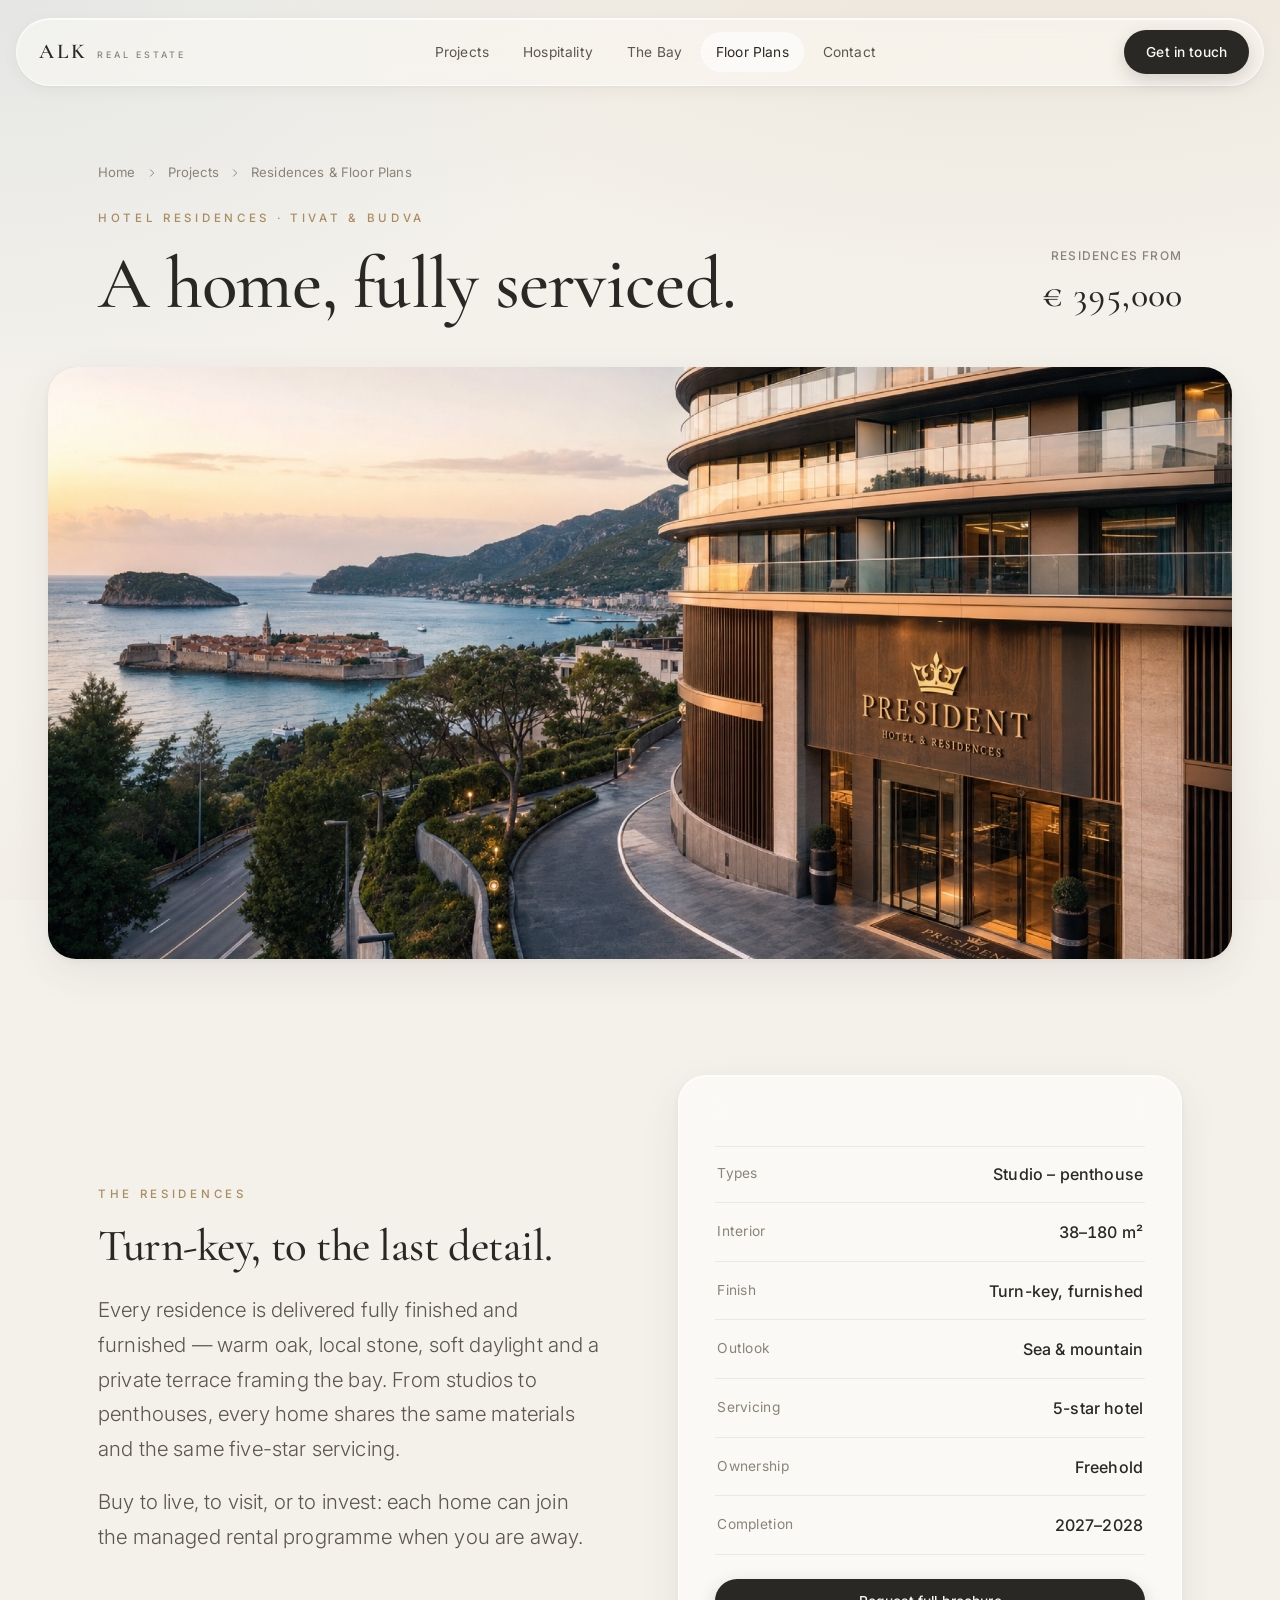
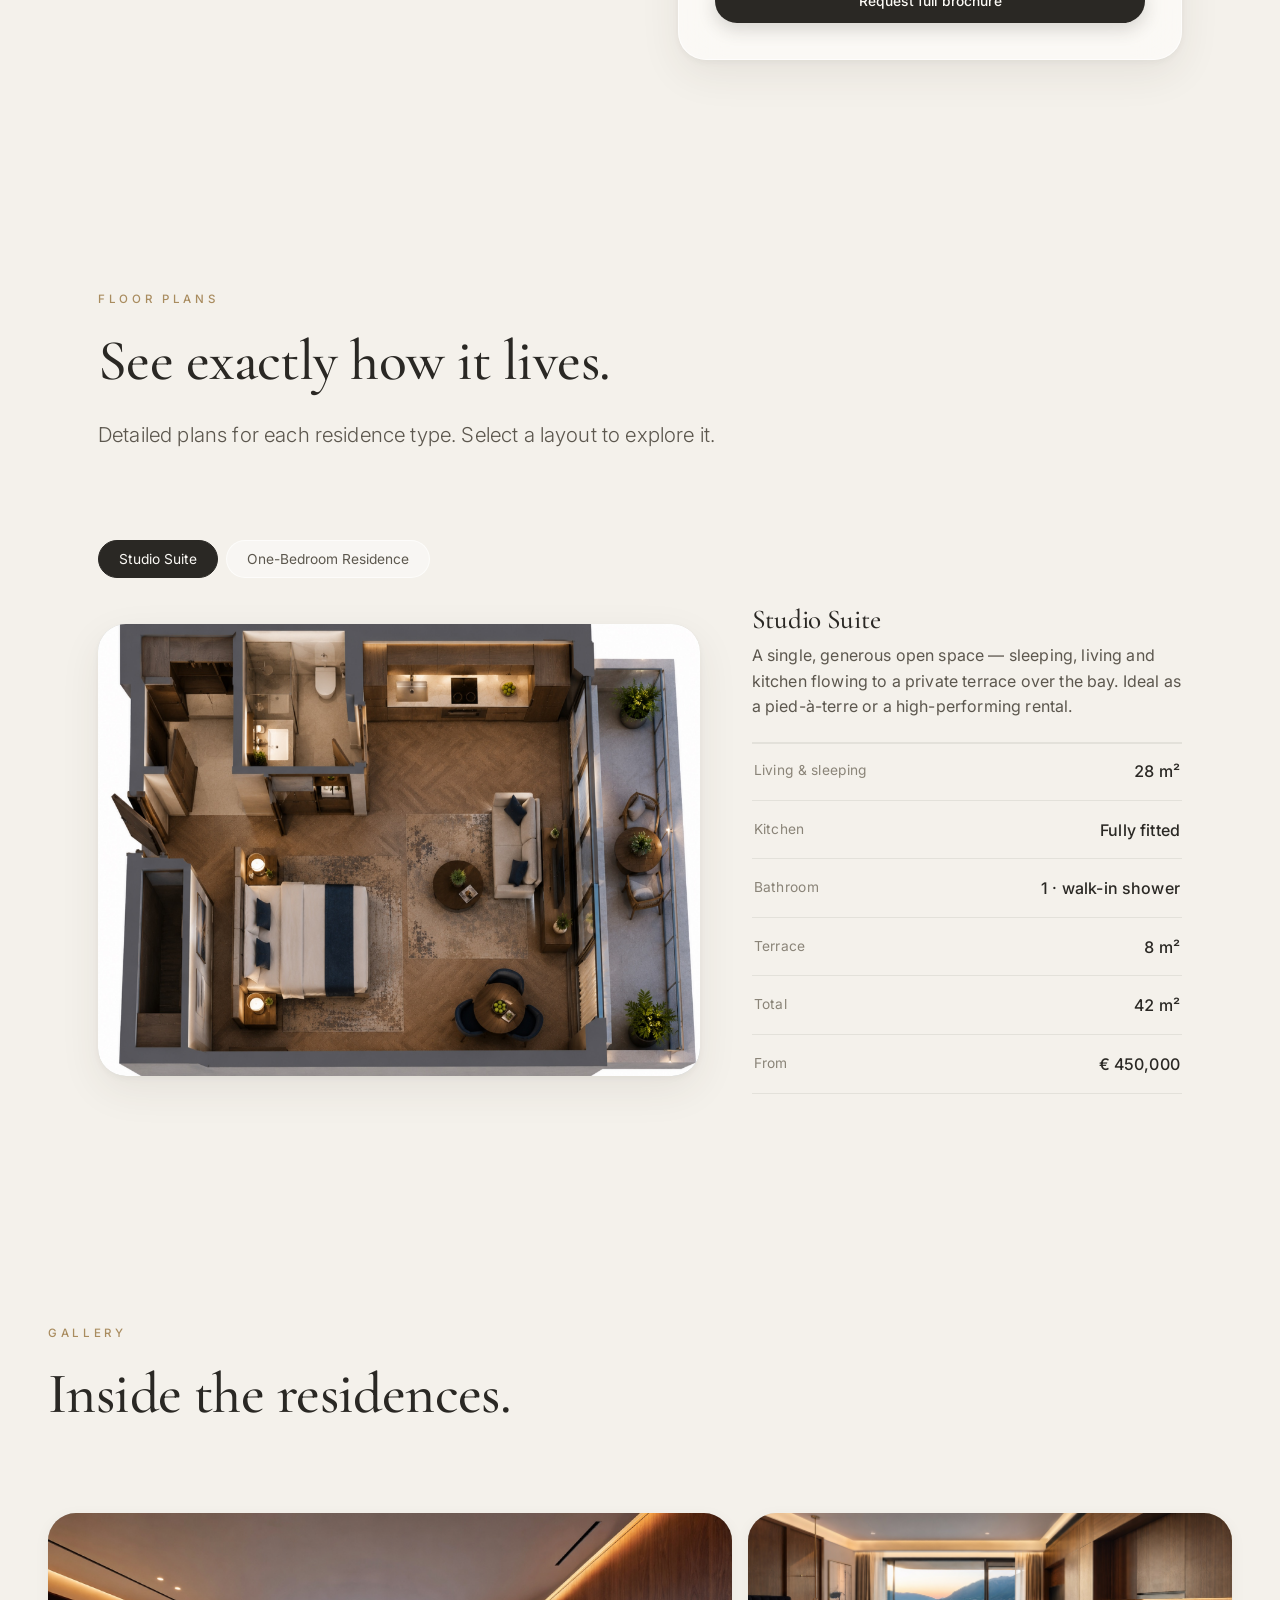
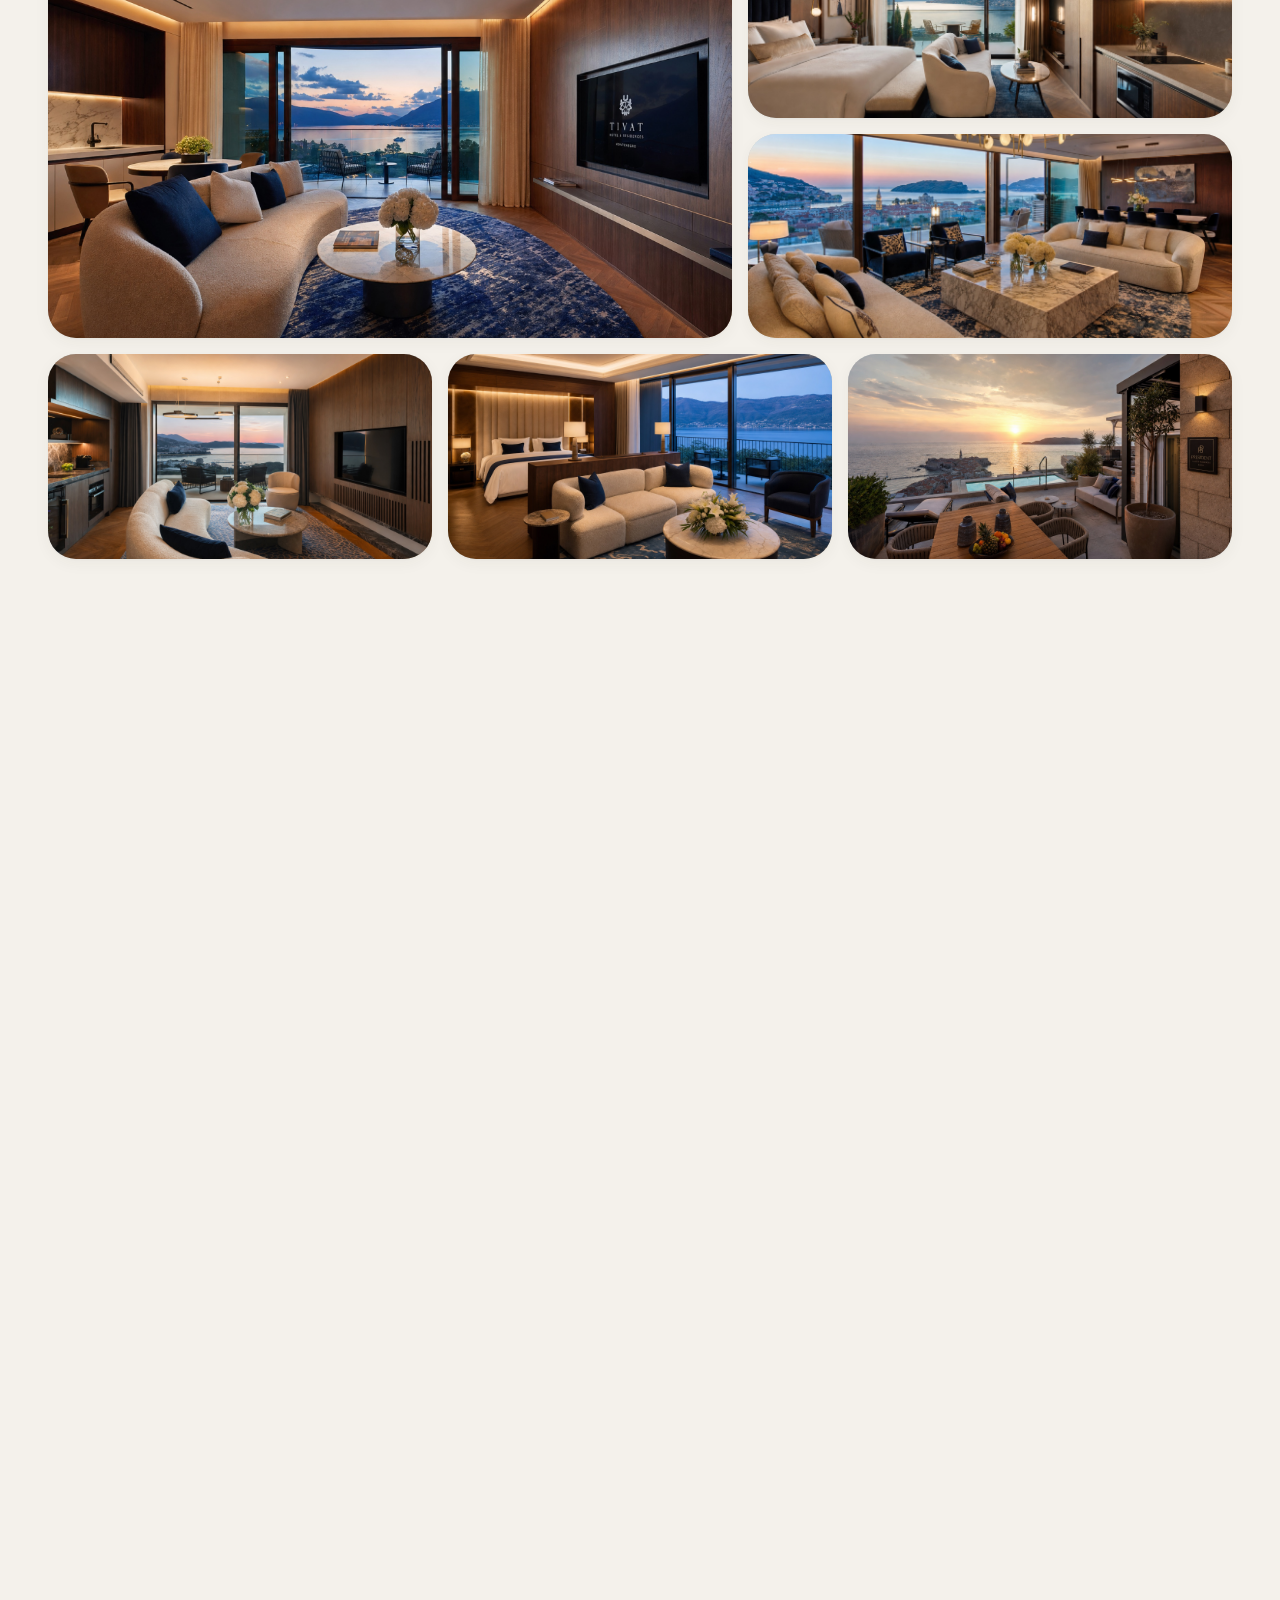
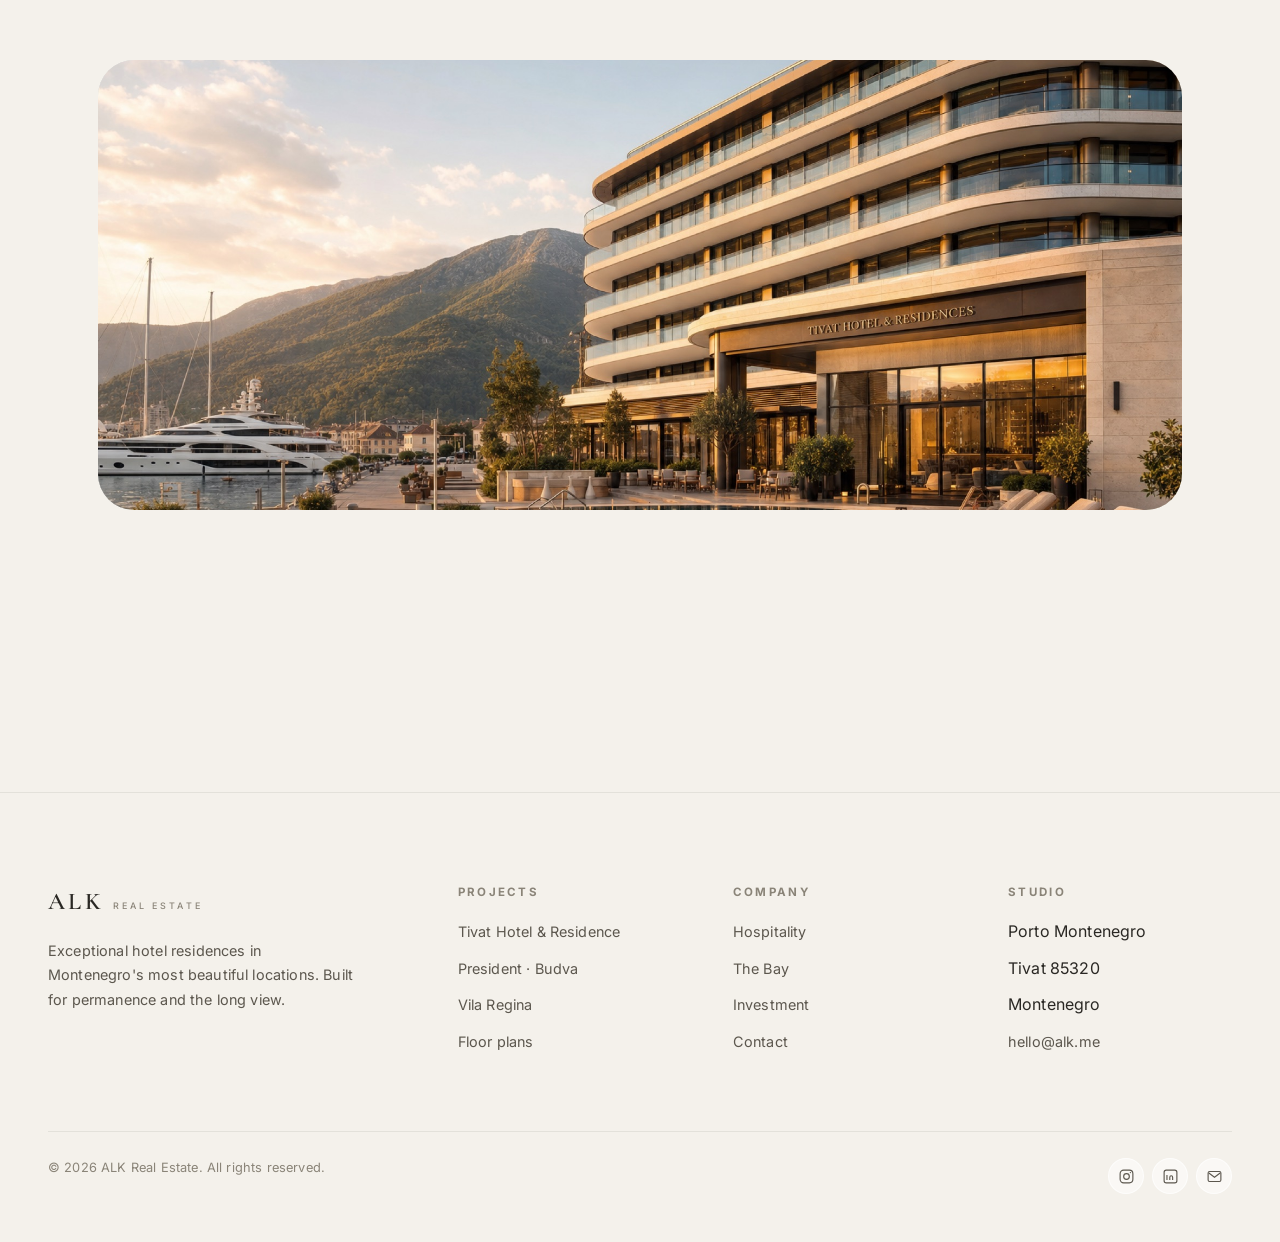
<file: residence.html>
<!DOCTYPE html>
<html lang="en">
<head>
<meta charset="UTF-8">
<meta name="viewport" content="width=device-width, initial-scale=1">
<meta name="description" content="ALK hotel residences — studio and one-bedroom floor plans, specification and gallery. President Budva & Tivat.">
<title>Residences &amp; Floor Plans — ALK Real Estate</title>
<link rel="preconnect" href="https://fonts.googleapis.com">
<link rel="preconnect" href="https://fonts.gstatic.com" crossorigin>
<link rel="stylesheet" href="assets/css/style.css">
</head>
<body>

<!-- ============ NAV ============ -->
<header class="nav" id="nav">
  <div class="nav-inner">
    <a class="brand" href="index.html" aria-label="ALK Real Estate home">ALK <span class="sub">Real&nbsp;Estate</span></a>
    <nav class="nav-links" aria-label="Primary">
      <a href="residences.html">Projects</a>
      <a href="hospitality.html">Hospitality</a>
      <a href="location.html">The&nbsp;Bay</a>
      <a href="residence.html" class="active" aria-current="page">Floor&nbsp;Plans</a>
      <a href="contact.html">Contact</a>
    </nav>
    <a href="contact.html" class="btn-pill btn-primary nav-cta">Get in touch</a>
    <button class="nav-toggle" aria-label="Open menu" aria-expanded="false" aria-controls="mobileMenu">
      <svg viewBox="0 0 24 24" fill="none" stroke="currentColor" stroke-width="1.6"><path d="M4 7h16M4 12h16M4 17h16" stroke-linecap="round"/></svg>
    </button>
  </div>
</header>
<nav class="mobile-menu" id="mobileMenu" aria-label="Mobile">
  <a href="residences.html">Projects</a><a href="hospitality.html">Hospitality</a><a href="location.html">The Bay</a><a href="residence.html">Floor Plans</a><a href="contact.html">Contact</a>
</nav>

<!-- ============ PAGE HERO ============ -->
<section class="page-hero" style="padding-bottom:0">
  <div class="wrap">
    <nav class="breadcrumb reveal in" aria-label="Breadcrumb">
      <a href="index.html">Home</a>
      <svg viewBox="0 0 24 24" fill="none" stroke="currentColor" stroke-width="1.6"><path d="M9 6l6 6-6 6"/></svg>
      <a href="residences.html">Projects</a>
      <svg viewBox="0 0 24 24" fill="none" stroke="currentColor" stroke-width="1.6"><path d="M9 6l6 6-6 6"/></svg>
      <span>Residences &amp; Floor Plans</span>
    </nav>
    <div style="display:flex; flex-wrap:wrap; align-items:flex-end; justify-content:space-between; gap:24px">
      <div>
        <span class="eyebrow reveal in" style="display:block;margin-bottom:18px">Hotel Residences · Tivat &amp; Budva</span>
        <h1 class="serif reveal in">A home, fully serviced.</h1>
      </div>
      <div class="reveal in d1" style="text-align:right">
        <div class="price tabular" style="font-size:2.2rem"><small style="font-size:.34em">Residences from</small>€ 395,000</div>
      </div>
    </div>
  </div>
</section>

<!-- ============ HERO IMAGE ============ -->
<section style="padding-top:clamp(28px,4vw,44px)">
  <div class="wrap-wide">
    <div class="frame reveal" style="aspect-ratio:16/8">
      <div class="ph"></div>
      <img src="assets/img/president-exterior.jpg" alt="President Hotel &amp; Residences Budva at golden hour, above the old town">
    </div>
  </div>
</section>

<!-- ============ OVERVIEW + SPECS ============ -->
<section class="section-pad-sm">
  <div class="wrap">
    <div class="split">
      <div class="split-body reveal">
        <span class="eyebrow">The Residences</span>
        <h2 class="serif" style="margin-top:18px;font-size:clamp(1.8rem,3.6vw,2.8rem)">Turn-key, to the last detail.</h2>
        <p class="lede">Every residence is delivered fully finished and furnished — warm oak, local stone, soft daylight and a private terrace framing the bay. From studios to penthouses, every home shares the same materials and the same five-star servicing.</p>
        <p class="lede" style="margin-top:18px">Buy to live, to visit, or to invest: each home can join the managed rental programme when you are away.</p>
      </div>
      <div class="reveal d1">
        <div class="glass" style="border-radius:var(--r-lg); padding:clamp(24px,3vw,36px)">
          <div class="meta-list" style="border-top:none">
            <div class="meta-row" style="border-top:1px solid var(--hairline)"><span class="k">Types</span><span class="v">Studio – penthouse</span></div>
            <div class="meta-row"><span class="k">Interior</span><span class="v tabular">38–180 m²</span></div>
            <div class="meta-row"><span class="k">Finish</span><span class="v">Turn-key, furnished</span></div>
            <div class="meta-row"><span class="k">Outlook</span><span class="v">Sea &amp; mountain</span></div>
            <div class="meta-row"><span class="k">Servicing</span><span class="v">5-star hotel</span></div>
            <div class="meta-row"><span class="k">Ownership</span><span class="v">Freehold</span></div>
            <div class="meta-row"><span class="k">Completion</span><span class="v">2027–2028</span></div>
          </div>
          <a href="contact.html" class="btn-pill btn-primary" style="width:100%;justify-content:center;margin-top:24px">Request full brochure</a>
        </div>
      </div>
    </div>
  </div>
</section>

<!-- ============ FLOOR PLANS ============ -->
<section class="section-pad-sm" id="plans">
  <div class="wrap">
    <div class="section-head reveal">
      <span class="eyebrow">Floor Plans</span>
      <h2 class="serif">See exactly how it lives.</h2>
      <p class="lede">Detailed plans for each residence type. Select a layout to explore it.</p>
    </div>

    <div class="reveal" data-tabs>
      <div class="plan-tabs" role="tablist" aria-label="Residence types">
        <button class="plan-tab active" data-tab="studio" role="tab" aria-selected="true">Studio Suite</button>
        <button class="plan-tab" data-tab="onebed" role="tab" aria-selected="false">One-Bedroom Residence</button>
      </div>

      <!-- STUDIO -->
      <div class="plan-panel active" data-panel="studio" role="tabpanel">
        <div class="frame" style="aspect-ratio:4/3; box-shadow:var(--shadow-md)">
          <div class="ph ph-3"></div>
          <img src="assets/img/plan-studio.jpg" alt="Studio Suite floor plan — bedroom, bathroom, kitchen, living and terrace" loading="lazy">
        </div>
        <div>
          <h3 class="serif" style="font-size:1.7rem;margin-bottom:8px">Studio Suite</h3>
          <p style="color:var(--ink-soft);margin-bottom:22px">A single, generous open space — sleeping, living and kitchen flowing to a private terrace over the bay. Ideal as a pied-à-terre or a high-performing rental.</p>
          <div class="plan-legend">
            <div class="meta-row" style="border-top:1px solid var(--hairline)"><span class="k">Living &amp; sleeping</span><span class="v tabular">28 m²</span></div>
            <div class="meta-row"><span class="k">Kitchen</span><span class="v">Fully fitted</span></div>
            <div class="meta-row"><span class="k">Bathroom</span><span class="v">1 · walk-in shower</span></div>
            <div class="meta-row"><span class="k">Terrace</span><span class="v tabular">8 m²</span></div>
            <div class="meta-row"><span class="k">Total</span><span class="v tabular">42 m²</span></div>
            <div class="meta-row"><span class="k">From</span><span class="v">€ 450,000</span></div>
          </div>
        </div>
      </div>

      <!-- ONE BEDROOM -->
      <div class="plan-panel" data-panel="onebed" role="tabpanel">
        <div class="frame" style="aspect-ratio:4/3; box-shadow:var(--shadow-md)">
          <div class="ph"></div>
          <img src="assets/img/plan-onebed.jpg" alt="One-Bedroom Residence floor plan — separate bedroom, bathroom, kitchen, dining, living and terrace" loading="lazy">
        </div>
        <div>
          <h3 class="serif" style="font-size:1.7rem;margin-bottom:8px">One-Bedroom Residence</h3>
          <p style="color:var(--ink-soft);margin-bottom:22px">A separate bedroom suite, an open living and dining room, and a wide terrace — a true home by the water, with room to host.</p>
          <div class="plan-legend">
            <div class="meta-row" style="border-top:1px solid var(--hairline)"><span class="k">Living &amp; dining</span><span class="v tabular">34 m²</span></div>
            <div class="meta-row"><span class="k">Bedroom</span><span class="v tabular">18 m²</span></div>
            <div class="meta-row"><span class="k">Bathroom</span><span class="v">1 · bath &amp; shower</span></div>
            <div class="meta-row"><span class="k">Terrace</span><span class="v tabular">14 m²</span></div>
            <div class="meta-row"><span class="k">Total</span><span class="v tabular">68 m²</span></div>
            <div class="meta-row"><span class="k">From</span><span class="v">€ 680,000</span></div>
          </div>
        </div>
      </div>
    </div>
  </div>
</section>

<!-- ============ GALLERY ============ -->
<section class="section-pad-sm">
  <div class="wrap-wide">
    <div class="section-head reveal"><span class="eyebrow">Gallery</span><h2 class="serif">Inside the residences.</h2></div>
    <div class="gallery reveal">
      <div class="frame hover-zoom g-a"><div class="ph"></div><img src="assets/img/tivat-onebed.jpg" alt="One-bedroom living room opening to terrace" loading="lazy"></div>
      <div class="frame hover-zoom g-b"><div class="ph ph-2"></div><img src="assets/img/tivat-studio.jpg" alt="Studio residence" loading="lazy"></div>
      <div class="frame hover-zoom g-c"><div class="ph ph-3"></div><img src="assets/img/president-penthouse.jpg" alt="Penthouse living room" loading="lazy"></div>
      <div class="frame hover-zoom g-d"><div class="ph"></div><img src="assets/img/president-onebed.jpg" alt="President one-bedroom living room" loading="lazy"></div>
      <div class="frame hover-zoom g-e"><div class="ph ph-2"></div><img src="assets/img/tivat-suite.jpg" alt="Suite living" loading="lazy"></div>
      <div class="frame hover-zoom g-f"><div class="ph ph-3"></div><img src="assets/img/president-penthouse-terrace.jpg" alt="Penthouse terrace" loading="lazy"></div>
    </div>
  </div>
</section>

<!-- ============ FEATURES ============ -->
<section class="section-pad-sm">
  <div class="wrap">
    <div class="section-head reveal"><span class="eyebrow">Specification</span><h2 class="serif">Built quietly, to last.</h2></div>
    <div class="amenity-grid reveal">
      <div class="amenity"><span class="ico"><svg viewBox="0 0 24 24" fill="none" stroke="currentColor" stroke-width="1.5"><path d="M3 21V8l9-5 9 5v13M9 21v-6h6v6"/></svg></span><div><h4>Local stone &amp; oak</h4><p>Honey-toned stone and warm timber, finished by regional makers.</p></div></div>
      <div class="amenity"><span class="ico"><svg viewBox="0 0 24 24" fill="none" stroke="currentColor" stroke-width="1.5"><circle cx="12" cy="12" r="4"/><path d="M12 2v3M12 19v3M2 12h3M19 12h3M5 5l2 2M17 17l2 2M19 5l-2 2M7 17l-2 2"/></svg></span><div><h4>Sea-facing terrace</h4><p>Every residence opens to a private terrace over the bay.</p></div></div>
      <div class="amenity"><span class="ico"><svg viewBox="0 0 24 24" fill="none" stroke="currentColor" stroke-width="1.5"><rect x="3" y="11" width="18" height="10" rx="2"/><path d="M7 11V7a5 5 0 0110 0v4"/></svg></span><div><h4>Smart &amp; secure</h4><p>Climate, lighting and access from one app; round-the-clock security.</p></div></div>
      <div class="amenity"><span class="ico"><svg viewBox="0 0 24 24" fill="none" stroke="currentColor" stroke-width="1.5"><path d="M3 12c3-4 5-4 8 0s5 4 8 0M3 18c3-4 5-4 8 0s5 4 8 0"/></svg></span><div><h4>Rooftop pool club</h4><p>Residents' infinity pool, bar and lounge above the marina.</p></div></div>
      <div class="amenity"><span class="ico"><svg viewBox="0 0 24 24" fill="none" stroke="currentColor" stroke-width="1.5"><path d="M12 3l2.5 5 5.5.8-4 3.9.9 5.5L12 16.5 7.1 18.2 8 12.7 4 8.8l5.5-.8z"/></svg></span><div><h4>Hotel servicing</h4><p>Housekeeping, concierge and maintenance, on call.</p></div></div>
      <div class="amenity"><span class="ico"><svg viewBox="0 0 24 24" fill="none" stroke="currentColor" stroke-width="1.5"><path d="M4 19V5M4 19h16M8 16l4-5 3 3 4-6"/></svg></span><div><h4>Managed rental</h4><p>Let your residence within the programme when you are away.</p></div></div>
    </div>
  </div>
</section>

<!-- ============ CTA ============ -->
<section class="section-pad">
  <div class="wrap">
    <div class="cta-band reveal">
      <div class="frame"><div class="ph ph-2"></div><img src="assets/img/tivat-exterior.jpg" alt="" loading="lazy"></div>
      <div class="cta-content">
        <span class="eyebrow">Reserve your residence</span>
        <h2 class="serif" style="margin-top:16px">See it in its own light.</h2>
        <p class="lede">Private viewings are arranged on site and online, with full plans, finishes and pricing.</p>
        <div class="cta-actions"><a href="contact.html" class="btn-pill btn-primary">Arrange a viewing</a><a href="residences.html" class="btn-pill btn-ghost">Back to projects</a></div>
      </div>
    </div>
  </div>
</section>

<!-- ============ FOOTER ============ -->
<footer class="footer">
  <div class="wrap-wide">
    <div class="footer-grid">
      <div><div class="brand">ALK <span class="sub">Real&nbsp;Estate</span></div><p>Exceptional hotel residences in Montenegro's most beautiful locations. Built for permanence and the long view.</p></div>
      <div><h5>Projects</h5><ul><li><a href="residences.html#tivat">Tivat Hotel &amp; Residence</a></li><li><a href="residences.html#president">President · Budva</a></li><li><a href="residences.html#vila-regina">Vila Regina</a></li><li><a href="residence.html">Floor plans</a></li></ul></div>
      <div><h5>Company</h5><ul><li><a href="hospitality.html">Hospitality</a></li><li><a href="location.html">The Bay</a></li><li><a href="contact.html">Investment</a></li><li><a href="contact.html">Contact</a></li></ul></div>
      <div><h5>Studio</h5><ul><li>Porto Montenegro</li><li>Tivat 85320</li><li>Montenegro</li><li><a href="contact.html">hello@alk.me</a></li></ul></div>
    </div>
    <div class="footer-base">
      <span>© <span data-year>2026</span> ALK Real Estate. All rights reserved.</span>
      <div class="socials">
        <a href="#" aria-label="Instagram"><svg viewBox="0 0 24 24" fill="none" stroke="currentColor" stroke-width="1.6"><rect x="3" y="3" width="18" height="18" rx="5"/><circle cx="12" cy="12" r="4"/><circle cx="17.5" cy="6.5" r="1" fill="currentColor" stroke="none"/></svg></a>
        <a href="#" aria-label="LinkedIn"><svg viewBox="0 0 24 24" fill="none" stroke="currentColor" stroke-width="1.6"><rect x="3" y="3" width="18" height="18" rx="3"/><path d="M7 10v7M7 7v.01M11 17v-4a2 2 0 014 0v4"/></svg></a>
        <a href="#" aria-label="Email"><svg viewBox="0 0 24 24" fill="none" stroke="currentColor" stroke-width="1.6"><rect x="3" y="5" width="18" height="14" rx="2"/><path d="M4 7l8 6 8-6"/></svg></a>
      </div>
    </div>
  </div>
</footer>

<script src="assets/js/main.js"></script>
</body>
</html>
</file>
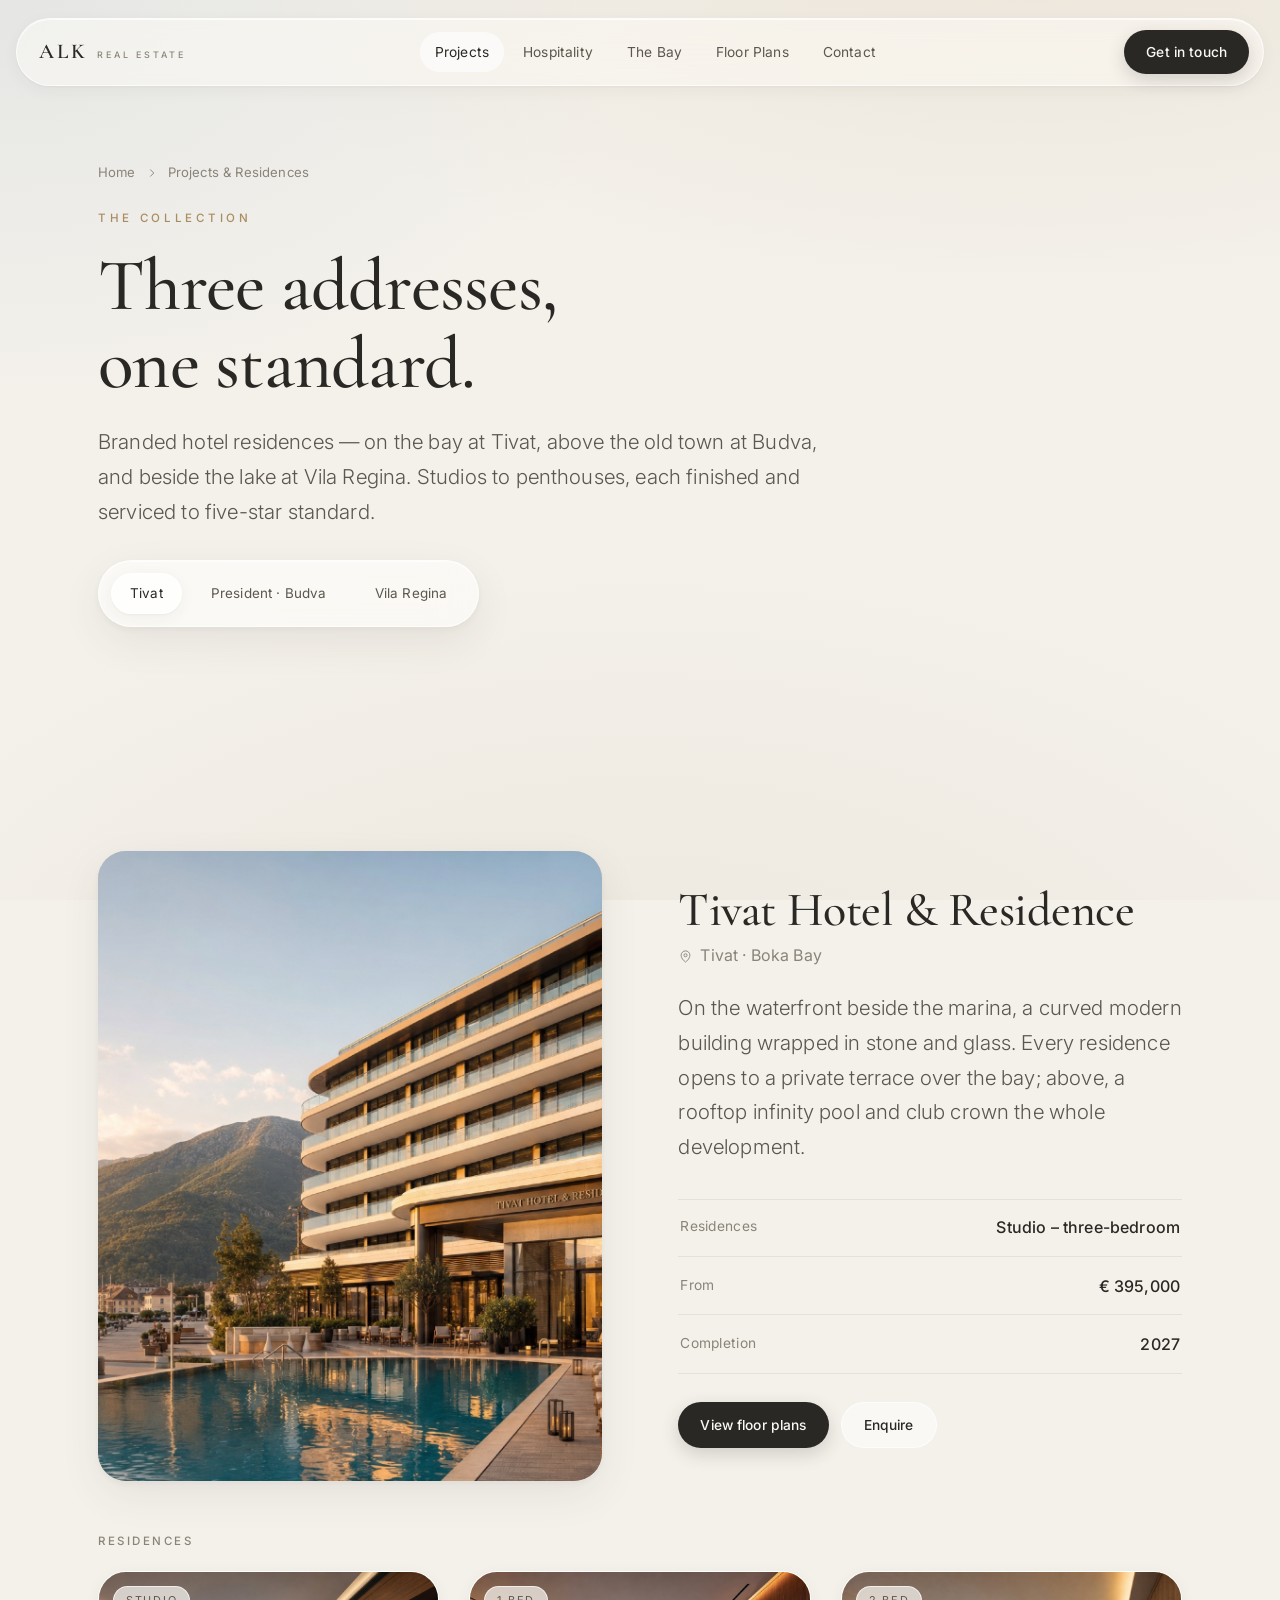
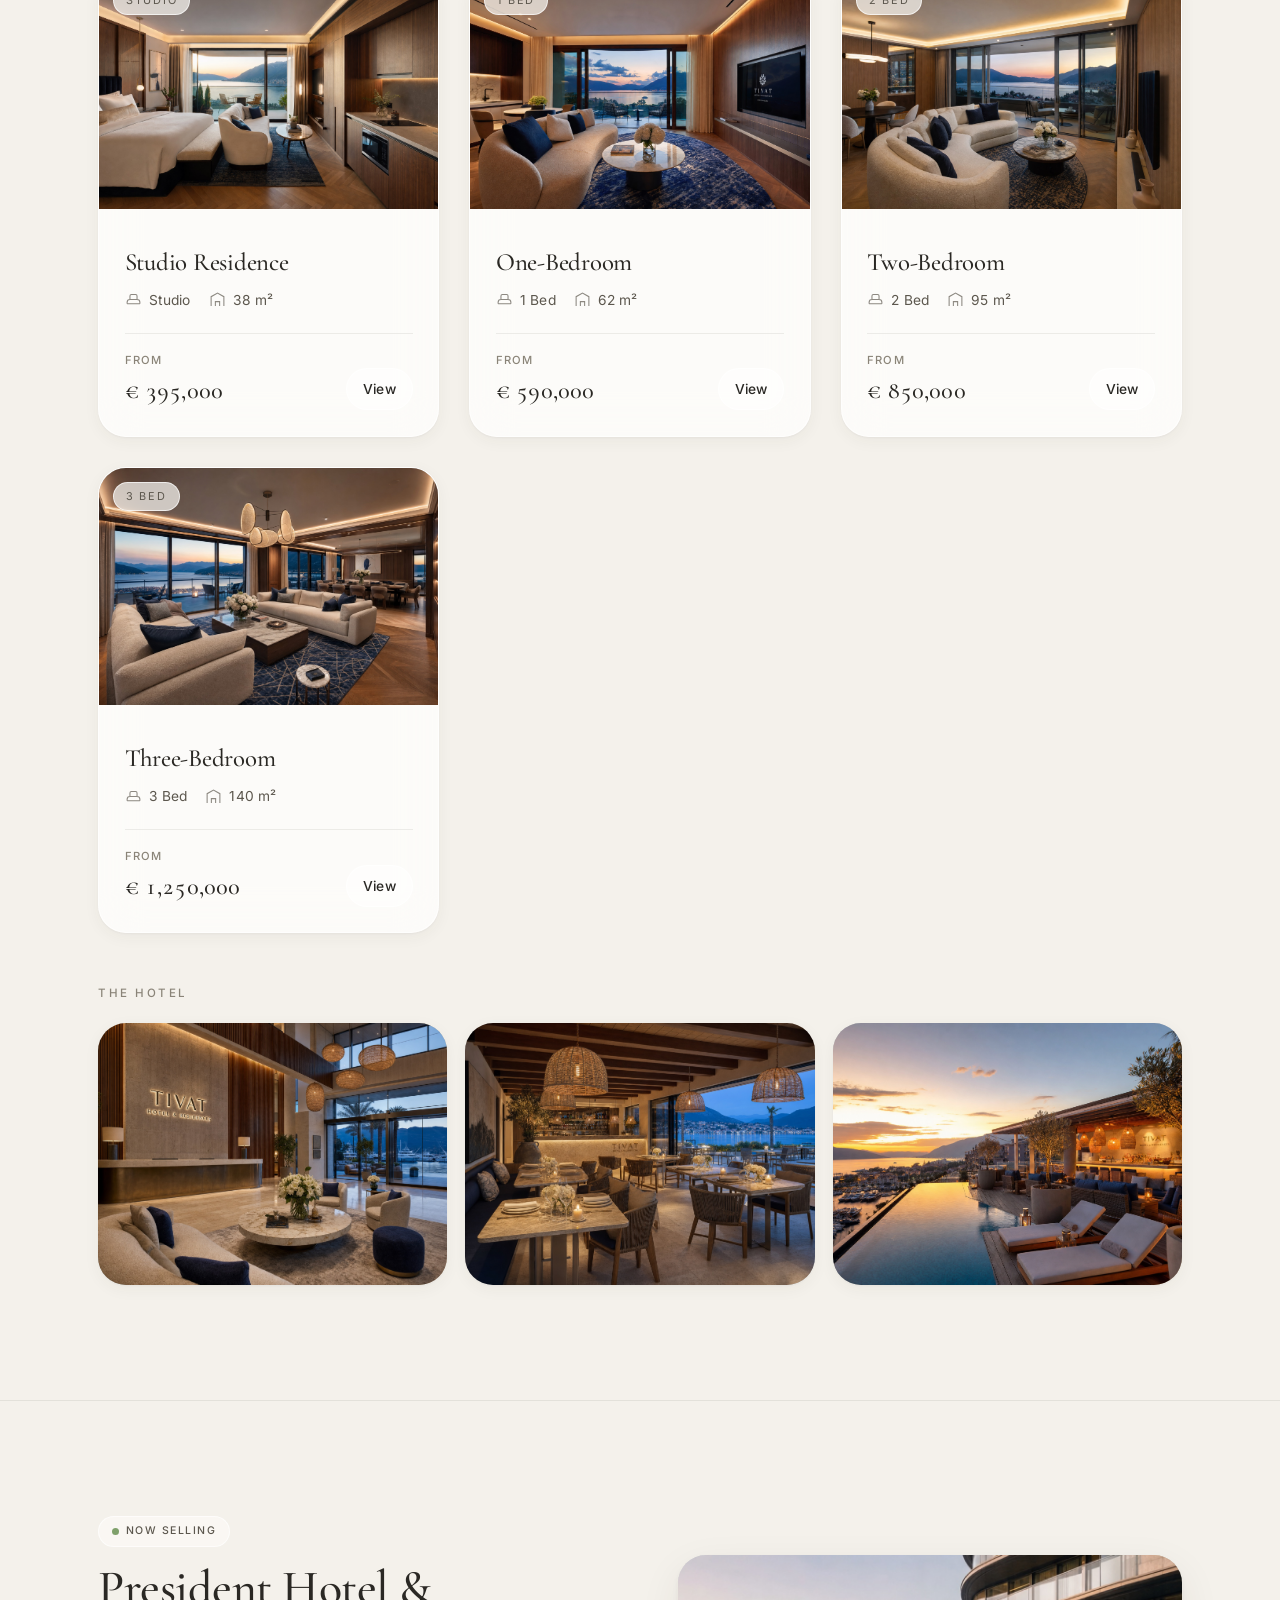
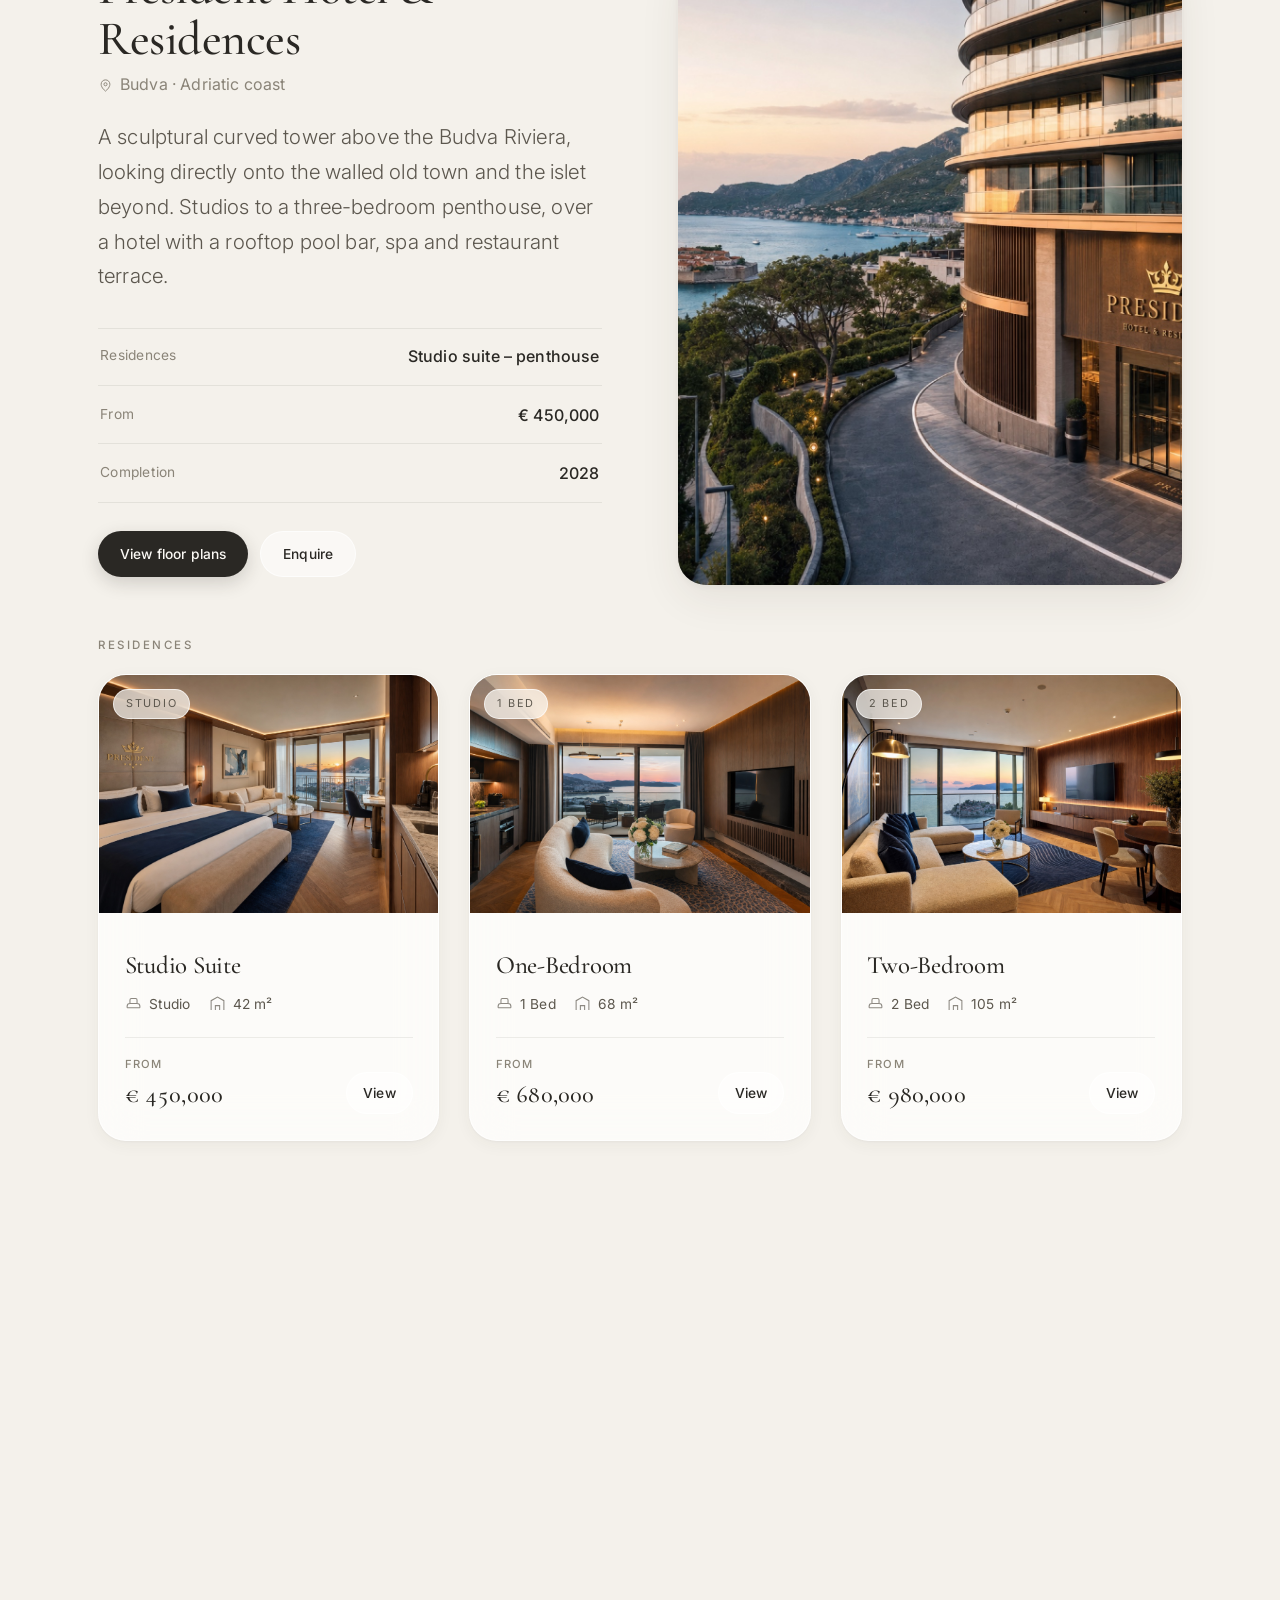
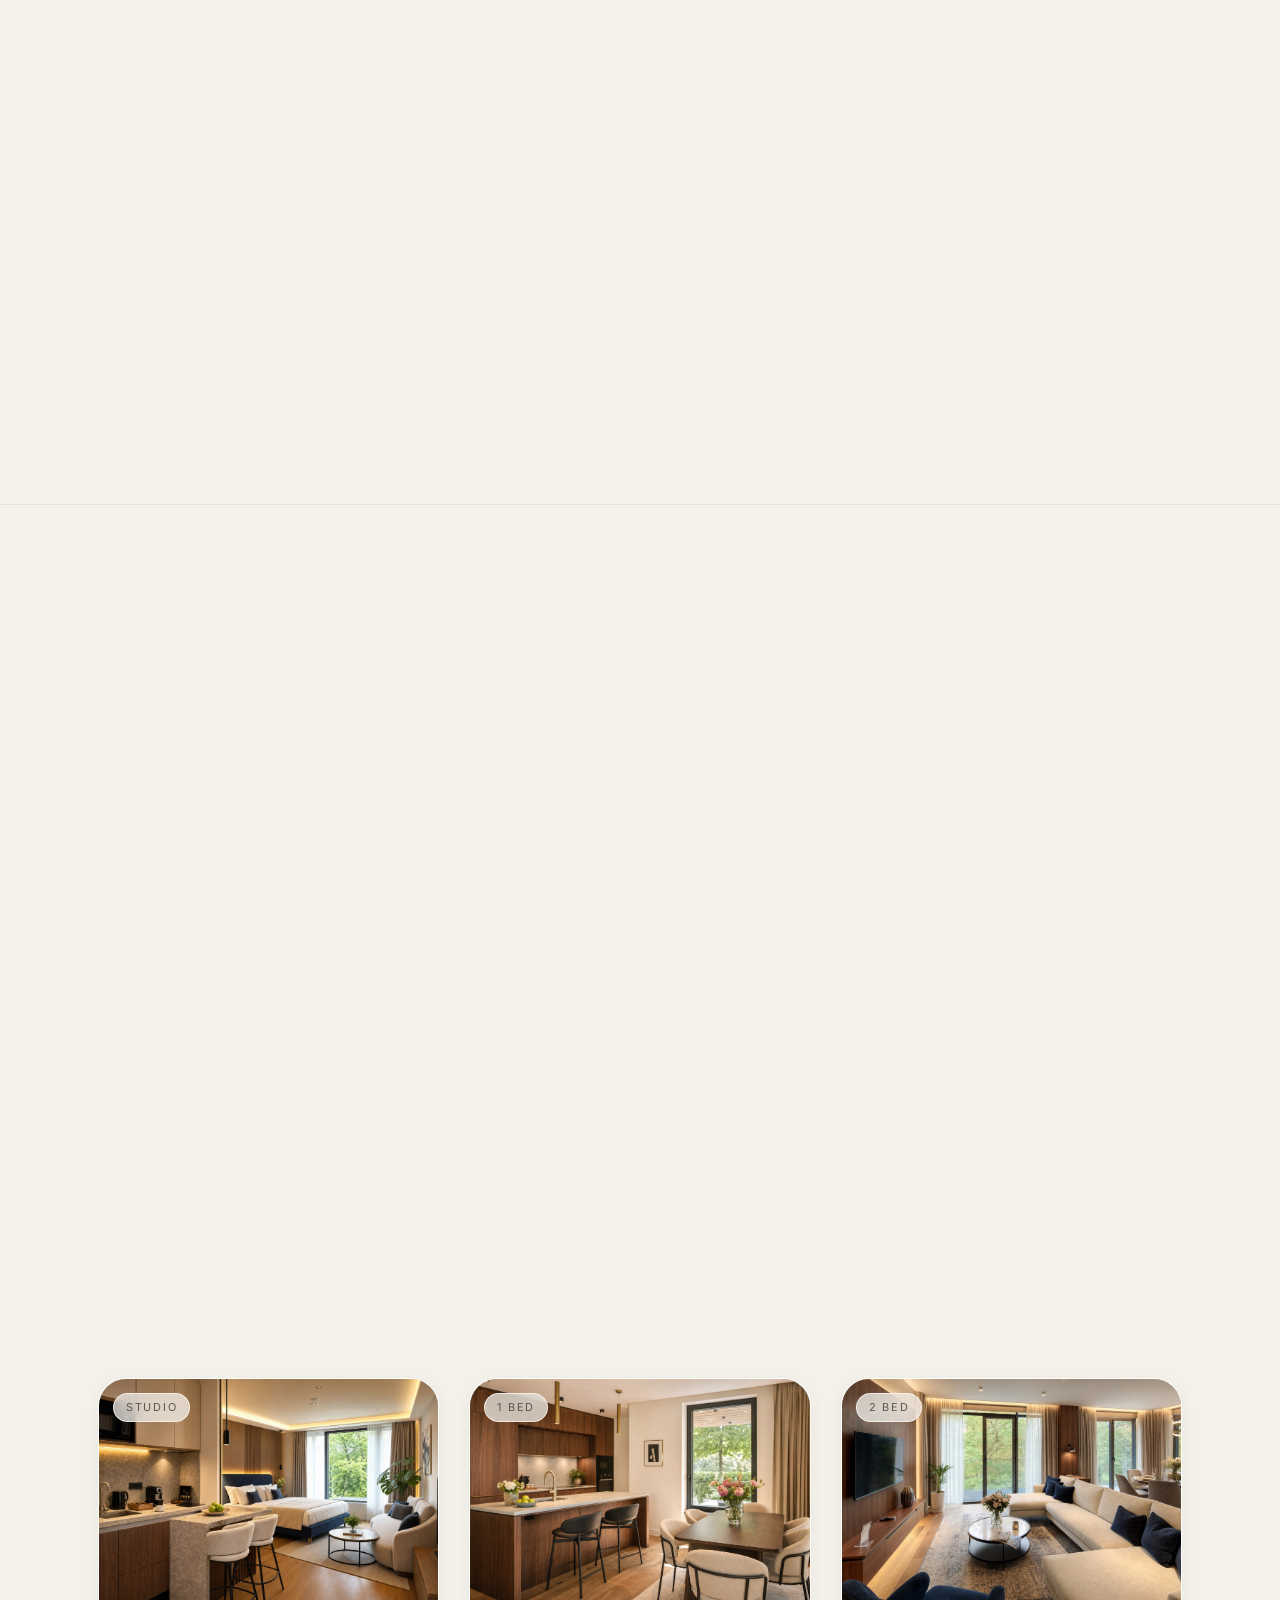
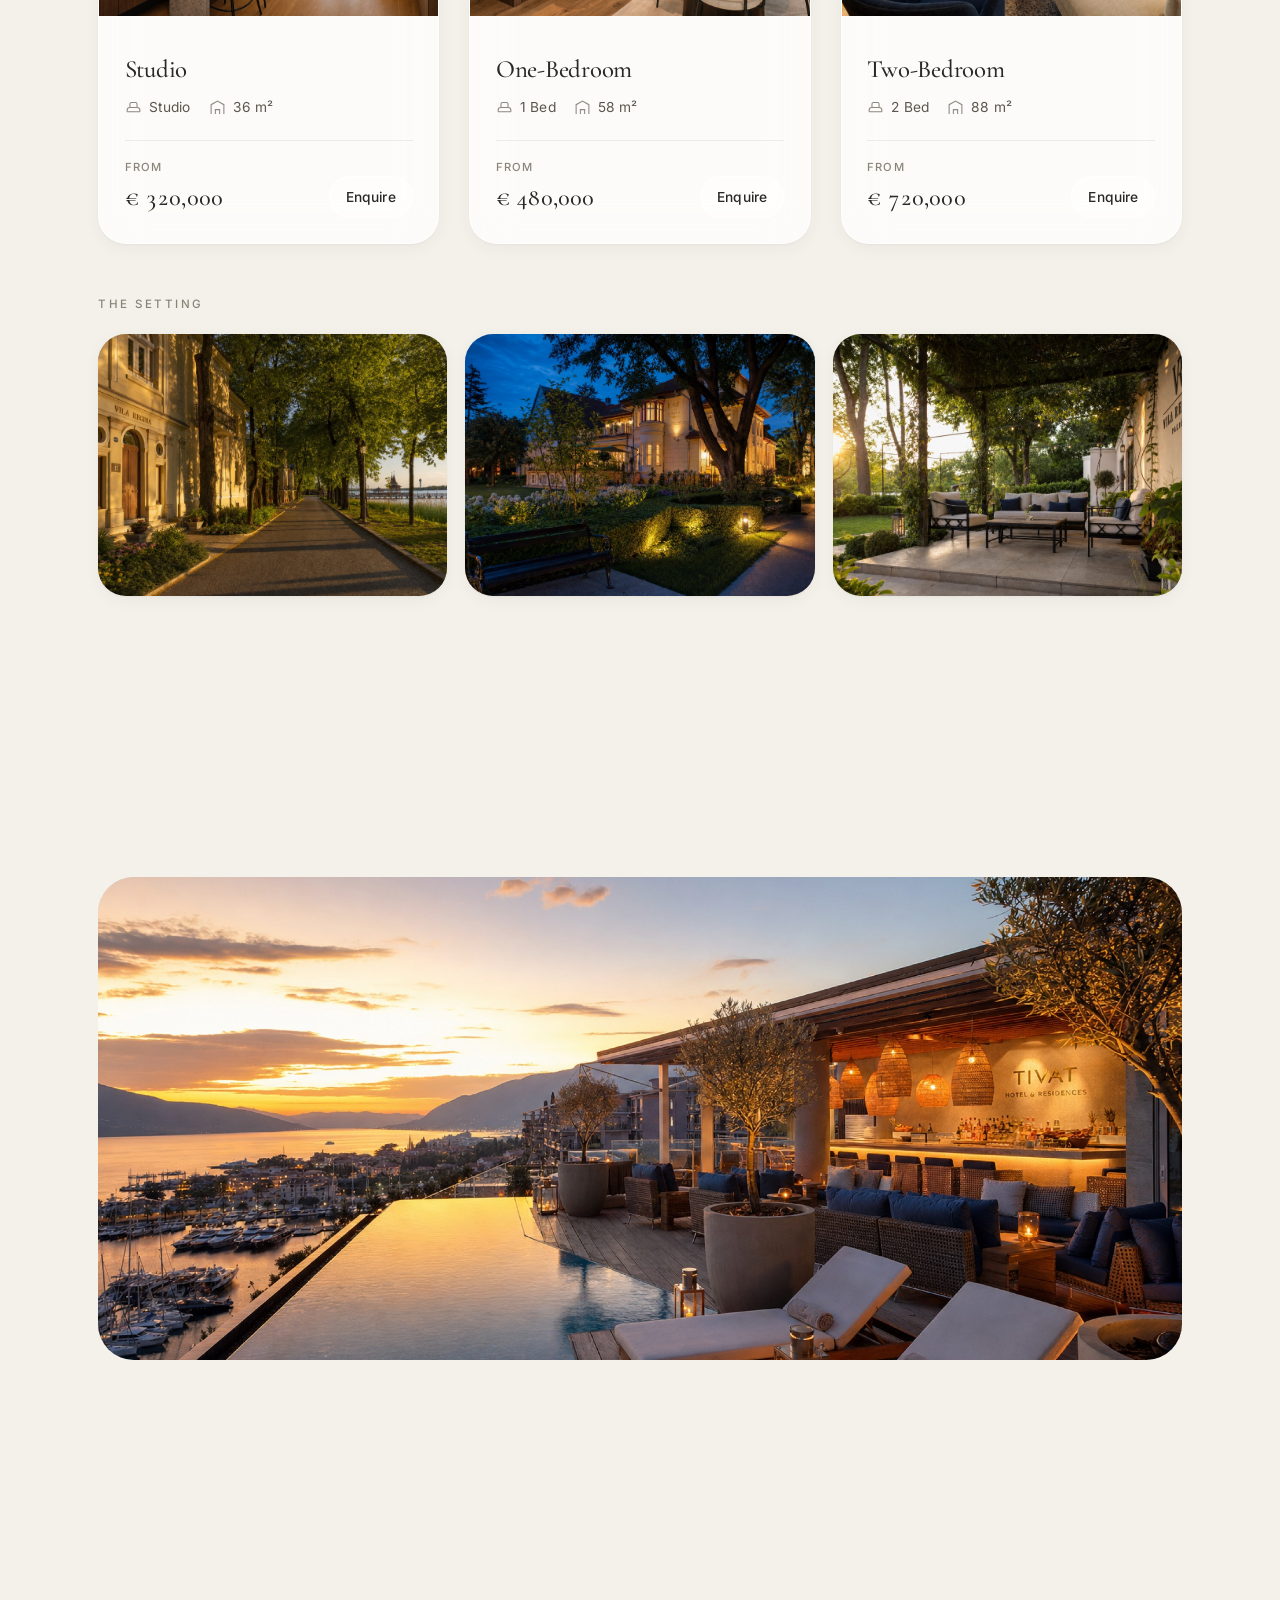
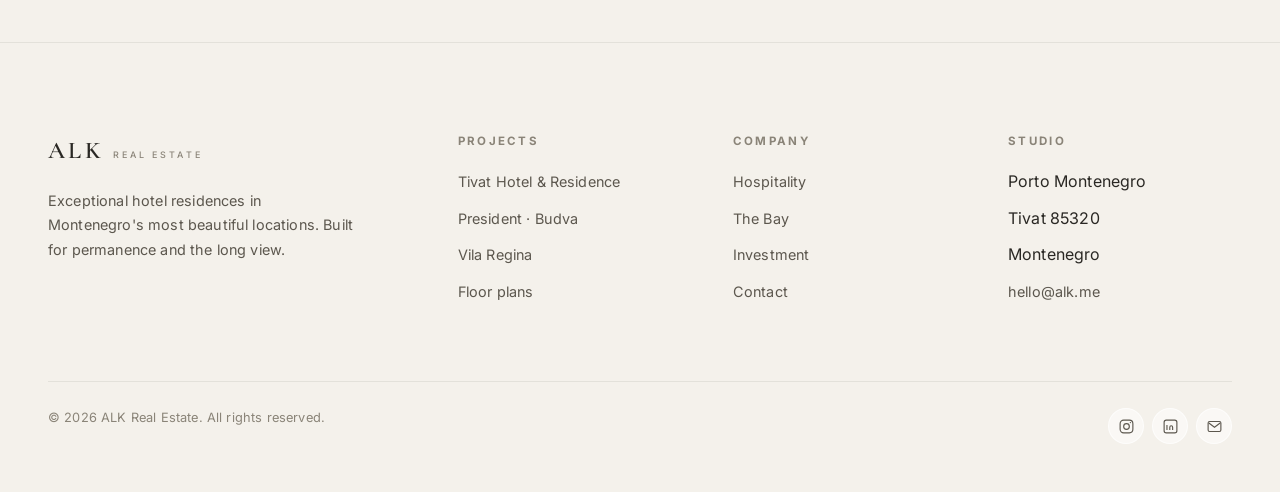
<file: residences.html>
<!DOCTYPE html>
<html lang="en">
<head>
<meta charset="UTF-8">
<meta name="viewport" content="width=device-width, initial-scale=1">
<meta name="description" content="ALK projects & residences — Tivat Hotel & Residence, President Hotel & Residences Budva, and Vila Regina. Studios to penthouses, fully serviced.">
<title>Projects &amp; Residences — ALK Real Estate</title>
<link rel="preconnect" href="https://fonts.googleapis.com">
<link rel="preconnect" href="https://fonts.gstatic.com" crossorigin>
<link rel="stylesheet" href="assets/css/style.css">
</head>
<body>

<!-- ============ NAV ============ -->
<header class="nav" id="nav">
  <div class="nav-inner">
    <a class="brand" href="index.html" aria-label="ALK Real Estate home">ALK <span class="sub">Real&nbsp;Estate</span></a>
    <nav class="nav-links" aria-label="Primary">
      <a href="residences.html" class="active" aria-current="page">Projects</a>
      <a href="hospitality.html">Hospitality</a>
      <a href="location.html">The&nbsp;Bay</a>
      <a href="residence.html">Floor&nbsp;Plans</a>
      <a href="contact.html">Contact</a>
    </nav>
    <a href="contact.html" class="btn-pill btn-primary nav-cta">Get in touch</a>
    <button class="nav-toggle" aria-label="Open menu" aria-expanded="false" aria-controls="mobileMenu">
      <svg viewBox="0 0 24 24" fill="none" stroke="currentColor" stroke-width="1.6"><path d="M4 7h16M4 12h16M4 17h16" stroke-linecap="round"/></svg>
    </button>
  </div>
</header>
<nav class="mobile-menu" id="mobileMenu" aria-label="Mobile">
  <a href="residences.html">Projects</a><a href="hospitality.html">Hospitality</a><a href="location.html">The Bay</a><a href="residence.html">Floor Plans</a><a href="contact.html">Contact</a>
</nav>

<!-- ============ PAGE HERO ============ -->
<section class="page-hero">
  <div class="wrap">
    <nav class="breadcrumb reveal in" aria-label="Breadcrumb">
      <a href="index.html">Home</a>
      <svg viewBox="0 0 24 24" fill="none" stroke="currentColor" stroke-width="1.6"><path d="M9 6l6 6-6 6"/></svg>
      <span>Projects &amp; Residences</span>
    </nav>
    <span class="eyebrow reveal in">The Collection</span>
    <h1 class="serif reveal in">Three addresses,<br>one standard.</h1>
    <p class="lede reveal in d1">Branded hotel residences — on the bay at Tivat, above the old town at Budva, and beside the lake at Vila Regina. Studios to penthouses, each finished and serviced to five-star standard.</p>
    <div class="filter-bar glass reveal in d2" style="margin-top:30px;display:inline-flex" role="group" aria-label="Jump to a project">
      <a class="chip active" href="#tivat">Tivat</a>
      <a class="chip" href="#president">President · Budva</a>
      <a class="chip" href="#vila-regina">Vila Regina</a>
    </div>
  </div>
</section>

<!-- ====================================================== -->
<!-- ============ TIVAT ============ -->
<!-- ====================================================== -->
<section class="section-pad-sm proj" id="tivat">
  <div class="wrap">
    <div class="proj-head reveal"><span class="badge is-build"><span class="dot"></span>Under construction</span></div>
    <div class="split">
      <div class="split-media frame hover-zoom reveal"><div class="ph"></div>
        <img src="assets/img/tivat-exterior.jpg" alt="Tivat Hotel &amp; Residences exterior at golden hour" loading="lazy"></div>
      <div class="split-body reveal d1">
        <h2 class="serif">Tivat Hotel &amp; Residence</h2>
        <p class="loc" style="color:var(--ink-faint);margin:8px 0 18px;display:flex;align-items:center;gap:7px"><svg viewBox="0 0 24 24" fill="none" stroke="currentColor" stroke-width="1.5" width="15" height="15"><path d="M12 21s-7-5.2-7-11a7 7 0 0114 0c0 5.8-7 11-7 11z"/><circle cx="12" cy="10" r="2.5"/></svg> Tivat · Boka Bay</p>
        <p class="lede">On the waterfront beside the marina, a curved modern building wrapped in stone and glass. Every residence opens to a private terrace over the bay; above, a rooftop infinity pool and club crown the whole development.</p>
        <div class="meta-list">
          <div class="meta-row"><span class="k">Residences</span><span class="v">Studio – three-bedroom</span></div>
          <div class="meta-row"><span class="k">From</span><span class="v">€ 395,000</span></div>
          <div class="meta-row"><span class="k">Completion</span><span class="v">2027</span></div>
        </div>
        <div style="margin-top:28px;display:flex;gap:12px;flex-wrap:wrap">
          <a href="residence.html" class="btn-pill btn-primary">View floor plans</a>
          <a href="contact.html" class="btn-pill btn-ghost">Enquire</a>
        </div>
      </div>
    </div>

    <div class="subhead reveal">Residences</div>
    <div class="card-grid">
      <article class="prop-card reveal">
        <div class="frame hover-zoom"><span class="tag float">Studio</span><div class="ph"></div><img src="assets/img/tivat-studio.jpg" alt="Tivat studio residence" loading="lazy"></div>
        <div class="pc-body"><h3 class="serif">Studio Residence</h3>
          <div class="spec-row"><span class="s"><svg viewBox="0 0 24 24" fill="none" stroke="currentColor" stroke-width="1.5"><path d="M3 18v-2a4 4 0 014-4h10a4 4 0 014 4v2M3 18h18M7 12V7a2 2 0 012-2h6a2 2 0 012 2v5"/></svg>Studio</span><span class="s"><svg viewBox="0 0 24 24" fill="none" stroke="currentColor" stroke-width="1.5"><path d="M3 21V8l9-5 9 5v13M9 21v-6h6v6"/></svg>38 m²</span></div>
          <div class="pc-foot"><span class="price tabular"><small>From</small>€ 395,000</span><a href="residence.html" class="btn-pill btn-ghost" style="padding:9px 16px">View</a></div>
        </div>
      </article>
      <article class="prop-card reveal d1">
        <div class="frame hover-zoom"><span class="tag float">1 Bed</span><div class="ph ph-2"></div><img src="assets/img/tivat-onebed.jpg" alt="Tivat one-bedroom living room" loading="lazy"></div>
        <div class="pc-body"><h3 class="serif">One-Bedroom</h3>
          <div class="spec-row"><span class="s"><svg viewBox="0 0 24 24" fill="none" stroke="currentColor" stroke-width="1.5"><path d="M3 18v-2a4 4 0 014-4h10a4 4 0 014 4v2M3 18h18M7 12V7a2 2 0 012-2h6a2 2 0 012 2v5"/></svg>1 Bed</span><span class="s"><svg viewBox="0 0 24 24" fill="none" stroke="currentColor" stroke-width="1.5"><path d="M3 21V8l9-5 9 5v13M9 21v-6h6v6"/></svg>62 m²</span></div>
          <div class="pc-foot"><span class="price tabular"><small>From</small>€ 590,000</span><a href="residence.html" class="btn-pill btn-ghost" style="padding:9px 16px">View</a></div>
        </div>
      </article>
      <article class="prop-card reveal d2">
        <div class="frame hover-zoom"><span class="tag float">2 Bed</span><div class="ph ph-3"></div><img src="assets/img/tivat-twobed.jpg" alt="Tivat two-bedroom living room" loading="lazy"></div>
        <div class="pc-body"><h3 class="serif">Two-Bedroom</h3>
          <div class="spec-row"><span class="s"><svg viewBox="0 0 24 24" fill="none" stroke="currentColor" stroke-width="1.5"><path d="M3 18v-2a4 4 0 014-4h10a4 4 0 014 4v2M3 18h18M7 12V7a2 2 0 012-2h6a2 2 0 012 2v5"/></svg>2 Bed</span><span class="s"><svg viewBox="0 0 24 24" fill="none" stroke="currentColor" stroke-width="1.5"><path d="M3 21V8l9-5 9 5v13M9 21v-6h6v6"/></svg>95 m²</span></div>
          <div class="pc-foot"><span class="price tabular"><small>From</small>€ 850,000</span><a href="residence.html" class="btn-pill btn-ghost" style="padding:9px 16px">View</a></div>
        </div>
      </article>
      <article class="prop-card reveal">
        <div class="frame hover-zoom"><span class="tag float">3 Bed</span><div class="ph"></div><img src="assets/img/tivat-threebed.jpg" alt="Tivat three-bedroom living room" loading="lazy"></div>
        <div class="pc-body"><h3 class="serif">Three-Bedroom</h3>
          <div class="spec-row"><span class="s"><svg viewBox="0 0 24 24" fill="none" stroke="currentColor" stroke-width="1.5"><path d="M3 18v-2a4 4 0 014-4h10a4 4 0 014 4v2M3 18h18M7 12V7a2 2 0 012-2h6a2 2 0 012 2v5"/></svg>3 Bed</span><span class="s"><svg viewBox="0 0 24 24" fill="none" stroke="currentColor" stroke-width="1.5"><path d="M3 21V8l9-5 9 5v13M9 21v-6h6v6"/></svg>140 m²</span></div>
          <div class="pc-foot"><span class="price tabular"><small>From</small>€ 1,250,000</span><a href="residence.html" class="btn-pill btn-ghost" style="padding:9px 16px">View</a></div>
        </div>
      </article>
    </div>

    <div class="subhead reveal">The hotel</div>
    <div class="trio reveal">
      <div class="frame hover-zoom"><div class="ph ph-2"></div><img src="assets/img/tivat-lobby.jpg" alt="Tivat lobby reception" loading="lazy"></div>
      <div class="frame hover-zoom"><div class="ph ph-3"></div><img src="assets/img/tivat-restaurant.jpg" alt="Tivat restaurant interior" loading="lazy"></div>
      <div class="frame hover-zoom"><div class="ph"></div><img src="assets/img/tivat-rooftop.jpg" alt="Tivat rooftop infinity pool" loading="lazy"></div>
    </div>
  </div>
</section>

<!-- ====================================================== -->
<!-- ============ PRESIDENT ============ -->
<!-- ====================================================== -->
<section class="section-pad-sm proj" id="president">
  <div class="wrap">
    <div class="proj-head reveal"><span class="badge is-new"><span class="dot"></span>Now selling</span></div>
    <div class="split reverse">
      <div class="split-media frame hover-zoom reveal"><div class="ph ph-2"></div>
        <img src="assets/img/president-exterior.jpg" alt="President Hotel &amp; Residences Budva exterior above the old town" loading="lazy"></div>
      <div class="split-body reveal d1">
        <h2 class="serif">President Hotel &amp; Residences</h2>
        <p class="loc" style="color:var(--ink-faint);margin:8px 0 18px;display:flex;align-items:center;gap:7px"><svg viewBox="0 0 24 24" fill="none" stroke="currentColor" stroke-width="1.5" width="15" height="15"><path d="M12 21s-7-5.2-7-11a7 7 0 0114 0c0 5.8-7 11-7 11z"/><circle cx="12" cy="10" r="2.5"/></svg> Budva · Adriatic coast</p>
        <p class="lede">A sculptural curved tower above the Budva Riviera, looking directly onto the walled old town and the islet beyond. Studios to a three-bedroom penthouse, over a hotel with a rooftop pool bar, spa and restaurant terrace.</p>
        <div class="meta-list">
          <div class="meta-row"><span class="k">Residences</span><span class="v">Studio suite – penthouse</span></div>
          <div class="meta-row"><span class="k">From</span><span class="v">€ 450,000</span></div>
          <div class="meta-row"><span class="k">Completion</span><span class="v">2028</span></div>
        </div>
        <div style="margin-top:28px;display:flex;gap:12px;flex-wrap:wrap">
          <a href="residence.html" class="btn-pill btn-primary">View floor plans</a>
          <a href="contact.html" class="btn-pill btn-ghost">Enquire</a>
        </div>
      </div>
    </div>

    <div class="subhead reveal">Residences</div>
    <div class="card-grid">
      <article class="prop-card reveal">
        <div class="frame hover-zoom"><span class="tag float">Studio</span><div class="ph ph-3"></div><img src="assets/img/president-studio.jpg" alt="President studio suite interior" loading="lazy"></div>
        <div class="pc-body"><h3 class="serif">Studio Suite</h3>
          <div class="spec-row"><span class="s"><svg viewBox="0 0 24 24" fill="none" stroke="currentColor" stroke-width="1.5"><path d="M3 18v-2a4 4 0 014-4h10a4 4 0 014 4v2M3 18h18M7 12V7a2 2 0 012-2h6a2 2 0 012 2v5"/></svg>Studio</span><span class="s"><svg viewBox="0 0 24 24" fill="none" stroke="currentColor" stroke-width="1.5"><path d="M3 21V8l9-5 9 5v13M9 21v-6h6v6"/></svg>42 m²</span></div>
          <div class="pc-foot"><span class="price tabular"><small>From</small>€ 450,000</span><a href="residence.html" class="btn-pill btn-ghost" style="padding:9px 16px">View</a></div>
        </div>
      </article>
      <article class="prop-card reveal d1">
        <div class="frame hover-zoom"><span class="tag float">1 Bed</span><div class="ph"></div><img src="assets/img/president-onebed.jpg" alt="President one-bedroom living room" loading="lazy"></div>
        <div class="pc-body"><h3 class="serif">One-Bedroom</h3>
          <div class="spec-row"><span class="s"><svg viewBox="0 0 24 24" fill="none" stroke="currentColor" stroke-width="1.5"><path d="M3 18v-2a4 4 0 014-4h10a4 4 0 014 4v2M3 18h18M7 12V7a2 2 0 012-2h6a2 2 0 012 2v5"/></svg>1 Bed</span><span class="s"><svg viewBox="0 0 24 24" fill="none" stroke="currentColor" stroke-width="1.5"><path d="M3 21V8l9-5 9 5v13M9 21v-6h6v6"/></svg>68 m²</span></div>
          <div class="pc-foot"><span class="price tabular"><small>From</small>€ 680,000</span><a href="residence.html" class="btn-pill btn-ghost" style="padding:9px 16px">View</a></div>
        </div>
      </article>
      <article class="prop-card reveal d2">
        <div class="frame hover-zoom"><span class="tag float">2 Bed</span><div class="ph ph-2"></div><img src="assets/img/president-twobed.jpg" alt="President two-bedroom living room" loading="lazy"></div>
        <div class="pc-body"><h3 class="serif">Two-Bedroom</h3>
          <div class="spec-row"><span class="s"><svg viewBox="0 0 24 24" fill="none" stroke="currentColor" stroke-width="1.5"><path d="M3 18v-2a4 4 0 014-4h10a4 4 0 014 4v2M3 18h18M7 12V7a2 2 0 012-2h6a2 2 0 012 2v5"/></svg>2 Bed</span><span class="s"><svg viewBox="0 0 24 24" fill="none" stroke="currentColor" stroke-width="1.5"><path d="M3 21V8l9-5 9 5v13M9 21v-6h6v6"/></svg>105 m²</span></div>
          <div class="pc-foot"><span class="price tabular"><small>From</small>€ 980,000</span><a href="residence.html" class="btn-pill btn-ghost" style="padding:9px 16px">View</a></div>
        </div>
      </article>
      <article class="prop-card reveal">
        <div class="frame hover-zoom"><span class="tag float">Penthouse</span><div class="ph ph-3"></div><img src="assets/img/president-penthouse.jpg" alt="President three-bedroom penthouse living room" loading="lazy"></div>
        <div class="pc-body"><h3 class="serif">Penthouse</h3>
          <div class="spec-row"><span class="s"><svg viewBox="0 0 24 24" fill="none" stroke="currentColor" stroke-width="1.5"><path d="M3 18v-2a4 4 0 014-4h10a4 4 0 014 4v2M3 18h18M7 12V7a2 2 0 012-2h6a2 2 0 012 2v5"/></svg>3 Bed</span><span class="s"><svg viewBox="0 0 24 24" fill="none" stroke="currentColor" stroke-width="1.5"><path d="M3 21V8l9-5 9 5v13M9 21v-6h6v6"/></svg>180 m²</span></div>
          <div class="pc-foot"><span class="price tabular"><small>From</small>€ 2,400,000</span><a href="residence.html" class="btn-pill btn-ghost" style="padding:9px 16px">View</a></div>
        </div>
      </article>
    </div>

    <div class="subhead reveal">The hotel</div>
    <div class="trio reveal">
      <div class="frame hover-zoom"><div class="ph"></div><img src="assets/img/president-lobby.jpg" alt="President lobby reception" loading="lazy"></div>
      <div class="frame hover-zoom"><div class="ph ph-2"></div><img src="assets/img/president-restaurant.jpg" alt="President restaurant terrace at sunset" loading="lazy"></div>
      <div class="frame hover-zoom"><div class="ph ph-3"></div><img src="assets/img/president-spa.jpg" alt="President spa relaxation pool" loading="lazy"></div>
    </div>
  </div>
</section>

<!-- ====================================================== -->
<!-- ============ VILA REGINA (modest) ============ -->
<!-- ====================================================== -->
<section class="section-pad-sm proj" id="vila-regina">
  <div class="wrap">
    <div class="proj-head reveal"><span class="badge is-soon"><span class="dot"></span>Coming soon</span></div>
    <div class="split">
      <div class="split-media frame hover-zoom reveal"><div class="ph ph-3"></div>
        <img src="assets/img/vila-regina-exterior.jpg" alt="Vila Regina classical residence at dusk" loading="lazy"></div>
      <div class="split-body reveal d1">
        <h2 class="serif">Vila Regina</h2>
        <p class="loc" style="color:var(--ink-faint);margin:8px 0 18px;display:flex;align-items:center;gap:7px"><svg viewBox="0 0 24 24" fill="none" stroke="currentColor" stroke-width="1.5" width="15" height="15"><path d="M12 21s-7-5.2-7-11a7 7 0 0114 0c0 5.8-7 11-7 11z"/><circle cx="12" cy="10" r="2.5"/></svg> Lakeside · classical boutique residence</p>
        <p class="lede">A different register entirely — a restored Belle-Époque villa set in formal gardens by the water, with a handful of intimate residences. Heritage architecture, quiet promenades, the same ALK service.</p>
        <div class="meta-list">
          <div class="meta-row"><span class="k">Residences</span><span class="v">Studio – two-bedroom</span></div>
          <div class="meta-row"><span class="k">From</span><span class="v">€ 320,000</span></div>
          <div class="meta-row"><span class="k">Status</span><span class="v">Coming soon · register interest</span></div>
        </div>
        <div style="margin-top:28px;display:flex;gap:12px;flex-wrap:wrap">
          <a href="contact.html" class="btn-pill btn-primary">Register interest</a>
        </div>
      </div>
    </div>

    <div class="subhead reveal">Residences</div>
    <div class="card-grid">
      <article class="prop-card reveal">
        <div class="frame hover-zoom"><span class="tag float">Studio</span><div class="ph ph-3"></div><img src="assets/img/vila-regina-studio.jpg" alt="Vila Regina studio interior" loading="lazy"></div>
        <div class="pc-body"><h3 class="serif">Studio</h3>
          <div class="spec-row"><span class="s"><svg viewBox="0 0 24 24" fill="none" stroke="currentColor" stroke-width="1.5"><path d="M3 18v-2a4 4 0 014-4h10a4 4 0 014 4v2M3 18h18M7 12V7a2 2 0 012-2h6a2 2 0 012 2v5"/></svg>Studio</span><span class="s"><svg viewBox="0 0 24 24" fill="none" stroke="currentColor" stroke-width="1.5"><path d="M3 21V8l9-5 9 5v13M9 21v-6h6v6"/></svg>36 m²</span></div>
          <div class="pc-foot"><span class="price tabular"><small>From</small>€ 320,000</span><a href="contact.html" class="btn-pill btn-ghost" style="padding:9px 16px">Enquire</a></div>
        </div>
      </article>
      <article class="prop-card reveal d1">
        <div class="frame hover-zoom"><span class="tag float">1 Bed</span><div class="ph"></div><img src="assets/img/vila-regina-onebed.jpg" alt="Vila Regina one-bedroom kitchen" loading="lazy"></div>
        <div class="pc-body"><h3 class="serif">One-Bedroom</h3>
          <div class="spec-row"><span class="s"><svg viewBox="0 0 24 24" fill="none" stroke="currentColor" stroke-width="1.5"><path d="M3 18v-2a4 4 0 014-4h10a4 4 0 014 4v2M3 18h18M7 12V7a2 2 0 012-2h6a2 2 0 012 2v5"/></svg>1 Bed</span><span class="s"><svg viewBox="0 0 24 24" fill="none" stroke="currentColor" stroke-width="1.5"><path d="M3 21V8l9-5 9 5v13M9 21v-6h6v6"/></svg>58 m²</span></div>
          <div class="pc-foot"><span class="price tabular"><small>From</small>€ 480,000</span><a href="contact.html" class="btn-pill btn-ghost" style="padding:9px 16px">Enquire</a></div>
        </div>
      </article>
      <article class="prop-card reveal d2">
        <div class="frame hover-zoom"><span class="tag float">2 Bed</span><div class="ph ph-2"></div><img src="assets/img/vila-regina-twobed.jpg" alt="Vila Regina two-bedroom living room" loading="lazy"></div>
        <div class="pc-body"><h3 class="serif">Two-Bedroom</h3>
          <div class="spec-row"><span class="s"><svg viewBox="0 0 24 24" fill="none" stroke="currentColor" stroke-width="1.5"><path d="M3 18v-2a4 4 0 014-4h10a4 4 0 014 4v2M3 18h18M7 12V7a2 2 0 012-2h6a2 2 0 012 2v5"/></svg>2 Bed</span><span class="s"><svg viewBox="0 0 24 24" fill="none" stroke="currentColor" stroke-width="1.5"><path d="M3 21V8l9-5 9 5v13M9 21v-6h6v6"/></svg>88 m²</span></div>
          <div class="pc-foot"><span class="price tabular"><small>From</small>€ 720,000</span><a href="contact.html" class="btn-pill btn-ghost" style="padding:9px 16px">Enquire</a></div>
        </div>
      </article>
    </div>

    <div class="subhead reveal">The setting</div>
    <div class="trio reveal">
      <div class="frame hover-zoom"><div class="ph"></div><img src="assets/img/vila-regina-lakeside.jpg" alt="Vila Regina lakeside promenade" loading="lazy"></div>
      <div class="frame hover-zoom"><div class="ph ph-2"></div><img src="assets/img/vila-regina-garden.jpg" alt="Vila Regina formal garden at dusk" loading="lazy"></div>
      <div class="frame hover-zoom"><div class="ph ph-3"></div><img src="assets/img/vila-regina-lounge.jpg" alt="Vila Regina garden lounge" loading="lazy"></div>
    </div>
  </div>
</section>

<!-- ============ CTA ============ -->
<section class="section-pad">
  <div class="wrap">
    <div class="cta-band reveal">
      <div class="frame"><div class="ph ph-3"></div><img src="assets/img/tivat-rooftop.jpg" alt="" loading="lazy"></div>
      <div class="cta-content">
        <span class="eyebrow">Not sure where to begin?</span>
        <h2 class="serif" style="margin-top:16px">Let us shortlist for you.</h2>
        <p class="lede">Share a few preferences and our team will prepare a private selection across the three developments that fits the way you want to live by the water.</p>
        <div class="cta-actions"><a href="contact.html" class="btn-pill btn-primary">Speak with an advisor</a></div>
      </div>
    </div>
  </div>
</section>

<!-- ============ FOOTER ============ -->
<footer class="footer">
  <div class="wrap-wide">
    <div class="footer-grid">
      <div><div class="brand">ALK <span class="sub">Real&nbsp;Estate</span></div><p>Exceptional hotel residences in Montenegro's most beautiful locations. Built for permanence and the long view.</p></div>
      <div><h5>Projects</h5><ul><li><a href="residences.html#tivat">Tivat Hotel &amp; Residence</a></li><li><a href="residences.html#president">President · Budva</a></li><li><a href="residences.html#vila-regina">Vila Regina</a></li><li><a href="residence.html">Floor plans</a></li></ul></div>
      <div><h5>Company</h5><ul><li><a href="hospitality.html">Hospitality</a></li><li><a href="location.html">The Bay</a></li><li><a href="contact.html">Investment</a></li><li><a href="contact.html">Contact</a></li></ul></div>
      <div><h5>Studio</h5><ul><li>Porto Montenegro</li><li>Tivat 85320</li><li>Montenegro</li><li><a href="contact.html">hello@alk.me</a></li></ul></div>
    </div>
    <div class="footer-base">
      <span>© <span data-year>2026</span> ALK Real Estate. All rights reserved.</span>
      <div class="socials">
        <a href="#" aria-label="Instagram"><svg viewBox="0 0 24 24" fill="none" stroke="currentColor" stroke-width="1.6"><rect x="3" y="3" width="18" height="18" rx="5"/><circle cx="12" cy="12" r="4"/><circle cx="17.5" cy="6.5" r="1" fill="currentColor" stroke="none"/></svg></a>
        <a href="#" aria-label="LinkedIn"><svg viewBox="0 0 24 24" fill="none" stroke="currentColor" stroke-width="1.6"><rect x="3" y="3" width="18" height="18" rx="3"/><path d="M7 10v7M7 7v.01M11 17v-4a2 2 0 014 0v4"/></svg></a>
        <a href="#" aria-label="Email"><svg viewBox="0 0 24 24" fill="none" stroke="currentColor" stroke-width="1.6"><rect x="3" y="5" width="18" height="14" rx="2"/><path d="M4 7l8 6 8-6"/></svg></a>
      </div>
    </div>
  </div>
</footer>

<script src="assets/js/main.js"></script>
</body>
</html>
</file>
<file: assets/css/style.css>
/* ============================================================
   ALK REAL ESTATE — Liquid Glass Design System
   Light · Translucent · Architectural · Mediterranean
   ------------------------------------------------------------
   Aesthetic: a calm extension of the operating system.
   Warm daylight, frosted glass, generous breathing room.
   ============================================================ */

/* ---------- Fonts ---------- */
@import url('https://fonts.googleapis.com/css2?family=Cormorant+Garamond:ital,wght@0,400;0,500;0,600;1,400&family=Inter:wght@300;400;500;600&display=swap');

/* ---------- Design Tokens ---------- */
:root {
  /* Surfaces — illuminated by daylight */
  --bg:            #F4F1EB;   /* warm white, misty base            */
  --bg-2:          #ECE7DE;   /* deeper warm sand for contrast     */
  --bg-3:          #E3DCD0;
  --paper:         #FBF9F5;   /* near-white paper                  */

  /* Ink */
  --ink:           #2A2824;   /* primary text — warm near-black    */
  --ink-soft:      #5C574E;   /* secondary text (AA on light)      */
  --ink-faint:     #8A8478;   /* tertiary / captions               */

  /* Natural materials */
  --stone:         #B7AE9F;
  --champagne:     #C0A479;   /* restrained metallic accent        */
  --champagne-dp:  #A98C5F;   /* accessible champagne for text     */
  --coastal:       #8AA7BE;   /* soft Adriatic blue                */
  --coastal-dp:    #5E7E97;   /* accessible coastal for text       */

  /* Glass */
  --glass:         rgba(255, 255, 255, 0.55);
  --glass-strong:  rgba(255, 255, 255, 0.72);
  --glass-faint:   rgba(255, 255, 255, 0.35);
  --glass-border:  rgba(255, 255, 255, 0.65);
  --hairline:      rgba(42, 40, 36, 0.08);

  /* Soft depth — never dramatic */
  --shadow-sm: 0 1px 2px rgba(60, 54, 44, 0.04),
               0 4px 16px rgba(60, 54, 44, 0.05);
  --shadow-md: 0 2px 6px rgba(60, 54, 44, 0.05),
               0 14px 40px rgba(60, 54, 44, 0.08);
  --shadow-lg: 0 4px 14px rgba(60, 54, 44, 0.06),
               0 30px 70px rgba(60, 54, 44, 0.12);

  /* Geometry */
  --r-sm: 14px;
  --r-md: 20px;
  --r-lg: 28px;
  --r-xl: 36px;
  --r-pill: 999px;

  /* Rhythm (8pt) */
  --blur: 22px;

  /* Motion — Apple-like, slow & physical */
  --ease-out: cubic-bezier(0.16, 1, 0.3, 1);
  --ease-soft: cubic-bezier(0.33, 0.0, 0.0, 1.0);
  --t-slow: 900ms;
  --t-med: 520ms;
  --t-fast: 280ms;

  --content: 1180px;
  --wide: 1380px;
}

/* ---------- Reset ---------- */
*, *::before, *::after { box-sizing: border-box; }
* { margin: 0; padding: 0; }
html { -webkit-text-size-adjust: 100%; scroll-behavior: smooth; }

body {
  font-family: 'Inter', -apple-system, BlinkMacSystemFont, 'Segoe UI', sans-serif;
  color: var(--ink);
  background: var(--bg);
  font-size: 16px;
  line-height: 1.6;
  font-weight: 400;
  letter-spacing: 0.01em;
  -webkit-font-smoothing: antialiased;
  text-rendering: optimizeLegibility;
  overflow-x: hidden;
}

/* Ambient daylight — soft warm gradients fixed behind everything */
body::before {
  content: "";
  position: fixed;
  inset: 0;
  z-index: -2;
  background:
    radial-gradient(120% 80% at 80% -10%, rgba(192, 164, 121, 0.16), transparent 55%),
    radial-gradient(100% 90% at 0% 0%,   rgba(138, 167, 190, 0.14), transparent 50%),
    radial-gradient(120% 100% at 50% 120%, rgba(231, 224, 211, 0.6), transparent 60%),
    var(--bg);
}

img { display: block; max-width: 100%; }
a { color: inherit; text-decoration: none; }
button { font-family: inherit; cursor: pointer; border: none; background: none; }

::selection { background: rgba(192, 164, 121, 0.28); }

/* ---------- Typography ---------- */
.serif { font-family: 'Cormorant Garamond', Georgia, serif; }

h1, h2, h3, .display {
  font-family: 'Cormorant Garamond', Georgia, serif;
  font-weight: 500;
  line-height: 1.06;
  letter-spacing: -0.01em;
  color: var(--ink);
}

.eyebrow {
  font-family: 'Inter', sans-serif;
  font-size: 0.72rem;
  font-weight: 500;
  letter-spacing: 0.32em;
  text-transform: uppercase;
  color: var(--champagne-dp);
}

.lede {
  font-size: clamp(1.05rem, 1.6vw, 1.3rem);
  line-height: 1.7;
  color: var(--ink-soft);
  font-weight: 300;
  max-width: 60ch;
}

.tabular { font-variant-numeric: tabular-nums; }

/* ---------- Layout ---------- */
.wrap   { width: 100%; max-width: var(--content); margin-inline: auto; padding-inline: clamp(20px, 5vw, 48px); }
.wrap-wide { width: 100%; max-width: var(--wide); margin-inline: auto; padding-inline: clamp(20px, 5vw, 48px); }

section { position: relative; }
.section-pad   { padding-block: clamp(90px, 13vw, 200px); }
.section-pad-sm{ padding-block: clamp(64px, 9vw, 130px); }

.section-head { max-width: 720px; margin-bottom: clamp(48px, 7vw, 88px); }
.section-head .eyebrow { display: block; margin-bottom: 22px; }
.section-head h2 { font-size: clamp(2.1rem, 5vw, 3.6rem); }
.section-head .lede { margin-top: 26px; }

/* ============================================================
   GLASS PRIMITIVES
   ============================================================ */
.glass {
  background: var(--glass);
  -webkit-backdrop-filter: blur(var(--blur)) saturate(150%);
  backdrop-filter: blur(var(--blur)) saturate(150%);
  border: 1px solid var(--glass-border);
  box-shadow: var(--shadow-md), inset 0 1px 0 rgba(255,255,255,0.6);
}
.glass-strong {
  background: var(--glass-strong);
  -webkit-backdrop-filter: blur(28px) saturate(160%);
  backdrop-filter: blur(28px) saturate(160%);
  border: 1px solid var(--glass-border);
  box-shadow: var(--shadow-lg), inset 0 1px 0 rgba(255,255,255,0.7);
}

/* ============================================================
   NAVIGATION — floating macOS-style menu bar
   ============================================================ */
.nav {
  position: fixed;
  top: 18px; left: 50%;
  transform: translateX(-50%);
  z-index: 100;
  width: calc(100% - 32px);
  max-width: var(--wide);
}
.nav-inner {
  display: flex;
  align-items: center;
  justify-content: space-between;
  gap: 24px;
  padding: 11px 14px 11px 22px;
  border-radius: var(--r-pill);
  background: rgba(251, 249, 245, 0.6);
  -webkit-backdrop-filter: blur(20px) saturate(160%);
  backdrop-filter: blur(20px) saturate(160%);
  border: 1px solid var(--glass-border);
  box-shadow: var(--shadow-sm), inset 0 1px 0 rgba(255,255,255,0.7);
  transition: box-shadow var(--t-med) var(--ease-out),
              background var(--t-med) var(--ease-out);
}
.nav.scrolled .nav-inner {
  background: rgba(251, 249, 245, 0.78);
  box-shadow: var(--shadow-md), inset 0 1px 0 rgba(255,255,255,0.8);
}
.brand {
  display: flex; align-items: baseline; gap: 9px;
  font-family: 'Cormorant Garamond', serif;
  font-size: 1.32rem; font-weight: 600;
  letter-spacing: 0.14em;
  color: var(--ink);
}
.brand .sub {
  font-family: 'Inter', sans-serif;
  font-size: 0.56rem; font-weight: 500;
  letter-spacing: 0.34em; text-transform: uppercase;
  color: var(--ink-faint);
}
.nav-links { display: flex; align-items: center; gap: 4px; }
.nav-links a {
  position: relative;
  font-size: 0.86rem; font-weight: 400;
  color: var(--ink-soft);
  padding: 9px 15px;
  border-radius: var(--r-pill);
  transition: color var(--t-fast) var(--ease-out),
              background var(--t-fast) var(--ease-out);
}
.nav-links a:hover { color: var(--ink); background: rgba(255,255,255,0.5); }
.nav-links a.active { color: var(--ink); background: rgba(255,255,255,0.6); }

.btn-pill {
  display: inline-flex; align-items: center; gap: 8px;
  padding: 11px 22px;
  border-radius: var(--r-pill);
  font-size: 0.86rem; font-weight: 500;
  letter-spacing: 0.01em;
  transition: transform var(--t-fast) var(--ease-out),
              box-shadow var(--t-fast) var(--ease-out),
              background var(--t-fast) var(--ease-out);
}
.btn-primary {
  background: var(--ink);
  color: var(--paper);
  box-shadow: 0 6px 18px rgba(42,40,36,0.18);
}
.btn-primary:hover { transform: translateY(-1px); box-shadow: 0 10px 26px rgba(42,40,36,0.24); }
.btn-primary:active { transform: translateY(0); }
.btn-ghost {
  background: rgba(255,255,255,0.5);
  color: var(--ink);
  border: 1px solid var(--glass-border);
}
.btn-ghost:hover { background: rgba(255,255,255,0.75); transform: translateY(-1px); }

/* Mobile nav toggle */
.nav-toggle { display: none; width: 42px; height: 42px; border-radius: var(--r-pill);
  align-items: center; justify-content: center; color: var(--ink);
  background: rgba(255,255,255,0.5); border: 1px solid var(--glass-border); }
.nav-toggle svg { width: 20px; height: 20px; }

.mobile-menu {
  position: fixed; inset: 0; z-index: 99;
  background: rgba(244, 241, 235, 0.82);
  -webkit-backdrop-filter: blur(30px) saturate(150%);
  backdrop-filter: blur(30px) saturate(150%);
  display: flex; flex-direction: column;
  align-items: center; justify-content: center; gap: 8px;
  opacity: 0; pointer-events: none;
  transition: opacity var(--t-med) var(--ease-out);
}
.mobile-menu.open { opacity: 1; pointer-events: auto; }
.mobile-menu a {
  font-family: 'Cormorant Garamond', serif;
  font-size: 2rem; color: var(--ink);
  padding: 10px 24px; opacity: 0; transform: translateY(12px);
}
.mobile-menu.open a { opacity: 1; transform: none;
  transition: opacity var(--t-med) var(--ease-out), transform var(--t-med) var(--ease-out); }

/* ============================================================
   IMAGE FRAMES  (swappable photo slots — replace .ph background
   or the <img> inside .frame with real assets later)
   ============================================================ */
.frame {
  position: relative;
  overflow: hidden;
  border-radius: var(--r-lg);
  background: var(--bg-2);
  box-shadow: var(--shadow-md);
}
.frame > .ph { position: absolute; inset: 0; z-index: 0; }
.frame img {
  position: relative; z-index: 1;
  width: 100%; height: 100%;
  object-fit: cover;
  display: block;
  transition: transform var(--t-slow) var(--ease-out);
}
/* daylight unifying wash over photography */
.frame::after {
  content: "";
  position: absolute; inset: 0;
  background:
    linear-gradient(180deg, rgba(255,251,243,0.10) 0%, transparent 28%, rgba(94,80,58,0.10) 100%),
    radial-gradient(110% 80% at 75% 5%, rgba(192,164,121,0.12), transparent 60%);
  pointer-events: none;
}
.frame.hover-zoom:hover img { transform: scale(1.045); }

/* On-brand fallback gradient if a photo fails to load.
   .ph stands alone as a placeholder OR sits behind an <img>. */
.ph {
  background:
    radial-gradient(120% 90% at 20% 12%, rgba(138,167,190,0.55), transparent 55%),
    radial-gradient(120% 90% at 88% 92%, rgba(192,164,121,0.45), transparent 55%),
    linear-gradient(155deg, #d9d2c5 0%, #c7cdd1 45%, #bfb09a 100%);
}
.ph-2 {
  background:
    radial-gradient(130% 90% at 80% 10%, rgba(192,164,121,0.5), transparent 55%),
    radial-gradient(120% 90% at 10% 90%, rgba(138,167,190,0.45), transparent 55%),
    linear-gradient(150deg, #cfd4d6 0%, #ddd6c9 55%, #cdbda3 100%);
}
.ph-3 {
  background:
    radial-gradient(120% 90% at 50% 0%, rgba(231,224,211,0.8), transparent 50%),
    linear-gradient(160deg, #c4cbcf 0%, #d6d0c4 50%, #b9c2c8 100%);
}

/* ============================================================
   HERO
   ============================================================ */
.hero {
  position: relative;
  min-height: 100svh;
  display: flex;
  align-items: flex-end;
  padding-bottom: clamp(48px, 8vh, 96px);
  overflow: hidden;
}
.hero-bg {
  position: absolute; inset: -6% 0 0 0;
  z-index: -1;
}
.hero-bg img, .hero-bg .ph {
  width: 100%; height: 112%;
  object-fit: cover;
  will-change: transform;
}
.hero-bg::after {
  content:""; position:absolute; inset:0;
  background:
    linear-gradient(180deg, rgba(244,241,235,0.30) 0%, transparent 24%, transparent 55%, rgba(244,241,235,0.55) 100%),
    radial-gradient(90% 70% at 20% 90%, rgba(244,241,235,0.5), transparent 60%);
}
.hero-card {
  position: relative;
  max-width: 680px;
  padding: clamp(32px, 4vw, 52px);
  border-radius: var(--r-xl);
}
.hero h1 {
  font-size: clamp(2.9rem, 7vw, 5.6rem);
  font-weight: 500;
  margin: 18px 0 0;
}
.hero h1 em { font-style: italic; color: var(--champagne-dp); }
.hero .lede { margin-top: 22px; }
.hero-actions { display: flex; flex-wrap: wrap; gap: 12px; margin-top: 34px; }

.scroll-cue {
  position: absolute; left: 50%; bottom: 26px;
  transform: translateX(-50%);
  display: flex; flex-direction: column; align-items: center; gap: 8px;
  color: var(--ink-faint); font-size: 0.66rem; letter-spacing: 0.28em; text-transform: uppercase;
}
.scroll-cue .dot { width: 22px; height: 36px; border: 1px solid var(--hairline);
  border-radius: var(--r-pill); position: relative; background: rgba(255,255,255,0.4); }
.scroll-cue .dot::after { content:""; position:absolute; left:50%; top:8px; width:3px; height:7px;
  border-radius: 3px; background: var(--ink-faint); transform: translateX(-50%);
  animation: cue 2.4s var(--ease-soft) infinite; }
@keyframes cue { 0%,100%{opacity:.2; transform:translate(-50%,0);} 50%{opacity:1; transform:translate(-50%,7px);} }

/* ============================================================
   STAT / TRUST STRIP
   ============================================================ */
.stat-strip {
  display: grid; grid-template-columns: repeat(4, 1fr);
  gap: 1px; background: var(--hairline);
  border-radius: var(--r-lg); overflow: hidden;
}
.stat {
  background: var(--glass-strong);
  -webkit-backdrop-filter: blur(var(--blur));
  backdrop-filter: blur(var(--blur));
  padding: clamp(26px, 3vw, 40px) clamp(18px,2.5vw,30px);
  text-align: center;
}
.stat .num { font-family:'Cormorant Garamond',serif; font-size: clamp(2.2rem,4vw,3rem);
  font-weight:500; color: var(--ink); line-height:1; }
.stat .lab { margin-top: 10px; font-size: 0.74rem; letter-spacing: 0.16em;
  text-transform: uppercase; color: var(--ink-faint); }

/* ============================================================
   FEATURE / EDITORIAL SPLIT
   ============================================================ */
.split {
  display: grid;
  grid-template-columns: 1fr 1fr;
  gap: clamp(36px, 6vw, 100px);
  align-items: center;
}
.split.reverse .split-media { order: 2; }
.split-media { aspect-ratio: 4/5; }
.split-body h2 { font-size: clamp(1.9rem, 3.8vw, 3rem); }
.split-body .lede { margin-top: 22px; }
.split .meta-list { margin-top: 34px; display: grid; gap: 2px;
  border-top: 1px solid var(--hairline); }
.meta-row { display:flex; justify-content: space-between; gap: 20px;
  padding: 15px 2px; border-bottom: 1px solid var(--hairline); }
.meta-row .k { color: var(--ink-faint); font-size: 0.86rem; letter-spacing: 0.02em; }
.meta-row .v { color: var(--ink); font-weight: 500; }

/* ============================================================
   PROPERTY / RESIDENCE CARDS
   ============================================================ */
.card-grid {
  display: grid;
  grid-template-columns: repeat(auto-fill, minmax(330px, 1fr));
  gap: clamp(20px, 2.4vw, 30px);
}
.prop-card {
  border-radius: var(--r-lg);
  overflow: hidden;
  background: var(--glass-strong);
  -webkit-backdrop-filter: blur(var(--blur)) saturate(150%);
  backdrop-filter: blur(var(--blur)) saturate(150%);
  border: 1px solid var(--glass-border);
  box-shadow: var(--shadow-sm);
  transition: transform var(--t-med) var(--ease-out),
              box-shadow var(--t-med) var(--ease-out);
}
.prop-card:hover { transform: translateY(-6px); box-shadow: var(--shadow-lg); }
.prop-card .frame { border-radius: 0; aspect-ratio: 3/2.1; box-shadow: none; }
.prop-card .pc-body { padding: clamp(20px, 2vw, 26px); }
.tag {
  display:inline-flex; align-items:center; gap:6px;
  font-size: 0.68rem; letter-spacing: 0.16em; text-transform: uppercase;
  color: var(--ink-soft);
  background: rgba(255,255,255,0.6);
  border: 1px solid var(--glass-border);
  padding: 5px 12px; border-radius: var(--r-pill);
}
.tag.float { position:absolute; top: 14px; left: 14px; z-index: 2;
  background: rgba(251,249,245,0.7); -webkit-backdrop-filter: blur(10px); backdrop-filter: blur(10px); }
.prop-card h3 { font-size: 1.55rem; margin: 14px 0 4px; }
.prop-card .loc { color: var(--ink-faint); font-size: 0.88rem; display:flex; align-items:center; gap:6px; }
.prop-card .pc-foot { display:flex; align-items:flex-end; justify-content: space-between;
  margin-top: 22px; padding-top: 18px; border-top: 1px solid var(--hairline); }
.price { font-family:'Cormorant Garamond',serif; font-size: 1.5rem; font-weight: 500; color: var(--ink); }
.price small { font-family:'Inter',sans-serif; font-size: 0.7rem; color: var(--ink-faint);
  display:block; letter-spacing: 0.1em; text-transform: uppercase; margin-bottom: 2px; }
.spec-row { display:flex; gap: 18px; margin-top: 14px; color: var(--ink-soft); font-size: 0.86rem; }
.spec-row .s { display:flex; align-items:center; gap: 7px; }
.spec-row svg { width: 17px; height: 17px; opacity: 0.7; }

/* Status badge (New Launch / Under Construction / Coming Soon) */
.badge {
  display:inline-flex; align-items:center; gap:7px;
  font-size: 0.66rem; font-weight: 500; letter-spacing: 0.14em; text-transform: uppercase;
  padding: 6px 13px; border-radius: var(--r-pill);
  background: rgba(251,249,245,0.78);
  -webkit-backdrop-filter: blur(10px); backdrop-filter: blur(10px);
  border: 1px solid var(--glass-border);
  color: var(--ink-soft);
}
.badge .dot { width:7px; height:7px; border-radius:50%; background: var(--stone); }
.badge.is-new .dot { background:#7FA06B; }       /* available now */
.badge.is-build .dot { background: var(--coastal-dp); }
.badge.is-soon .dot { background: var(--champagne-dp); }

/* Large development cards */
.dev-grid { display:grid; grid-template-columns: 1fr 1fr; gap: clamp(20px,2.4vw,32px); }
.dev-card { position:relative; border-radius: var(--r-lg); overflow:hidden; display:block;
  box-shadow: var(--shadow-md); transition: transform var(--t-med) var(--ease-out), box-shadow var(--t-med) var(--ease-out); }
.dev-card:hover { transform: translateY(-6px); box-shadow: var(--shadow-lg); }
.dev-card .frame { border-radius:0; aspect-ratio: 4/3.1; box-shadow:none; }
.dev-card .dev-body { position:absolute; left:0; right:0; bottom:0; z-index:2;
  padding: clamp(22px,3vw,34px);
  background: linear-gradient(0deg, rgba(34,32,28,0.62) 0%, rgba(34,32,28,0.18) 55%, transparent 100%); }
.dev-card .dev-body * { color:#fff; }
.dev-card .badge { position:absolute; top:16px; left:16px; }
.dev-card h3 { font-size: clamp(1.7rem,2.6vw,2.2rem); color:#fff; }
.dev-card .dev-loc { display:flex; align-items:center; gap:7px; font-size:0.86rem; opacity:0.9; margin-top:6px; }
.dev-card .dev-foot { display:flex; align-items:center; justify-content:space-between; gap:16px; margin-top:18px;
  padding-top:16px; border-top:1px solid rgba(255,255,255,0.22); }
.dev-card .dev-price { font-family:'Cormorant Garamond',serif; font-size:1.4rem; }
.dev-card .dev-price small { display:block; font-family:'Inter',sans-serif; font-size:0.64rem;
  letter-spacing:0.12em; text-transform:uppercase; opacity:0.85; }
.dev-card .dev-go { display:inline-flex; align-items:center; gap:8px; font-size:0.84rem; font-weight:500; }

/* Feature chip row (Prime Locations / Hotel & Lifestyle / ...) */
.feature-row { display:grid; grid-template-columns: repeat(4,1fr); gap:1px; background:var(--hairline);
  border-radius: var(--r-lg); overflow:hidden; }
.feature-cell { background: var(--glass-strong); -webkit-backdrop-filter:blur(var(--blur)); backdrop-filter:blur(var(--blur));
  padding: clamp(22px,2.6vw,32px); }
.feature-cell .ico { width:40px; height:40px; border-radius:var(--r-sm); display:flex; align-items:center; justify-content:center;
  background: rgba(138,167,190,0.16); color: var(--coastal-dp); margin-bottom:16px; }
.feature-cell .ico svg { width:21px; height:21px; }
.feature-cell h4 { font-family:'Inter',sans-serif; font-size:0.96rem; font-weight:600; color:var(--ink); margin-bottom:5px; }
.feature-cell p { font-size:0.84rem; color:var(--ink-soft); line-height:1.55; }

/* Three-up image strip (inline project galleries) */
.trio { display:grid; grid-template-columns: repeat(3,1fr); gap: clamp(12px,1.4vw,18px); }
.trio .frame { aspect-ratio: 4/3; box-shadow: var(--shadow-sm); }
@media (max-width:760px){ .trio{ grid-template-columns:1fr 1fr; } }

/* Project section divider on the Projects page */
.proj { scroll-margin-top: 110px; }
.proj + .proj { border-top: 1px solid var(--hairline); }
.proj-head { display:flex; flex-wrap:wrap; align-items:baseline; gap:14px; margin-bottom: 8px; }
.proj-head h2 { font-size: clamp(2rem,4.4vw,3.2rem); }
.subhead { font-family:'Inter',sans-serif; font-size:0.72rem; font-weight:500; letter-spacing:0.22em;
  text-transform:uppercase; color:var(--ink-faint); margin: clamp(36px,4vw,52px) 0 20px; }

/* ============================================================
   FILTER BAR
   ============================================================ */
.filter-bar {
  display:flex; flex-wrap: wrap; align-items:center; gap: 10px;
  padding: 12px;
  border-radius: var(--r-pill);
}
.chip {
  padding: 9px 18px; border-radius: var(--r-pill);
  font-size: 0.84rem; color: var(--ink-soft);
  background: transparent; border: 1px solid transparent;
  transition: all var(--t-fast) var(--ease-out);
}
.chip:hover { color: var(--ink); background: rgba(255,255,255,0.5); }
.chip.active { color: var(--ink); background: rgba(255,255,255,0.8);
  border-color: var(--glass-border); box-shadow: var(--shadow-sm); }
.filter-bar .sep { width:1px; height: 22px; background: var(--hairline); margin: 0 4px; }

/* ============================================================
   GALLERY
   ============================================================ */
.gallery {
  display: grid;
  grid-template-columns: repeat(12, 1fr);
  grid-auto-rows: clamp(120px, 16vw, 220px);
  gap: clamp(10px, 1.2vw, 18px);
}
.gallery .frame { box-shadow: var(--shadow-sm); }
.g-a { grid-column: span 7; grid-row: span 2; }
.g-b { grid-column: span 5; grid-row: span 1; }
.g-c { grid-column: span 5; grid-row: span 1; }
.g-d { grid-column: span 4; grid-row: span 1; }
.g-e { grid-column: span 4; grid-row: span 1; }
.g-f { grid-column: span 4; grid-row: span 1; }

/* ============================================================
   FLOOR PLAN
   ============================================================ */
.plan-tabs { display:flex; gap: 8px; flex-wrap: wrap; margin-bottom: 28px; }
.plan-tab { padding: 10px 20px; border-radius: var(--r-pill); font-size: 0.86rem;
  color: var(--ink-soft); background: rgba(255,255,255,0.4); border:1px solid var(--glass-border);
  transition: all var(--t-fast) var(--ease-out); }
.plan-tab:hover { background: rgba(255,255,255,0.7); }
.plan-tab.active { background: var(--ink); color: var(--paper); border-color: var(--ink); }
.plan-panel { display:none; }
.plan-panel.active { display: grid; grid-template-columns: 1.4fr 1fr; gap: clamp(28px,4vw,56px);
  align-items: center; animation: fadeUp var(--t-med) var(--ease-out); }
.plan-figure { background: var(--paper); border-radius: var(--r-lg); padding: clamp(24px,3vw,44px);
  box-shadow: var(--shadow-sm); border: 1px solid var(--hairline); }
.plan-figure svg { width: 100%; height: auto; display:block; }
.plan-legend { display:grid; gap: 2px; border-top: 1px solid var(--hairline); }

/* ============================================================
   AMENITY ICON GRID
   ============================================================ */
.amenity-grid { display:grid; grid-template-columns: repeat(auto-fill,minmax(220px,1fr));
  gap: clamp(14px,1.6vw,22px); }
.amenity {
  display:flex; gap: 16px; align-items:flex-start;
  padding: clamp(22px,2.4vw,30px);
  border-radius: var(--r-md);
  background: var(--glass);
  -webkit-backdrop-filter: blur(var(--blur)); backdrop-filter: blur(var(--blur));
  border: 1px solid var(--glass-border);
  box-shadow: var(--shadow-sm);
  transition: transform var(--t-med) var(--ease-out);
}
.amenity:hover { transform: translateY(-4px); }
.amenity .ico { flex: none; width: 46px; height: 46px; border-radius: var(--r-sm);
  display:flex; align-items:center; justify-content:center;
  background: rgba(192,164,121,0.14); color: var(--champagne-dp); }
.amenity .ico svg { width: 23px; height: 23px; }
.amenity h4 { font-family:'Inter',sans-serif; font-size: 0.98rem; font-weight: 600;
  color: var(--ink); margin-bottom: 5px; }
.amenity p { font-size: 0.86rem; color: var(--ink-soft); line-height: 1.55; }

/* ============================================================
   QUOTE / EDITORIAL
   ============================================================ */
.quote { text-align:center; max-width: 920px; margin-inline:auto; }
.quote p { font-family:'Cormorant Garamond',serif; font-style: italic;
  font-size: clamp(1.7rem, 3.6vw, 2.8rem); line-height: 1.35; color: var(--ink); font-weight: 400; }
.quote cite { display:block; margin-top: 28px; font-style: normal; font-family:'Inter',sans-serif;
  font-size: 0.8rem; letter-spacing: 0.2em; text-transform: uppercase; color: var(--ink-faint); }

/* ============================================================
   CTA BAND
   ============================================================ */
.cta-band { position: relative; border-radius: var(--r-xl); overflow:hidden;
  padding: clamp(48px,7vw,96px); }
.cta-band .frame { position:absolute; inset:0; border-radius: 0; box-shadow:none; }
.cta-band .frame::after { background: rgba(244,241,235,0.42); }
.cta-content { position: relative; text-align:center; max-width: 640px; margin-inline:auto; }
.cta-content h2 { font-size: clamp(2rem,4.4vw,3.4rem); }
.cta-content .lede { margin: 22px auto 34px; }
.cta-actions { display:flex; gap: 12px; justify-content:center; flex-wrap: wrap; }

/* ============================================================
   FORMS
   ============================================================ */
.field { margin-bottom: 20px; }
.field label { display:block; font-size: 0.8rem; font-weight: 500; color: var(--ink-soft);
  margin-bottom: 8px; letter-spacing: 0.02em; }
.field label .req { color: var(--champagne-dp); }
.field input, .field select, .field textarea {
  width: 100%; font-family:'Inter',sans-serif; font-size: 0.95rem; color: var(--ink);
  padding: 14px 16px; border-radius: var(--r-sm);
  background: rgba(255,255,255,0.6);
  border: 1px solid var(--glass-border);
  transition: border-color var(--t-fast) var(--ease-out),
              box-shadow var(--t-fast) var(--ease-out),
              background var(--t-fast) var(--ease-out);
  min-height: 48px;
}
.field textarea { resize: vertical; min-height: 120px; }
.field input::placeholder, .field textarea::placeholder { color: var(--ink-faint); }
.field input:focus, .field select:focus, .field textarea:focus {
  outline: none; background: rgba(255,255,255,0.9);
  border-color: var(--coastal-dp);
  box-shadow: 0 0 0 4px rgba(138,167,190,0.18);
}
.field .helper { font-size: 0.78rem; color: var(--ink-faint); margin-top: 7px; }
.field-row { display:grid; grid-template-columns: 1fr 1fr; gap: 16px; }
.form-note { font-size: 0.82rem; color: var(--ink-faint); margin-top: 16px; }
.form-ok { display:none; align-items:center; gap:10px; margin-top:16px; padding: 14px 16px;
  border-radius: var(--r-sm); background: rgba(138,167,190,0.14);
  color: var(--coastal-dp); font-size: 0.9rem; }
.form-ok.show { display:flex; }
.form-ok svg { width: 20px; height: 20px; flex:none; }

/* ============================================================
   FOOTER
   ============================================================ */
.footer { margin-top: clamp(60px,9vw,120px); padding-top: clamp(56px,7vw,90px);
  padding-bottom: 48px; border-top: 1px solid var(--hairline); }
.footer-grid { display:grid; grid-template-columns: 1.6fr 1fr 1fr 1fr; gap: clamp(28px,4vw,60px); }
.footer .brand { font-size: 1.5rem; margin-bottom: 18px; }
.footer p { color: var(--ink-soft); font-size: 0.9rem; max-width: 34ch; line-height: 1.7; }
.footer h5 { font-size: 0.72rem; letter-spacing: 0.2em; text-transform: uppercase;
  color: var(--ink-faint); margin-bottom: 18px; }
.footer ul { list-style: none; display:grid; gap: 11px; }
.footer ul a { color: var(--ink-soft); font-size: 0.9rem; transition: color var(--t-fast) var(--ease-out); }
.footer ul a:hover { color: var(--ink); }
.footer-base { display:flex; justify-content: space-between; flex-wrap: wrap; gap: 14px;
  margin-top: clamp(48px,6vw,80px); padding-top: 26px; border-top: 1px solid var(--hairline);
  color: var(--ink-faint); font-size: 0.8rem; }
.footer-base .socials { display:flex; gap: 8px; }
.footer-base .socials a { width: 36px; height: 36px; border-radius: var(--r-pill);
  display:flex; align-items:center; justify-content:center; background: rgba(255,255,255,0.5);
  border: 1px solid var(--glass-border); color: var(--ink-soft);
  transition: all var(--t-fast) var(--ease-out); }
.footer-base .socials a:hover { color: var(--ink); transform: translateY(-2px); }
.footer-base .socials svg { width: 17px; height: 17px; }

/* ============================================================
   PAGE HEADER (interior pages)
   ============================================================ */
.page-hero { padding-top: clamp(140px, 18vh, 220px); padding-bottom: clamp(40px,6vw,70px); }
.page-hero .eyebrow { display:block; margin-bottom: 20px; }
.page-hero h1 { font-size: clamp(2.6rem, 6vw, 4.6rem); font-weight: 500; }
.page-hero .lede { margin-top: 22px; }
.breadcrumb { display:flex; gap: 9px; align-items:center; font-size: 0.82rem; color: var(--ink-faint);
  margin-bottom: 26px; }
.breadcrumb a:hover { color: var(--ink); }
.breadcrumb svg { width: 14px; height: 14px; }

/* ============================================================
   REVEAL ANIMATION
   ============================================================ */
.reveal { opacity: 0; transform: translateY(26px);
  transition: opacity var(--t-slow) var(--ease-out), transform var(--t-slow) var(--ease-out); }
.reveal.in { opacity: 1; transform: none; }
.reveal.d1 { transition-delay: 90ms; }
.reveal.d2 { transition-delay: 180ms; }
.reveal.d3 { transition-delay: 270ms; }
.reveal.d4 { transition-delay: 360ms; }

@keyframes fadeUp { from { opacity:0; transform: translateY(16px); } to { opacity:1; transform:none; } }

/* ============================================================
   RESPONSIVE
   ============================================================ */
@media (max-width: 980px) {
  .dev-grid { grid-template-columns: 1fr; }
  .feature-row { grid-template-columns: 1fr 1fr; }
  .split { grid-template-columns: 1fr; gap: 40px; }
  .split.reverse .split-media { order: 0; }
  .split-media { aspect-ratio: 16/11; }
  .plan-panel.active { grid-template-columns: 1fr; }
  .footer-grid { grid-template-columns: 1fr 1fr; }
  .gallery { grid-auto-rows: clamp(120px, 26vw, 200px); }
  .g-a { grid-column: span 12; }
  .g-b, .g-c { grid-column: span 6; }
  .g-d, .g-e, .g-f { grid-column: span 4; }
}
@media (max-width: 760px) {
  .nav-links { display: none; }
  .nav .btn-pill.nav-cta { display: none; }
  .nav-toggle { display: flex; }
  .stat-strip { grid-template-columns: 1fr 1fr; }
  .feature-row { grid-template-columns: 1fr 1fr; }
  .field-row { grid-template-columns: 1fr; }
  .footer-grid { grid-template-columns: 1fr; }
  .gallery { grid-template-columns: repeat(6,1fr); }
  .g-a,.g-b,.g-c,.g-d,.g-e,.g-f { grid-column: span 6; grid-row: span 1; }
}
@media (max-width: 480px) {
  .stat-strip { grid-template-columns: 1fr 1fr; }
  .hero-actions { width: 100%; }
  .hero-actions .btn-pill { flex: 1; justify-content: center; }
}

/* ---------- Reduced motion ---------- */
@media (prefers-reduced-motion: reduce) {
  * { animation: none !important; scroll-behavior: auto !important; }
  .reveal { opacity: 1 !important; transform: none !important; transition: none !important; }
  .frame img, .prop-card, .amenity, .btn-pill, .nav-inner { transition: none !important; }
  .hero-bg img, .hero-bg .ph { transform: none !important; }
}
</file>
